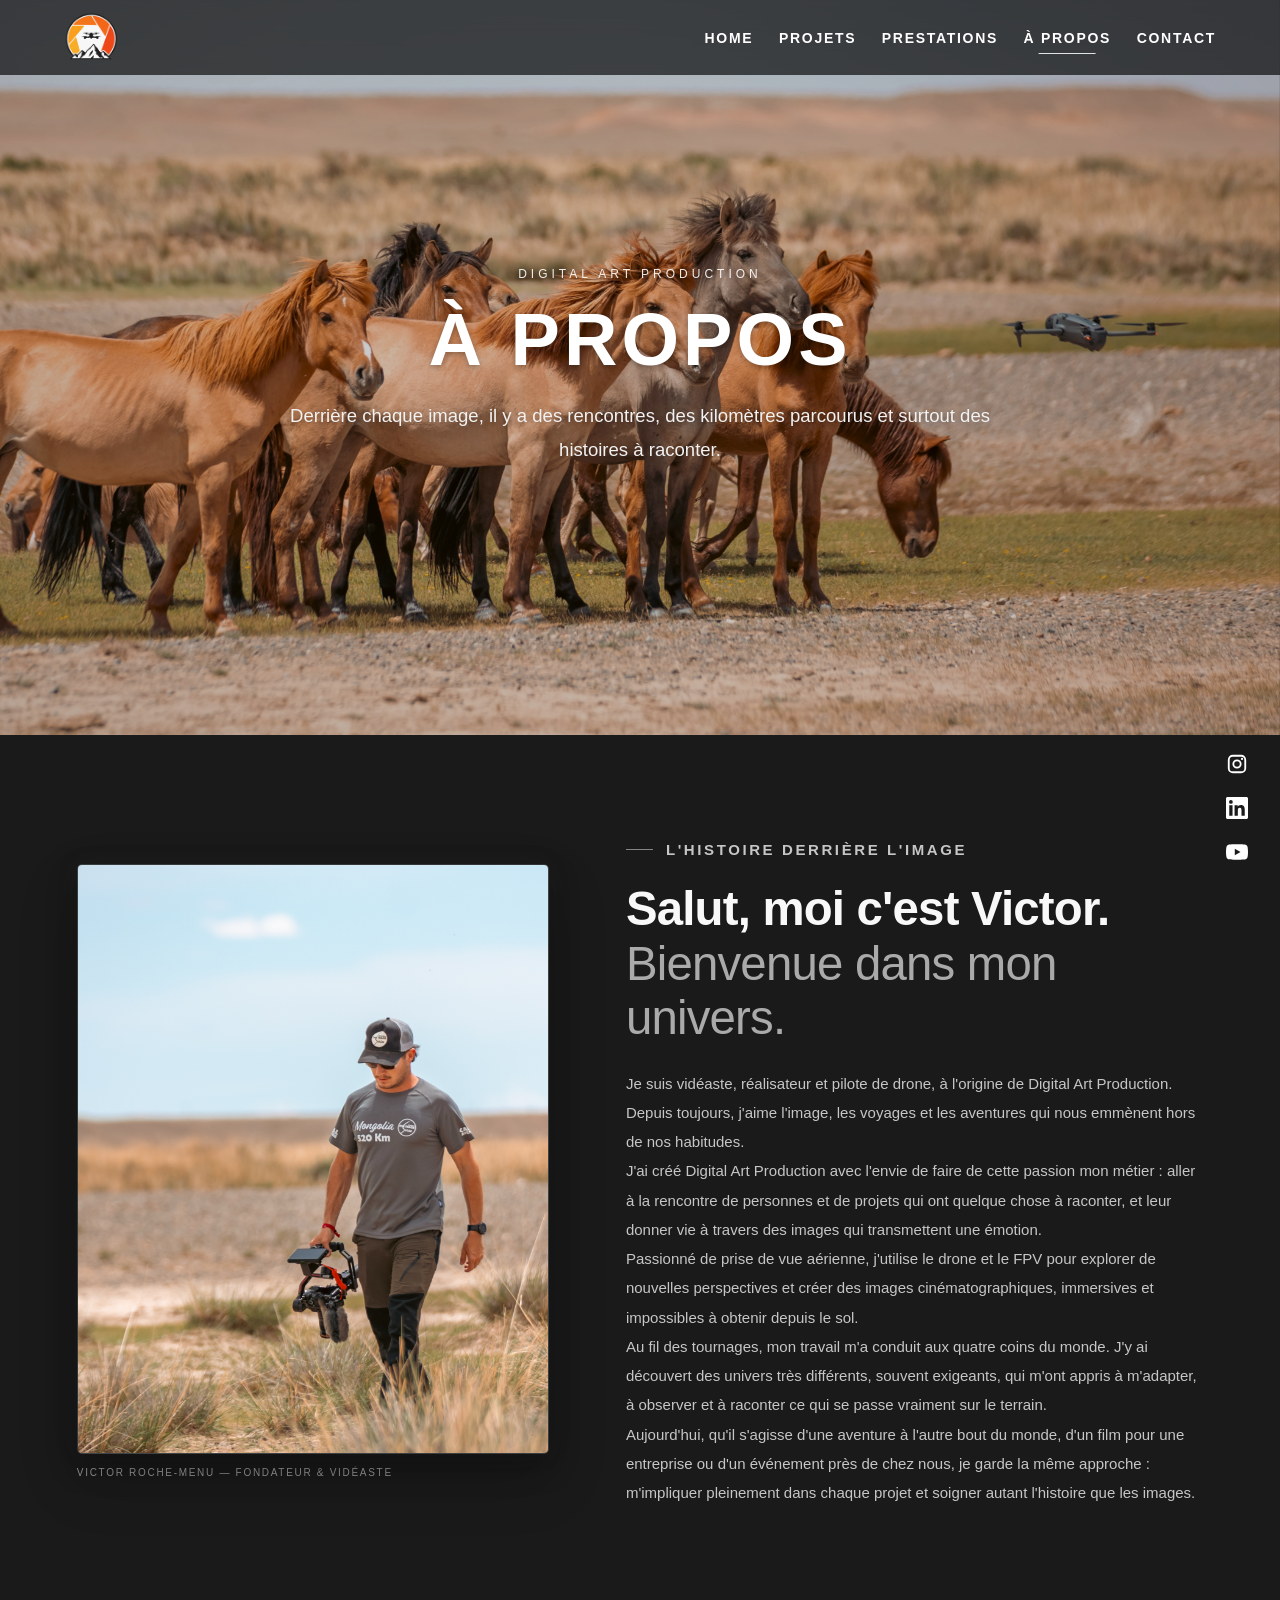
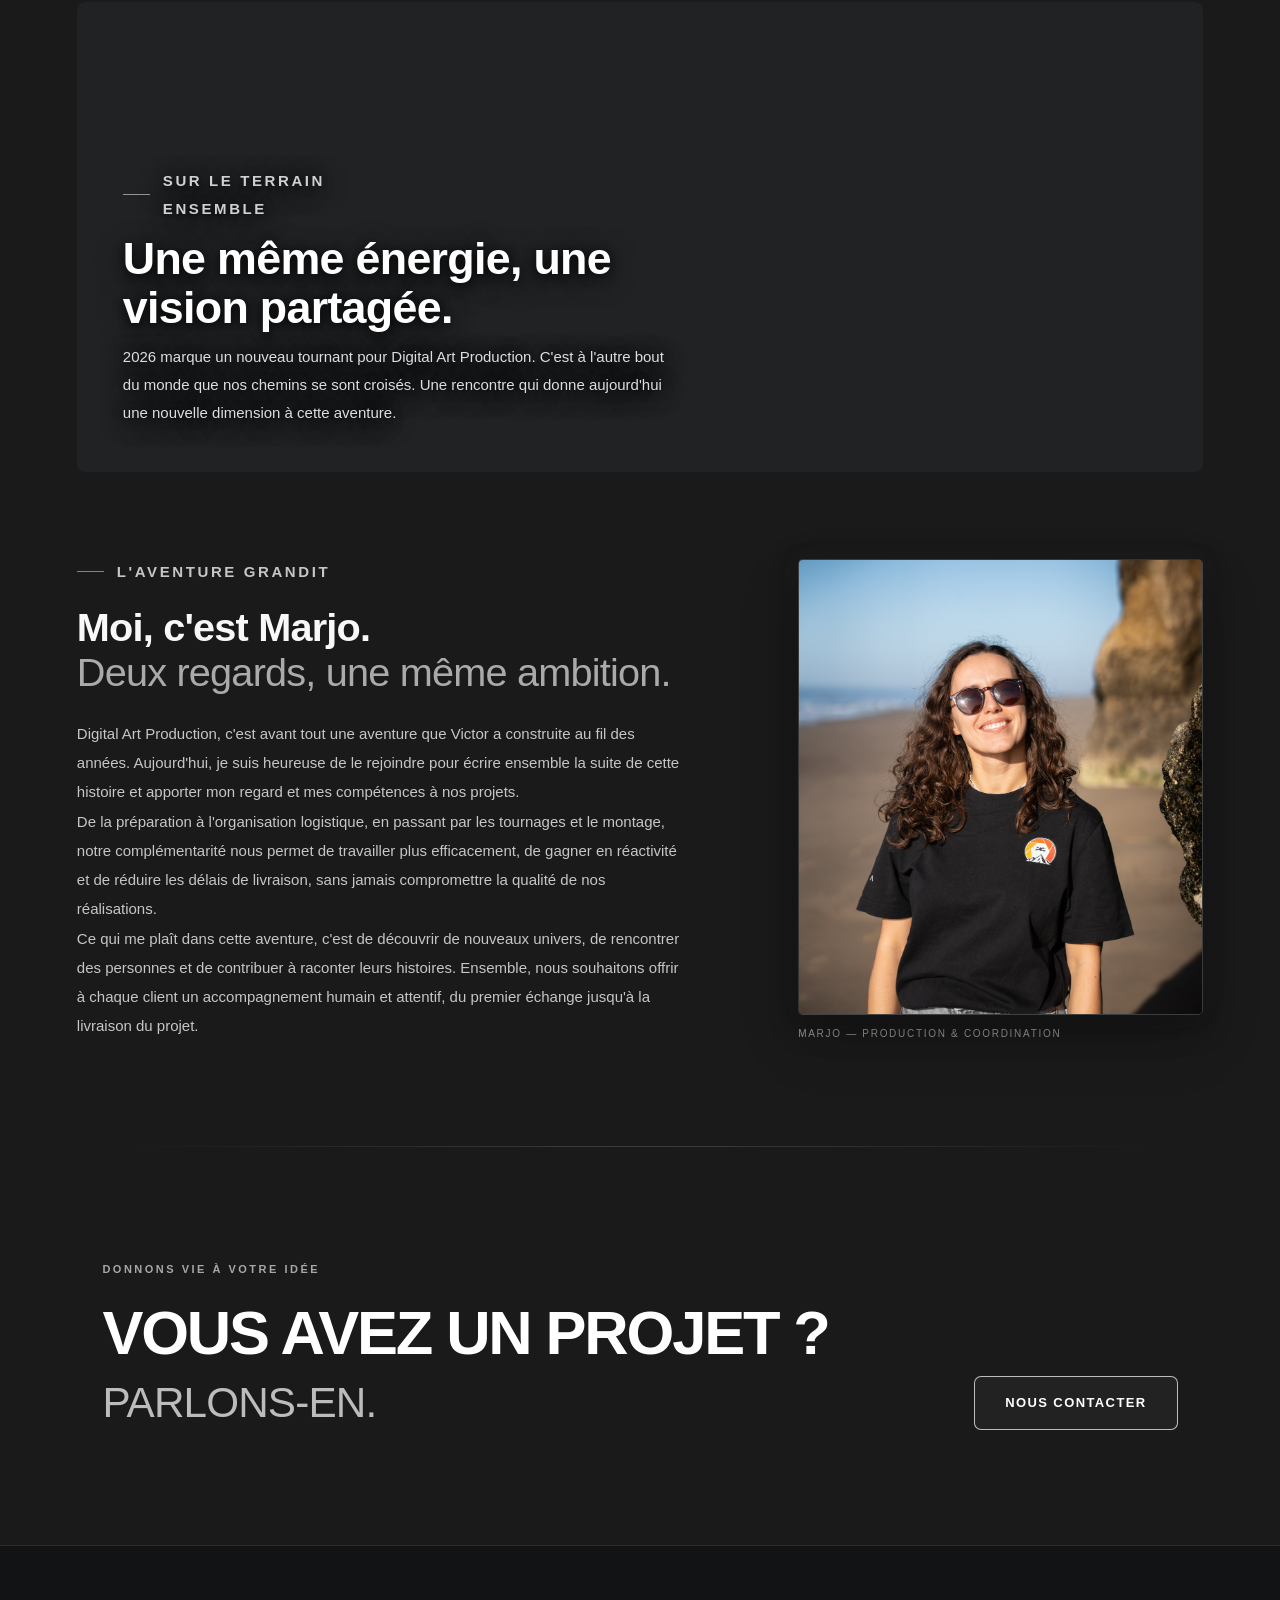
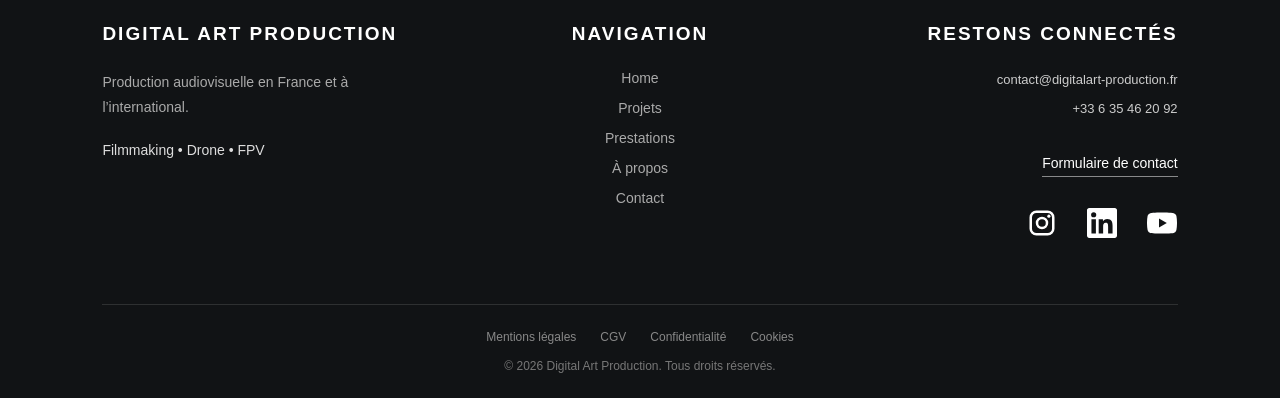
<file: apropos.html>
<!DOCTYPE html>
<html lang="fr">

<head>
    <!-- INFORMATIONS GÉNÉRALES -->
    <meta charset="UTF-8">
    <meta name="viewport" content="width=device-width, initial-scale=1.0">

    <meta
        name="description"
        content="Découvrez l’histoire de Digital Art Production, fondé par Victor Roche-Menu, et le travail de l’équipe Victor et Marjo en production audiovisuelle."
    >

    <title>À propos | Digital Art Production</title>

    <!-- FEUILLE DE STYLE -->
    <link rel="stylesheet" href="style.css">
    <style>
        /* Coordonnées et alignement de la colonne contact du footer */
        .site-footer .footer-contact-column { text-align: right; align-items: flex-end; }
        .site-footer .footer-contact-column .contact-details {
            display: flex;
            flex-direction: column;
            align-items: flex-end;
            gap: 10px;
            margin: 18px 0;
            padding: 0;
            text-align: right;
        }
        .site-footer .footer-contact-column .contact-details a {
            color: #ccc;
            font-size: 13px;
            line-height: 1.5;
            text-align: right;
            text-decoration: none;
            overflow-wrap: anywhere;
        }
        .site-footer .footer-contact-column .contact-details a:hover { color: #fff; }
        .site-footer .footer-contact-column .footer-socials { justify-content: flex-end; }
        .site-footer .footer-contact-column .footer-socials svg {
            width: 22px;
            height: 22px;
            display: block;
        }

        /* Photo sous la navigation, même bandeau semi-transparent que HOME. */
        .about-page .page-main { padding-top: 0; }
        .about-page .navbar {
            background: rgba(0, 0, 0, .65);
            -webkit-backdrop-filter: blur(12px);
            backdrop-filter: blur(12px);
        }

        /* À PROPOS — portraits éditoriaux, styles isolés à cette page */
        /* Bannière À PROPOS : photo fixe, voile anthracite uniforme sans fondu. */
        .about-page .page-hero {
            position: relative;
            display: flex;
            align-items: flex-end;
            justify-content: center;
            min-height: clamp(360px, 60svh, 630px);
            padding: clamp(110px, 14vh, 170px) 6% clamp(40px, 6vh, 76px);
            box-sizing: border-box;
            isolation: isolate;
            background-color: #17191b;
            background-image: url("images/chevaux.jpg");
            background-size: cover;
            background-position: center top;
            background-repeat: no-repeat;
            /* La photo reste figée sur ordinateur. */
            background-attachment: fixed;
            border: 0;
        }
        /* Filtre sombre uniforme sur la photo du haut : aucun dégradé. */
        .about-page .page-hero::after {
            content: "";
            position: absolute;
            top: 0;
            right: 0;
            bottom: -2px;
            left: 0;
            z-index: 0;
            pointer-events: none;
            /* Opacité constante sur toute la bannière. */
            background: rgba(15, 16, 18, .93);
        }
        .about-page .about-hero-intro {
            position: relative;
            width: min(900px, 100%);
            text-align: center;
            z-index: 1;
        }
        .about-page .about-hero-intro .page-eyebrow {
            color: rgba(255,255,255,.9);
            text-shadow: 0 1px 12px rgba(0,0,0,.5);
        }
        .about-page .about-hero-intro h1 {
            margin-bottom: 20px;
            color: #fff;
            font-size: clamp(42px, 6vw, 74px);
            line-height: 1.05;
            letter-spacing: .055em;
            text-shadow: 0 3px 26px rgba(0,0,0,.6);
        }
        .about-page .about-hero-intro .page-lead {
            color: #f2f2f2;
            text-shadow: 0 1px 12px rgba(0,0,0,.65);
        }
        @media (max-width: 820px) {
            .about-page .page-hero {
                min-height: 54svh;
                padding: 108px 7% 44px;
                background-attachment: scroll;
                background-position: center top;
            }
        }
        @media (max-width: 520px) {
            .about-page .page-hero {
                min-height: 51svh;
                padding: 104px 7% 38px;
                background-position: center top;
            }
            .about-page .about-hero-intro h1 { font-size: clamp(37px, 9vw, 52px); letter-spacing: .035em; }
            .about-page .about-hero-intro .page-lead { font-size: 14px; line-height: 1.7; }
        }
        .about-page .about-content { width: min(1190px, 88%); padding: 100px 0 105px; }
        .about-page .about-kicker {
            display: flex; align-items: center; gap: 13px;
            margin: 0 0 18px; color: #a6a6a6; font-size: 11px;
            font-weight: 700; letter-spacing: 2.6px; text-transform: uppercase;
        }
        .about-page .about-kicker::before {
            content: ""; flex: 0 0 27px; height: 1px; background: #858585;
        }
        .about-page .about-founder {
            display: grid; grid-template-columns: minmax(0, 0.90fr) minmax(0, 1.10fr);
            align-items: center; gap: clamp(40px, 6vw, 100px);
        }
        .about-page .about-photo { margin: 0; min-width: 0; }
        /* Portraits : profondeur discrète dans l'esprit des photos de HOME */
        .about-page .about-photo-frame {
            position: relative; overflow: hidden; border-radius: 5px;
            background: linear-gradient(135deg, #343739, #1e2022);
            border: 1px solid rgba(110,110,110,.25);
            box-shadow: 0 12px 30px rgba(0,0,0,.25),
                        0 25px 60px rgba(0,0,0,.18),
                        0 0 25px rgba(90,90,90,.08);
            transition: box-shadow .4s ease, transform .4s ease;
        }
        .about-page .about-photo-frame img {
            display: block; width: 100%; height: 100%; object-fit: cover;
            transition: transform .5s cubic-bezier(.22,1,.36,1);
        }
        @media (hover: hover) and (pointer: fine) {
            .about-page .about-photo-frame:hover {
                transform: translateY(-3px);
                box-shadow: 0 18px 38px rgba(0,0,0,.30),
                            0 30px 70px rgba(0,0,0,.20),
                            0 0 30px rgba(100,100,100,.10);
            }
            .about-page .about-photo-frame:hover img { transform: scale(1.012); }
        }
        /* Titre de chaque portrait : visible uniquement sur mobile */
        .about-page .about-mobile-photo-title { display: none; }

        .about-page .about-founder .about-photo-frame { aspect-ratio: 4 / 5; }
        .about-page .about-photo figcaption {
            margin-top: 13px; color: #9c9c9c; font-size: 10px;
            letter-spacing: 1.7px; text-transform: uppercase;
        }
        .about-page .about-heading { margin: 0 0 23px; font-size: clamp(32px, 3.7vw, 51px); line-height: 1.15; letter-spacing: -.8px; color: #f8f8f8; }
        .about-page .about-heading span { display: block; color: #aaa; font-weight: 400; }
        .about-page .about-story p { font-size: 15px; line-height: 1.95; color: #c6c6c6; }
        .about-page .about-story p + p { margin-top: 16px; }
        .about-page .about-duo-banner {
            position: relative;
            min-height: clamp(300px, 44vw, 470px);
            margin: 95px 0 85px;
            border-radius: 8px;
            overflow: hidden;
            border: 0;
            background: #202224;
            box-shadow: none;
        }
        /* Photo fixe « Sur le terrain ensemble » : aucun zoom au survol. */
        .about-page .about-duo-banner::before {
            content: "";
            position: absolute;
            inset: 0;
            z-index: 0;
            background: url('images/victor-marjo.jpg') center center / cover no-repeat fixed;
        }
        .about-page .about-duo-mobile-image { display: none; }
        .about-page .about-duo-banner::after {
            content: "";
            position: absolute;
            inset: 0;
            background: linear-gradient(90deg, rgba(14,15,16,.72) 0%, rgba(14,15,16,.30) 45%, rgba(14,15,16,.08) 100%);
        }
        .about-page .about-duo-banner-content {
            position: relative;
            z-index: 1;
            display: flex;
            flex-direction: column;
            justify-content: flex-end;
            align-items: flex-start;
            min-height: inherit;
            padding: clamp(28px, 4vw, 46px);
        }
        .about-page .about-duo-banner .about-kicker {
            margin-bottom: 12px;
            color: rgba(255,255,255,.80);
        }
        .about-page .about-duo-banner .about-kicker::before {
            background: rgba(255,255,255,.52);
        }
        .about-page .about-duo-banner h2 {
            max-width: 520px;
            margin: 0 0 12px;
            color: #fff;
            font-size: clamp(28px, 3.5vw, 46px);
            line-height: 1.08;
            letter-spacing: -.7px;
        }
        .about-page .about-duo-banner p {
            max-width: 560px;
            margin: 0;
            color: rgba(255,255,255,.86);
            font-size: 15px;
            line-height: 1.85;
        }
        .about-page .about-team {
            display: grid; grid-template-columns: minmax(0,1.15fr) minmax(0,.85fr);
            gap: clamp(38px, 6vw, 95px); align-items: center;
        }
        .about-page .about-team .about-photo { max-width: 405px; width: 100%; justify-self: end; }
        .about-page .about-team .about-photo-frame { aspect-ratio: 4 / 4.5; }
        .about-page .about-team .about-heading { font-size: clamp(30px,3.1vw,43px); }
        /* Même appel à projet que sur la page HOME ; styles locaux pour garder le fichier autonome. */
        .about-page .home-contact-cta { position: relative; padding: clamp(75px, 9vw, 125px) 8%; background: transparent; }
        .about-page .home-contact-cta-inner { width: min(1200px,100%); margin: 0 auto; display: grid; grid-template-columns: minmax(0,1fr) auto; align-items: end; gap: clamp(30px,6vw,100px); }
        .about-page .home-contact-cta-text { min-width: 0; }
        .about-page .home-contact-cta-kicker { margin: 0 0 22px; font-size: 11px; font-weight: 600; line-height: 1.5; letter-spacing: 2.5px; color: #a7a7a7; text-align: left; }
        .about-page .home-contact-cta #about-contact-title { margin: 0 0 9px; font-size: clamp(36px,4.8vw,68px); font-weight: 700; line-height: 1.12; letter-spacing: -.035em; color: #fff; text-align: left; }
        .about-page .home-contact-cta-subtitle { margin: 0; font-size: clamp(28px,3.3vw,46px); font-weight: 400; line-height: 1.25; letter-spacing: -.02em; color: #bcbcbc; text-align: left; }
        .about-page .home-contact-cta-button { display: inline-flex; align-items: center; justify-content: center; align-self: end; min-height: 54px; padding: 17px 30px; border: 1px solid rgba(255,255,255,.7); border-radius: 7px; background: rgba(255,255,255,.035); color: #fff; text-decoration: none; white-space: nowrap; font-family: Arial,sans-serif; font-size: 13px; font-weight: 700; letter-spacing: 1.4px; transition: background .3s ease,color .3s ease,transform .3s ease,border-color .3s ease; }
        .about-page .home-contact-cta-button:hover, .about-page .home-contact-cta-button:focus-visible { background: #fff; color: #1a1a1a; border-color: #fff; transform: translateY(-3px); }
        .about-page .home-contact-cta-button:focus-visible { outline: 2px solid #fff; outline-offset: 4px; }
        @media (max-width: 800px) {
            .about-page .home-contact-cta { padding: 75px 7% 85px; }
            .about-page .home-contact-cta-inner { grid-template-columns: 1fr; gap: 34px; justify-items: start; }
            .about-page .home-contact-cta #about-contact-title { font-size: clamp(31px,7vw,50px); }
            .about-page .home-contact-cta-subtitle { font-size: clamp(26px,6vw,38px); }
        }
        @media (prefers-reduced-motion: reduce) { .about-page .home-contact-cta-button { transition: none; } }
        @media (max-width: 820px) {
            .about-page .about-content { width: min(670px, 88%); padding: 70px 0 80px; }
            .about-page .about-founder, .about-page .about-team { grid-template-columns: 1fr; gap: 35px; }
            .about-page .about-founder .about-photo { max-width: 530px; }
            .about-page .about-team .about-photo { max-width: 460px; justify-self: start; }
            .about-page .about-team .about-photo { order: -1; }
            /* Titres sur les portraits, sans masquer les visages : bandeau bas dégradé. */
            .about-page .about-founder .about-photo-frame,
            .about-page .about-team .about-photo-frame { position: relative; }
            .about-page .about-mobile-photo-title {
                display: flex;
                position: absolute;
                z-index: 2;
                left: 0; right: 0; bottom: 0;
                flex-direction: column;
                align-items: flex-start;
                gap: 5px;
                padding: 68px 22px 23px;
                background: linear-gradient(to bottom, transparent 0%, rgba(0,0,0,.38) 36%, rgba(0,0,0,.84) 100%);
                color: #fff;
                pointer-events: none;
            }
            .about-page .about-mobile-photo-title strong {
                font-size: clamp(22px, 5vw, 30px);
                line-height: 1.16;
                font-weight: 700;
                letter-spacing: -.3px;
            }
            .about-page .about-mobile-photo-title > span:last-child {
                font-size: clamp(13px, 3.2vw, 17px);
                color: rgba(255,255,255,.85);
            }
            .about-page .about-mobile-photo-kicker {
                color: rgba(255,255,255,.76);
                font-size: 10px;
                text-transform: uppercase;
                letter-spacing: 1.9px;
                font-weight: 700;
            }
            /* Les titres restent dans le HTML pour l'accessibilité, mais ne sont plus répétés visuellement. */
            .about-page .about-founder .about-story > .about-heading,
            .about-page .about-team .about-story > .about-heading {
                position: absolute;
                width: 1px; height: 1px;
                padding: 0; margin: -1px;
                overflow: hidden;
                clip-path: inset(50%);
                white-space: nowrap;
                border: 0;
            }
            .about-page .about-founder .about-story > .about-kicker,
            .about-page .about-team .about-story > .about-kicker { display: none; }

            /* Carte compacte sur mobile : photo entière et texte intégré en dessous. */
            .about-page .about-duo-banner {
                min-height: 0;
                margin: 48px 0 48px;
                background: #202224;
                border-radius: 12px;
                border: 1px solid rgba(255,255,255,.09);
                overflow: hidden;
            }
            .about-page .about-duo-banner::before,
            .about-page .about-duo-banner::after { display: none; }
            .about-page .about-duo-mobile-image {
                display: block;
                width: 100%;
                height: auto;
                object-fit: contain;
            }
            .about-page .about-duo-banner-content {
                min-height: 0;
                padding: 22px;
                background: linear-gradient(160deg, #272a2c, #1c1e20);
            }
            .about-page .about-duo-banner .about-kicker { margin-bottom: 9px; font-size: 10px; letter-spacing: 1.7px; }
            .about-page .about-duo-banner h2 { font-size: clamp(23px, 4.7vw, 29px); line-height: 1.17; margin-bottom: 10px; }
            .about-page .about-duo-banner p { font-size: 13px; line-height: 1.65; }
        }
        @media (max-width: 520px) {
            .about-page .about-duo-banner {
                min-height: 0;
                margin: 36px 0 42px;
                border-radius: 10px;
            }
            .about-page .about-duo-banner-content { padding: 19px 18px 20px; }
            .about-page .about-duo-banner h2 { font-size: 23px; }
            .about-page .about-duo-banner p { font-size: 13px; line-height: 1.65; }
            .about-page .about-content { width: 88%; padding-top: 55px; }
            .about-page .about-founder .about-photo-frame { aspect-ratio: 4 / 4.5; }
            .about-page .about-team .about-photo-frame { aspect-ratio: 4 / 4; }
            .about-page .about-story p { font-size: 14px; }
            .about-page .about-mobile-photo-title { padding: 56px 17px 18px; }
        }
        @media (prefers-reduced-motion: reduce) {
            .about-page .about-photo-frame,
            .about-page .about-photo-frame img { transition: none; }
            .about-page .about-photo-frame:hover { transform: none; }
            .about-page .about-photo-frame:hover img { transform: none; }
        }

        /* FOND PARTAGÉ À PROPOS : même photo fixe sur toute la page. */
        body.about-page::before {
            background: url("images/chevaux.jpg") center top / cover no-repeat;
        }
        .about-page .page-main {
            background: transparent;
            padding-top: 0;
        }
        /* Bandeau du haut : laisse transparaître légèrement le fond unique. */
        .about-page .page-hero {
            background: transparent;
            background-image: none;
            background-attachment: initial;
        }
        .about-page .page-hero::after {
            inset: 0;
            background: rgba(15, 16, 18, .80);
        }
        /* Partie présentation : opaque jusqu'aux bords de la fenêtre. */
        .about-page .about-content {
            position: relative;
            isolation: isolate;
        }
        .about-page .about-content::before {
            content: "";
            position: absolute;
            inset: 0 auto 0 50%;
            transform: translateX(-50%);
            width: 100vw;
            z-index: -1;
            background: #1a1a1a;
            pointer-events: none;
        }
        /* Fenêtre sur la même image : aucun voile coloré devant la photo. */
        .about-page .about-duo-banner::before {
            background: url("images/victor-marjo.jpg") center 10% / cover no-repeat fixed;
        }
        .about-page .about-duo-banner::after { display: none; }
        .about-page .about-duo-banner-content {
            text-shadow: 0 2px 11px rgba(0,0,0,.82), 0 5px 27px rgba(0,0,0,.6);
        }
        /* CTA final : fond opaque comme les biographies. */
        .about-page .home-contact-cta { background: #1a1a1a; }
        @media (max-width: 820px) {
            /* Même composition sur mobile : titre au-dessus du fond fixe partagé. */
            .about-page .page-hero { background: transparent; }
            .about-page .page-hero::after { background: rgba(15, 16, 18, .80); }

            /* Carte « Sur le terrain ensemble » : texte à nouveau superposé
               à la photo, sans panneau gris séparé, comme sur ordinateur. */
            .about-page .about-duo-banner {
                display: grid;
                min-height: 0;
                background: #202224;
                border: 0;
            }
            .about-page .about-duo-banner::before,
            .about-page .about-duo-banner::after { display: none; }
            .about-page .about-duo-mobile-image {
                display: block;
                width: 100%;
                height: auto;
                grid-area: 1 / 1;
                object-fit: contain;
            }
            .about-page .about-duo-banner-content {
                grid-area: 1 / 1;
                align-self: stretch;
                justify-content: flex-end;
                padding: 22px;
                min-height: 0;
                background: linear-gradient(to bottom,
                    transparent 0%,
                    rgba(0,0,0,.06) 34%,
                    rgba(0,0,0,.74) 100%);
                text-shadow: 0 2px 10px rgba(0,0,0,.88),
                             0 3px 20px rgba(0,0,0,.65);
            }
            .about-page .about-duo-banner .about-kicker { color: #f1f1f1; }
            .about-page .about-duo-banner p { color: #fff; }
        }
        @media (max-width: 520px) {
            .about-page .about-duo-banner-content { padding: 17px 16px; }
            .about-page .about-duo-banner h2 { font-size: clamp(20px, 5.5vw, 25px); }
            .about-page .about-duo-banner p { font-size: 12px; line-height: 1.45; }
        }
    </style>
    <style>

        /* HAUTEUR UNIFORME DES BANNIÈRES INTERNES — HOME EXCLUE
           Une même hauteur mesurée depuis le haut de la fenêtre,
           quelles que soient les photos et les particularités de chaque page. */
        .page-main { padding-top: 0 !important; }
        .page-main > .page-hero {
            height: 490px !important;
            min-height: 490px !important;
            max-height: 490px !important;
            box-sizing: border-box !important;
        }
        @media (max-width: 900px) {
            .page-main > .page-hero {
                height: 420px !important;
                min-height: 420px !important;
                max-height: 420px !important;
            }
        }
        @media (max-width: 650px) {
            .page-main > .page-hero {
                height: 360px !important;
                min-height: 360px !important;
                max-height: 360px !important;
            }
        }
    </style>
<style id="mobile-centered-page-headers">

/* Ajustement exclusif mobile : bandeaux de pages uniformes et centrés */
@media (max-width:650px) {
  body .page-main > header.page-hero {
    box-sizing: border-box !important;
    display: flex !important;
    flex-direction: column !important;
    align-items: center !important;
    justify-content: center !important;
    text-align: center !important;
    height: 360px !important;
    min-height: 360px !important;
    max-height: 360px !important;
    padding: 75px 6% 0 !important;
  }
  body .page-main > header.page-hero .page-eyebrow {
    margin-top: 0 !important;
    margin-bottom: 10px !important;
  }
  body .page-main > header.page-hero h1 {
    font-size: clamp(29px,7.8vw,38px) !important;
    line-height: 1.12 !important;
    letter-spacing: .035em !important;
    margin: 0 0 12px !important;
  }
  body .page-main > header.page-hero .page-lead {
    font-size: 12px !important;
    line-height: 1.55 !important;
    max-width: 560px !important;
    margin: 0 auto !important;
  }
  body.about-page .page-main > header.page-hero .about-hero-intro {
    display: flex !important;
    flex-direction: column !important;
    align-items: center !important;
    justify-content: center !important;
    width: 100% !important;
    margin: 0 auto !important;
  }
  body.cgv-page header.cgv-hero {
    box-sizing: border-box !important;
    display: flex !important;
    flex-direction: column !important;
    justify-content: center !important;
    align-items: center !important;
    text-align: center !important;
    height: 360px !important;
    min-height: 360px !important;
    max-height: 360px !important;
    padding: 75px 6% 0 !important;
  }
  body.cgv-page header.cgv-hero h1 {
    font-size: clamp(29px,7.8vw,38px) !important;
    margin: 0 0 12px !important;
    line-height: 1.12 !important;
  }
  body.cgv-page header.cgv-hero .cgv-subtitle {
    font-size: 12px !important;
    line-height: 1.55 !important;
  }
  .mobile-header-br { display: block !important; }
}
@media (min-width:651px) {
  .mobile-header-br { display: none !important; }
}
</style>
<style id="desktop-uniform-hero-2026">
/* En-têtes harmonisés PC + tablette + mobile. HOME exclue. */
body .page-main > header.page-hero,
body.cgv-page .page-main > header.cgv-hero {
  position: relative !important;
  isolation: isolate !important;
  box-sizing: border-box !important;
  display: flex !important;
  flex-flow: column nowrap !important;
  align-items: center !important;
  justify-content: center !important;
  text-align: center !important;
  overflow: hidden !important;
  height: 735px !important;
  min-height: 735px !important;
  max-height: 735px !important;
  padding: 0 6% !important;
  gap: 0 !important;
}
/* Voile noir uniforme de 20 % + vignettage discret sur les bords. */
body .page-main > header.page-hero::before,
body.cgv-page .page-main > header.cgv-hero::before {
  content: "" !important;
  display: block !important;
  position: absolute !important;
  inset: 0 !important;
  width: 100% !important;
  height: 100% !important;
  z-index: 0 !important;
  pointer-events: none !important;
  background: radial-gradient(ellipse at center,
              rgba(0,0,0,0) 42%, rgba(0,0,0,.11) 100%),
              rgba(0,0,0,.20) !important;
  opacity: 1 !important;
}
/* Empêcher un ancien voile de se superposer au nouveau. */
body .page-main > header.page-hero::after,
body.cgv-page .page-main > header.cgv-hero::after {
  content: none !important;
  display: none !important;
}
/* En-tête À PROPOS : conserver le groupe des textes centré. */
body.about-page .page-main > header.page-hero .about-hero-intro {
  display: flex !important;
  flex-flow: column nowrap !important;
  justify-content: center !important;
  align-items: center !important;
  text-align: center !important;
  width: 100% !important;
  margin: 0 !important;
  padding: 0 !important;
}
body .page-main > header.page-hero > *,
body.cgv-page .page-main > header.cgv-hero > * {
  position: relative !important;
  z-index: 1 !important;
  flex: 0 0 auto !important;
}
body .page-main > header.page-hero h1,
body .page-main > header.page-hero .page-eyebrow,
body .page-main > header.page-hero .page-lead,
body.cgv-page .page-main > header.cgv-hero h1,
body.cgv-page .page-main > header.cgv-hero .cgv-overline,
body.cgv-page .page-main > header.cgv-hero .cgv-subtitle,
body.cgv-page .page-main > header.cgv-hero .cgv-version {
  text-shadow: 0 2px 6px rgba(0,0,0,.32) !important;
}
@media (min-width: 651px) and (max-width: 900px) {
  body .page-main > header.page-hero,
  body.cgv-page .page-main > header.cgv-hero {
    height: 420px !important;
    min-height: 420px !important;
    max-height: 420px !important;
    padding: 0 6% !important;
  }
}
@media (max-width: 650px) {
  body .page-main > header.page-hero,
  body.cgv-page .page-main > header.cgv-hero {
    height: 360px !important;
    min-height: 360px !important;
    max-height: 360px !important;
    padding: 0 6% !important;
  }
}
</style>
<style id="hero-match-projets-two-layouts-2026">
/* Alignement des bandeaux sur PROJETS : 2 modes seulement (<=800 / >=801). */
@media (min-width: 801px) {
  body .page-main > header.page-hero {
    height: 735px !important;
    min-height: 735px !important;
    max-height: 735px !important;
    padding: 0 6% !important;
    display: flex !important;
    flex-direction: column !important;
    align-items: center !important;
    justify-content: center !important;
    text-align: center !important;
  }
  body .page-main > header.page-hero .page-lead { margin: 0 auto !important; }
}
@media (max-width: 800px) {
  body .page-main > header.page-hero {
    position: relative !important;
    height: 540px !important;
    min-height: 540px !important;
    max-height: 540px !important;
    padding: 0 6% !important;
    display: flex !important;
    flex-direction: column !important;
    align-items: center !important;
    justify-content: center !important;
    text-align: center !important;
  }

  body.about-page .page-main > header.page-hero .about-hero-intro { position: static !important; }

  body .page-main > header.page-hero h1 {
    position: absolute !important;
    top: calc(50% + 38px) !important;
    left: 0 !important;
    width: 100% !important;
    margin: 0 !important;
    transform: translateY(-50%) !important;
    text-align: center !important;
    z-index: 2 !important;
  }
  body .page-main > header.page-hero .page-eyebrow {
    position: absolute !important;
    bottom: calc(50% - 38px + 34px) !important;
    left: 0 !important;
    width: 100% !important;
    margin: 0 !important;
    text-align: center !important;
    z-index: 2 !important;
  }
  body .page-main > header.page-hero .page-lead {
    position: absolute !important;
    top: calc(50% + 38px + 34px) !important;
    left: 50% !important;
    width: min(290px, 84%) !important;
    max-width: 290px !important;
    margin: 0 !important;
    transform: translateX(-50%) !important;
    white-space: normal !important;
    text-align: center !important;
    z-index: 2 !important;
  }

}
</style>
<style id="about-mobile-editorial-layout-2026">
/* Mise en page des biographies sur mobile uniquement. Aucun texte supprimé. */
@media (max-width: 800px) {
  .about-page .about-content {
    width: min(630px, 90%);
    padding: 38px 0 54px;
  }
  .about-page .about-founder,
  .about-page .about-team {
    display: grid;
    grid-template-columns: minmax(0, 1fr);
    gap: 17px;
    align-items: start;
  }
  .about-page .about-founder .about-photo,
  .about-page .about-team .about-photo {
    width: 100%;
    max-width: 100%;
    margin: 0;
  }
  .about-page .about-team .about-photo { order: -1; }
  .about-page .about-founder .about-photo-frame,
  .about-page .about-team .about-photo-frame {
    width: 100%;
    height: clamp(190px, 49vw, 300px);
    aspect-ratio: auto;
    border-radius: 9px;
    box-shadow: 0 9px 25px rgba(0,0,0,.22);
  }
  .about-page .about-photo-frame picture {
    display: block;
    height: 100%;
    width: 100%;
  }
  .about-page .about-photo-frame picture img {
    display: block;
    width: 100%;
    height: 100%;
    object-fit: cover;
    object-position: center 35%;
  }
  .about-page .about-photo figcaption {
    margin-top: 7px;
    font-size: 9px;
    letter-spacing: 1.1px;
  }
  .about-page .about-mobile-photo-title {
    padding: 45px 17px 15px;
  }
  .about-page .about-mobile-photo-title strong {
    font-size: clamp(20px, 4.9vw, 27px);
  }
  .about-page .about-mobile-photo-title > span:last-child {
    font-size: clamp(12px, 3vw, 15px);
  }
  .about-page .about-story {
    padding: 0 3px;
    max-width: 66ch;
  }
  .about-page .about-story p {
    font-size: 14px;
    line-height: 1.76;
    color: #d0d0d0;
    text-align: left;
    overflow-wrap: break-word;
  }
  .about-page .about-story p + p { margin-top: 13px; }
  .about-page .about-duo-banner {
    margin: 35px 0 38px;
    border-radius: 9px;
  }
  .about-page .about-team { margin-top: 0; }
}
@media (max-width: 420px) {
  .about-page .about-founder .about-photo-frame,
  .about-page .about-team .about-photo-frame { height: 205px; }
  .about-page .about-story p { font-size: 13.5px; line-height: 1.72; }
}
</style>
<style id="about-mobile-story-carousel-2026">
/* Smartphone uniquement : les images mobiles conservent leur ratio natif et aucun texte n'est coupé. */
.about-page .about-carousel-controls { display: none; }
.about-page .about-reading-carousel { display: contents; }
@media (max-width: 800px) {
  .about-page .about-content { width: 100%; padding: 42px 0 55px; overflow: hidden; }
  .about-page .about-founder, .about-page .about-team { display: flex; flex-direction: column; gap: 0; }
  .about-page .about-founder .about-photo, .about-page .about-team .about-photo {
    order: 0; width: min(560px, 88%); max-width: none; margin: 0 auto;
  }
  .about-page .about-founder .about-photo-frame, .about-page .about-team .about-photo-frame {
    height: auto !important; aspect-ratio: auto !important; overflow: visible;
    background: transparent; border: 0; box-shadow: none; transform: none;
  }
  .about-page .about-photo-frame picture, .about-page .about-photo-frame picture img {
    display: block; width: 100%; height: auto !important; aspect-ratio: auto !important;
  }
  .about-page .about-photo-frame picture img { object-fit: contain; border-radius: 10px; transform: none !important; }
  .about-page .about-mobile-photo-title {
    position: static; padding: 16px 0 7px; background: none;
    gap: 4px; color: #fff;
  }
  .about-page .about-mobile-photo-title strong { font-size: clamp(24px,6.2vw,32px); }
  .about-page .about-mobile-photo-title > span:last-child { color: #b9bbbd; font-size: 14px; }
  .about-page .about-photo figcaption { margin: 1px 0 0; text-align: left; }
  .about-page .about-founder .about-story, .about-page .about-team .about-story {
    order: 1; padding: 20px 0 0; width: 100%; max-width: none;
  }
  .about-page .about-reading-carousel {
    display: flex; flex-direction: row; gap: 12px;
    overflow-x: auto; overflow-y: hidden; scroll-snap-type: x mandatory;
    scroll-padding-inline: 6%; padding: 3px 6% 12px;
    scrollbar-width: none; -webkit-overflow-scrolling: touch; overscroll-behavior-inline: contain;
  }
  .about-page .about-reading-carousel::-webkit-scrollbar { display:none; }
  .about-page .about-reading-carousel .about-slide {
    box-sizing: border-box; flex: 0 0 88%; scroll-snap-align: center;
    display: flex; align-items: center; padding: 25px 23px;
    min-height: 250px; border: 1px solid rgba(255,255,255,.14);
    border-radius: 12px; background: linear-gradient(145deg,#292c2e,#1b1d1f);
    box-shadow: 0 8px 20px rgba(0,0,0,.11);
  }
  .about-page .about-reading-carousel .about-slide p {
    margin: 0 !important; font-size: 14px; line-height: 1.78;
    color: #dedede; text-align: left;
  }
  .about-page .about-carousel-controls {
    display:flex; align-items:center; justify-content:space-between; gap: 8px;
    width:88%; margin: 10px auto 0;
  }
  .about-page .about-carousel-hint { font: 700 9px/1.5 Arial,sans-serif; letter-spacing: 1.1px; color:#aeb1b3; }
  .about-page .about-carousel-actions { display:flex; align-items:center; gap:12px; }
  .about-page .about-carousel-actions button {
    width: 37px; height: 37px; border: 1px solid #777; border-radius: 50%;
    background: #292b2d; color: white; font-size: 19px; cursor:pointer;
  }
  .about-page .about-carousel-actions button:disabled { opacity:.30; cursor:default; }
  .about-page .about-carousel-actions button:focus-visible { outline:2px solid white; outline-offset:3px; }
  .about-page .about-carousel-count { min-width: 42px; text-align:center; font: 600 11px Arial,sans-serif; color:#d0d2d4; }
  .about-page .about-duo-banner { width: 88%; margin: 42px auto; }
  .about-page .about-team { margin: 0; }
}
@media (prefers-reduced-motion: reduce) { .about-page .about-reading-carousel { scroll-behavior:auto; } }
</style>
<style id="about-mobile-polish-2026">
/* Mobile : titres AVANT portraits, sans toucher au rendu ordinateur. */
@media (max-width: 800px) {
  .about-page .about-founder .about-photo-frame,
  .about-page .about-team .about-photo-frame {
    display: flex;
    flex-direction: column-reverse;
    align-items: stretch;
    gap: 15px;
  }
  .about-page .about-mobile-photo-title {
    position: static;
    display: flex;
    align-items: flex-start;
    padding: 0;
    margin: 0;
    background: none;
    text-align: left;
    pointer-events: auto;
  }
  .about-page .about-mobile-photo-title .about-mobile-photo-kicker {
    color: #aeb0b2;
    text-transform: uppercase;
    font-size: 10px;
    letter-spacing: 1.8px;
    font-weight: 700;
    margin-bottom: 5px;
  }
  .about-page .about-mobile-photo-title strong { color: #fff; line-height: 1.15; }
  .about-page .about-mobile-photo-title > span:last-child { line-height: 1.4; }
  .about-page .about-photo figcaption { margin-top: 9px; }

  /* Encadré « Sur le terrain ensemble » : récit et photo séparés, sans texte sur l'image. */
  .about-page .about-duo-banner {
    display: flex;
    flex-direction: column;
    width: min(560px, 88%);
    min-height: 0;
    margin: 46px auto 48px;
    padding: 0;
    overflow: hidden;
    border: 1px solid rgba(255,255,255,.13);
    border-radius: 13px;
    background: #222426;
    box-shadow: 0 14px 34px rgba(0,0,0,.20);
  }
  .about-page .about-duo-banner::before,
  .about-page .about-duo-banner::after { display: none; }
  .about-page .about-duo-banner-content {
    order: 0;
    display: flex;
    flex-direction: column;
    align-items: flex-start;
    justify-content: flex-start;
    grid-area: auto;
    min-height: 0;
    padding: 26px 25px 25px;
    background: transparent;
    text-shadow: none;
  }
  .about-page .about-duo-banner .about-kicker {
    margin: 0 0 12px;
    color: #aeb0b2;
    font-size: 10px;
    letter-spacing: 1.7px;
  }
  .about-page .about-duo-banner .about-kicker::before { background: #888; }
  .about-page .about-duo-banner h2 {
    margin: 0 0 12px;
    max-width: 100%;
    font-size: clamp(25px, 6.1vw, 35px);
    line-height: 1.18;
    letter-spacing: -.5px;
    color: #fff;
    text-shadow: none;
  }
  .about-page .about-duo-banner p:not(.about-kicker) {
    margin: 0;
    max-width: 100%;
    font-size: 14px;
    line-height: 1.75;
    color: #cfd0d2;
    text-shadow: none;
  }
  .about-page .about-duo-mobile-image {
    order: 1;
    display: block;
    grid-area: auto;
    width: 100%;
    height: auto;
    object-fit: contain;
    border-top: 1px solid rgba(255,255,255,.08);
  }
}
@media (max-width: 420px) {
  .about-page .about-duo-banner-content { padding: 23px 20px 22px; }
  .about-page .about-duo-banner p:not(.about-kicker) { font-size: 13.5px; line-height: 1.72; }
}
</style>
<style id="about-mobile-portrait-as-first-slide-2026">
/* Le portrait devient la première carte des carrousels sur mobile seulement. */
.about-page .about-slide-portrait { display: none; }
@media (max-width: 800px) {
  .about-page .about-founder > .about-photo,
  .about-page .about-team > .about-photo { display: none !important; }
  .about-page .about-founder .about-story,
  .about-page .about-team .about-story { order: 0; padding-top: 0; }
  .about-page .about-reading-carousel .about-slide-portrait {
    display: flex; flex-direction: column; justify-content: center;
    align-items: center; gap: 13px; padding: 20px 17px 17px;
    min-height: 0;
  }
  .about-page .about-slide-portrait-heading {
    width: 100%; display: flex; flex-direction: column; align-items: flex-start;
    gap: 5px; text-align: left;
  }
  .about-page .about-slide-portrait-heading > span {
    font: 700 10px/1.5 Arial,sans-serif; letter-spacing: 1.6px; color: #aeb0b2;
  }
  .about-page .about-slide-portrait-heading strong {
    font-size: clamp(21px, 5.7vw, 29px); line-height: 1.15; color: #fff;
  }
  .about-page .about-slide-portrait-heading small {
    font-size: 13px; line-height: 1.5; color: #bec0c2;
  }
  .about-page .about-slide-portrait picture {
    display: flex; justify-content: center; align-items: center;
    width: 100%; height: auto;
  }
  .about-page .about-slide-portrait picture img {
    display: block; width: auto; max-width: 100%; height: auto;
    max-height: 295px; object-fit: contain; border-radius: 8px;
  }
  .about-page .about-slide-portrait-caption {
    width: 100%; font-size: 9px; line-height: 1.5;
    letter-spacing: 1.1px; color: #aeb0b2; text-align: left;
  }
  .about-page .about-founder .about-story > .about-kicker,
  .about-page .about-team .about-story > .about-kicker,
  .about-page .about-founder .about-story > .about-heading,
  .about-page .about-team .about-story > .about-heading { display: none !important; }
  .about-page .about-founder .about-story, .about-page .about-team .about-story { width: 100%; }
}
</style>
<style id="about-mobile-titles-outside-carousel-2026">
/* Titres visibles hors du carrousel ; premier panneau photo uniquement.
   Les cartes de texte retrouvent le style d'origine. Aucun impact desktop. */
@media (max-width: 800px) {
  .about-page .about-founder .about-story > .about-kicker,
  .about-page .about-team .about-story > .about-kicker {
    display: flex !important;
    width: 88%;
    margin: 0 auto 13px;
  }
  .about-page .about-founder .about-story > .about-heading,
  .about-page .about-team .about-story > .about-heading {
    display: block !important;
    width: 88%;
    margin: 0 auto 24px;
    font-size: clamp(26px, 6.7vw, 36px);
    line-height: 1.18;
  }
  .about-page .about-reading-carousel .about-slide-portrait {
    justify-content: center;
    padding: 15px;
    gap: 11px;
  }
  .about-page .about-slide-portrait picture img {
    width: auto;
    max-width: 100%;
    max-height: 295px;
    height: auto;
    object-fit: contain;
  }
}
</style>
<style id="about-mobile-final-portrait-cards-2026">
/* Mobile : titres de présentation hors du carrousel et portraits recadrés au format des cartes. */
@media (max-width: 800px) {
  .about-page .about-founder .about-story > .about-heading,
  .about-page .about-team .about-story > .about-heading {
    display: block !important;
    width: 88%;
    margin: 0 auto 22px;
  }
  .about-page .about-reading-carousel .about-slide.about-slide-portrait {
    position: relative;
    display: block;
    flex: 0 0 88%;
    height: 300px;
    min-height: 300px;
    padding: 0;
    overflow: hidden;
    isolation: isolate;
    border-radius: 12px;
    background: #222426;
  }
  .about-page .about-reading-carousel .about-slide-portrait picture {
    position: absolute;
    inset: 0;
    display: block;
    width: 100%;
    height: 100%;
  }
  .about-page .about-reading-carousel .about-slide-portrait picture img {
    display: block;
    width: 100%;
    max-width: none;
    height: 100%;
    max-height: none;
    object-fit: cover;
    object-position: center center;
    border-radius: 0;
  }
  .about-page .about-reading-carousel .about-slide-portrait-caption {
    position: absolute;
    z-index: 1;
    left: 0;
    right: 0;
    bottom: 0;
    width: 100%;
    padding: 42px 18px 16px;
    background: linear-gradient(to bottom, transparent, rgba(0,0,0,.75));
    color: #fff;
    text-align: left;
  }
}
</style>
<style id="about-mobile-visible-intros-fix">
/* Annule le masquage historique des titres, uniquement sur mobile. */
@media (max-width: 800px) {
  .about-page .about-founder .about-story > h2.about-heading,
  .about-page .about-team .about-story > h2.about-heading {
    display: block !important;
    position: static !important;
    width: 88% !important;
    height: auto !important;
    margin: 0 auto 22px !important;
    padding: 0 !important;
    overflow: visible !important;
    clip: auto !important;
    clip-path: none !important;
    white-space: normal !important;
    visibility: visible !important;
    opacity: 1 !important;
    border: 0 !important;
    text-align: left;
  }
}
</style>
<style id="about-mobile-uniform-carousel-cards-2026">
/* Cartes de même taille dans les deux carrousels, portraits compris.
   Le format PC reste inchangé. */
@media (max-width: 800px) {
  .about-page .about-reading-carousel {
    align-items: stretch;
  }
  .about-page .about-reading-carousel > .about-slide,
  .about-page .about-reading-carousel > .about-slide.about-slide-portrait {
    box-sizing: border-box;
    flex: 0 0 88%;
    width: 88%;
    height: 450px;
    min-height: 450px;
    max-height: 450px;
    border-radius: 12px;
  }
  /* Les textes longs restent intégralement lisibles, par défilement vertical de la carte. */
  .about-page .about-reading-carousel > .about-slide:not(.about-slide-portrait) {
    overflow-x: hidden;
    overflow-y: auto;
    align-items: center;
    scrollbar-width: thin;
    -webkit-overflow-scrolling: touch;
  }
  .about-page .about-reading-carousel > .about-slide.about-slide-portrait {
    padding: 0;
    overflow: hidden;
  }
  .about-page .about-reading-carousel > .about-slide-portrait picture,
  .about-page .about-reading-carousel > .about-slide-portrait picture img {
    width: 100%;
    height: 100%;
  }
  .about-page .about-reading-carousel > .about-slide-portrait picture img {
    object-fit: cover;
    object-position: center;
  }
}
</style>
<style id="about-victor-slides-3-5-2026">
/* Images réservées aux cartes mobiles : aucun changement de mise en page sur PC. */
.about-page .about-victor-side-photo { display: none; }
@media (max-width: 800px) {
  /* Cartes 3 et 5 : image latérale dans la carte de 450px, sans déformation. */
  .about-page .about-reading-carousel > .about-slide.about-victor-side-card {
    display: flex;
    flex-direction: row;
    align-items: stretch;
    justify-content: flex-start;
    gap: 0;
    padding: 0;
    overflow: hidden;
  }
  .about-page .about-reading-carousel > .about-slide.about-victor-side-card .about-victor-side-photo {
    display: block;
    width: 43%;
    height: 100%;
    flex: 0 0 43%;
    object-fit: cover;
    object-position: center;
  }
  .about-page .about-reading-carousel > .about-slide.about-victor-side-card .about-victor-side-copy {
    flex: 1 1 0;
    min-width: 0;
    display: flex;
    align-items: center;
    padding: 17px 13px;
    overflow-x: hidden;
    overflow-y: auto;
  }
  .about-page .about-reading-carousel > .about-slide.about-victor-side-card .about-victor-side-copy p {
    font-size: 12.5px;
    line-height: 1.65;
  }
  .about-page .about-reading-carousel > .about-slide.about-victor-photo-right {
    flex-direction: row;
  }
  .about-page .about-reading-carousel > .about-slide.about-victor-photo-right .about-victor-side-photo {
    order: 2;
  }
  .about-page .about-reading-carousel > .about-slide.about-victor-photo-right .about-victor-side-copy {
    order: 1;
  }
}
</style>
<style id="about-mobile-carousel-typography-2026">
/* Typographie plus lisible : seulement sur mobile, sur les deux carrousels. */
@media (max-width: 800px) {
  /* Cartes de texte sans photo : présence renforcée sans changer le format. */
  .about-page .about-reading-carousel > .about-slide:not(.about-slide-portrait):not(.about-victor-side-card) p {
    font-size: 16.5px;
    line-height: 1.75;
  }
  /* Cartes 3 et 5 de Victor : texte un peu plus grand à côté de la photo. */
  .about-page .about-reading-carousel > .about-slide.about-victor-side-card .about-victor-side-copy p {
    font-size: 17.5px;
    line-height: 1.65;
  }
}
</style>
<style id="about-mobile-final-carousel-adjustments-2026">
/* Ajustements uniquement pour la version mobile ; bureau intact. */
.about-page .about-marjo-side-photo { display: none; }
@media (max-width: 800px) {
  /* Chevaux : cadrage haut droit de la bannière et du fond fixe. */
  body.about-page::before { background-position: right top !important; }
  .about-page .page-main > header.page-hero { background-position: right top !important; }

  /* Victor : uniquement les cartes contenant du texte sans photo. */
  .about-page .about-founder .about-reading-carousel > .about-slide:not(.about-slide-portrait):not(.about-victor-side-card) p {
    font-size: 18px;
    line-height: 1.6;
  }

  /* Marjo, carte 4 : texte à gauche, photo à droite, mêmes dimensions que les autres cartes. */
  .about-page .about-team .about-reading-carousel > .about-slide.about-marjo-side-card {
    display: flex;
    flex-direction: row;
    align-items: stretch;
    justify-content: flex-start;
    padding: 0;
    gap: 0;
    overflow: hidden;
  }
  .about-page .about-team .about-marjo-side-copy {
    flex: 1 1 0;
    min-width: 0;
    display: flex;
    align-items: center;
    padding: 16px 12px;
    overflow-y: auto;
    overflow-x: hidden;
    -webkit-overflow-scrolling: touch;
  }
  .about-page .about-team .about-marjo-side-copy p {
    font-size: 17.5px !important;
    line-height: 1.6 !important;
  }
  .about-page .about-team .about-marjo-side-photo {
    display: block;
    flex: 0 0 40%;
    width: 40%;
    height: 100%;
    object-fit: cover;
    object-position: center;
  }
}
</style>
<style id="about-mobile-crop-and-centered-reading-2026">
/* Retouches mobile uniquement : fond, police et centrage des cartes sans image. */
@media (max-width: 800px) {
  /* Déplacement de 15% de largeur/hauteur d'écran depuis l'ancrage haut droit. */
  body.about-page::before,
  .about-page .page-main > header.page-hero {
    background-position: calc(100% + 25vw) calc(0px - 20vh) !important;
  }
  /* Les cartes sans photo sont centrées dans la hauteur utile du carrousel. */
  .about-page .about-founder .about-reading-carousel > .about-slide:not(.about-slide-portrait):not(.about-victor-side-card),
  .about-page .about-team .about-reading-carousel > .about-slide:not(.about-slide-portrait):not(.about-marjo-side-card) {
    justify-content: center;
    align-items: center;
  }
  .about-page .about-team .about-reading-carousel > .about-slide:not(.about-slide-portrait):not(.about-marjo-side-card) p {
    font-size: 18px !important;
    line-height: 1.6 !important;
  }
}
</style>
<style id="about-duo-mobile-zoom-135">
/* Sur le terrain ensemble : zoom photo 35 % sur mobile seulement. */
.about-page .about-duo-image-frame { display: contents; }
@media (max-width: 800px) {
  .about-page .about-duo-image-frame {
    display: block;
    order: 1;
    width: 100%;
    overflow: hidden;
    line-height: 0;
    border-top: 1px solid rgba(255,255,255,.08);
  }
  .about-page .about-duo-image-frame .about-duo-mobile-image {
    display: block;
    width: 100%;
    height: auto;
    transform: scale(1.35);
    transform-origin: center center;
    border-top: 0;
  }
}
</style>
<style id="about-mobile-carousel-text-center-2026">
/* Alignement horizontal de tous les textes dans les carrousels, sans effet sur PC. */
@media (max-width: 800px) {
  .about-page .about-reading-carousel .about-slide p,
  .about-page .about-reading-carousel .about-victor-side-copy p,
  .about-page .about-reading-carousel .about-marjo-side-copy p {
    text-align: center !important;
  }
  .about-page .about-reading-carousel .about-victor-side-copy,
  .about-page .about-reading-carousel .about-marjo-side-copy {
    justify-content: center;
  }
}
</style>
<style id="about-mobile-selected-slide-alignment-2026">
/* Alignement du texte des cartes avec image ; autres cartes inchangées. */
@media (max-width: 800px) {
  /* Victor, carte 3 : image à gauche, texte aligné à gauche. */
  .about-page .about-founder .about-victor-side-card:not(.about-victor-photo-right) .about-victor-side-copy p {
    text-align: left !important;
  }
  /* Victor, carte 5 : image à droite, texte aligné à droite. */
  .about-page .about-founder .about-victor-photo-right .about-victor-side-copy p {
    text-align: right !important;
  }
  /* Marjo, carte 3 : image à droite, texte aligné à droite. */
  .about-page .about-team .about-marjo-side-card .about-marjo-side-copy p {
    text-align: right !important;
  }
}
</style>
<style id="about-mobile-background-transparency-2026">
/* Sur mobile : photo chevaux ancrée en haut, fond gris laissant apparaître 10 % de l'image. */
@media (max-width: 800px) {
  body.about-page::before,
  .about-page .page-main > header.page-hero {
    background-position: calc(100% + 25vw) top !important;
  }
  .about-page .about-content::before {
    background: rgba(26, 26, 26, 0.90) !important;
  }
}
</style>
<style id="about-mobile-stable-background-and-side-text-2026">
/* Mobile : hauteur fixe de référence évitant les recadrages au défilement
   lors de l'apparition/disparition des barres du navigateur. */
@media (max-width: 800px) {
  body.about-page::before {
    top: 0 !important;
    right: 0 !important;
    bottom: auto !important;
    left: 0 !important;
    height: 100vh !important;
    height: 100lvh !important;
    min-height: 100lvh !important;
    background-size: cover !important;
    background-position: calc(100% + 25vw) top !important;
  }
  /* Cartes Victor 3 et 5 : 17,5 px / 2. */
  .about-page .about-founder .about-reading-carousel > .about-slide.about-victor-side-card .about-victor-side-copy p {
    font-size: 12px !important;
  }
  /* Carte Marjo 3 : 17,5 px / 2. */
  .about-page .about-team .about-reading-carousel > .about-slide.about-marjo-side-card .about-marjo-side-copy p {
    font-size: 12px !important;
  }
}
</style>
<style id="about-mobile-carousel-sizing-2026">
/* Mobile uniquement : cartes légèrement élargies et raccourcies. */
@media (max-width: 800px) {
  .about-page .about-reading-carousel {
    padding-left: 4%;
    padding-right: 4%;
    scroll-padding-inline: 4%;
  }
  .about-page .about-reading-carousel > .about-slide,
  .about-page .about-reading-carousel > .about-slide.about-slide-portrait {
    flex: 0 0 92%;
    width: 92%;
    height: 425px;
    min-height: 425px;
    max-height: 425px;
  }
  .about-page .about-carousel-controls { width: 92%; }
  /* Trois cartes avec photo : Victor 3 et 5, Marjo 3. */
  .about-page .about-founder .about-reading-carousel > .about-slide.about-victor-side-card .about-victor-side-copy p,
  .about-page .about-team .about-reading-carousel > .about-slide.about-marjo-side-card .about-marjo-side-copy p {
    font-size: 14px !important;
  }
}
</style>
<style id="about-contact-title-single-line-mobile">
/* Garder le titre du bloc contact sur une ligne, uniquement sur mobile. */
@media (max-width: 800px) {
  .about-page .home-contact-cta #about-contact-title {
    white-space: nowrap;
    font-size: clamp(17px, 5.4vw, 31px);
    letter-spacing: -0.035em;
  }
}
</style>
</head>

<body class="about-page">

    <!-- =========================================
         1. MENU DE NAVIGATION
    ========================================= -->

    <nav class="navbar" aria-label="Navigation principale">

        <!-- LOGO COULEUR -->
        <a
            href="index.html"
            class="nav-logo"
            aria-label="Accueil Digital Art Production"
        >
            <img
                src="images/logo-couleur.png"
                alt="Digital Art Production"
            >
        </a>

        <!-- MENU HAMBURGER -->
        <button
            class="menu-toggle"
            type="button"
            aria-label="Ouvrir le menu"
            aria-expanded="false"
            aria-controls="nav-links"
        >
            <span></span>
            <span></span>
            <span></span>
        </button>

        <!-- LIENS DE NAVIGATION -->
        <div class="nav-links" id="nav-links">

            <a href="index.html">HOME</a>

            <a href="projets.html">PROJETS</a>

            <a href="prestations.html">PRESTATIONS</a>

            <a href="apropos.html" aria-current="page">
                À PROPOS
            </a>

            <a href="contact.html">CONTACT</a>

        </div>

    </nav>


    <!-- =========================================
         2. CONTENU PRINCIPAL
    ========================================= -->

    <main class="page-main">
        <header class="page-hero">
            <div class="about-hero-intro">
                <p class="page-eyebrow">DIGITAL ART PRODUCTION</p>
                <h1>À PROPOS</h1>
                <p class="page-lead">Derrière chaque image, il y a des rencontres, des kilomètres parcourus et surtout des histoires à raconter.</p>
            </div>
        </header>

        <div class="page-content about-content">
            <!-- VICTOR : PORTRAIT ET PARCOURS. Texte modifiable à tout moment. -->
            <section class="about-founder" aria-labelledby="about-victor-title">
                <figure class="about-photo">
                    <div class="about-photo-frame">
                        <picture>
                            <source media="(max-width: 800px)" srcset="images/photo-bio-mobile.jpg">
                            <img src="images/photo-bio.jpg" alt="Victor Roche-Menu, fondateur de Digital Art Production" loading="lazy" width="800" height="1000">
                        </picture>
                        <div class="about-mobile-photo-title" aria-hidden="true">
                            <span class="about-mobile-photo-kicker">Le fondateur</span>
                            <strong>Salut, moi c'est Victor.</strong>
                            <span>Bienvenue dans mon univers.</span>
                        </div>
                    </div>
                    <figcaption>Victor Roche-Menu — Fondateur &amp; vidéaste</figcaption>
                </figure>

                <div class="about-story">
                    <p class="about-kicker">L'histoire derrière l'image</p>
                    <h2 class="about-heading" id="about-victor-title">Salut, moi c'est Victor.<span>Bienvenue dans mon univers.</span></h2>
                    <div class="about-reading-carousel" aria-label="Parcours de Victor">
                        <div class="about-slide about-slide-portrait" aria-label="Portrait de Victor">
                            <picture><img src="images/photo-bio.jpg" alt="Victor Roche-Menu, fondateur de Digital Art Production" loading="lazy"></picture>
                            <div class="about-slide-portrait-caption">VICTOR ROCHE-MENU · FONDATEUR &amp; VIDÉASTE</div>
                        </div>
                        
                        <div class="about-slide"><p>Je suis vidéaste, réalisateur et pilote de drone, à l'origine de Digital Art Production. Depuis toujours, j'aime l'image, les voyages et les aventures qui nous emmènent hors de nos habitudes.</p></div>
                        <div class="about-slide about-victor-side-card" aria-label="Créer Digital Art Production">
                            <img class="about-victor-side-photo" src="images/victor2.jpg" alt="Victor en tournage" loading="lazy">
                            <div class="about-victor-side-copy"><p>J'ai créé Digital Art Production avec l'envie de faire de cette passion mon métier : aller à la rencontre de personnes et de projets qui ont quelque chose à raconter, et leur donner vie à travers des images qui transmettent une émotion.</p></div>
                        </div>
                        <div class="about-slide"><p>Passionné de prise de vue aérienne, j'utilise le drone et le FPV pour explorer de nouvelles perspectives et créer des images cinématographiques, immersives et impossibles à obtenir depuis le sol.</p></div>
                        <div class="about-slide about-victor-side-card about-victor-photo-right" aria-label="Tournages autour du monde">
                            <img class="about-victor-side-photo" src="images/victor3.jpg" alt="Victor sur le terrain, photographie complémentaire" loading="lazy">
                            <div class="about-victor-side-copy"><p>Au fil des tournages, mon travail m'a conduit aux quatre coins du monde. J'y ai découvert des univers très différents, souvent exigeants, qui m'ont appris à m'adapter, à observer et à raconter ce qui se passe vraiment sur le terrain.</p></div>
                        </div>
                        <div class="about-slide"><p>Aujourd'hui, qu'il s'agisse d'une aventure à l'autre bout du monde, d'un film pour une entreprise ou d'un événement près de chez nous, je garde la même approche : m'impliquer pleinement dans chaque projet et soigner autant l'histoire que les images.</p></div>
                    </div>
                    <div class="about-carousel-controls" aria-label="Navigation du récit">
                      <span class="about-carousel-hint">GLISSEZ POUR DÉCOUVRIR</span>
                      <div class="about-carousel-actions"><button class="about-carousel-prev" type="button" aria-label="Texte précédent">←</button><span class="about-carousel-count" aria-live="polite">01 / 06</span><button class="about-carousel-next" type="button" aria-label="Texte suivant">→</button></div>
                    </div></div>
            </section>

            <section class="about-duo-banner" aria-label="Victor et Marjo sur le terrain">
                <div class="about-duo-image-frame"><img class="about-duo-mobile-image" src="images/victor-marjo.jpg" alt="Victor et Marjo ensemble" loading="lazy"></div>
                <div class="about-duo-banner-content">
                    <p class="about-kicker">Sur le terrain ensemble</p>
                    <h2>Une même énergie, une vision partagée.</h2>
                    <p>2026 marque un nouveau tournant pour Digital Art Production. C'est à l'autre bout du monde que nos chemins se sont croisés. Une rencontre qui donne aujourd'hui une nouvelle dimension à cette aventure.</p>
                </div>
            </section>

            <!-- MARJO : UNE PLACE À PART ENTIÈRE DANS L'ÉQUIPE -->
            <section class="about-team" aria-labelledby="about-marjo-title">
                <div class="about-story">
                    <p class="about-kicker">L'aventure grandit</p>
                    <h2 class="about-heading" id="about-marjo-title">Moi, c'est Marjo.<span>Deux regards, une même ambition.</span></h2>
                    <div class="about-reading-carousel" aria-label="Parcours de Marjo">
                        <div class="about-slide about-slide-portrait" aria-label="Portrait de Marjo">
                            <picture><img src="images/marjo.jpg" alt="Marjo, membre de l'équipe Digital Art Production" loading="lazy"></picture>
                            <div class="about-slide-portrait-caption">MARJO · PRODUCTION &amp; COORDINATION</div>
                        </div>
                        
                        <div class="about-slide"><p>Digital Art Production, c'est avant tout une aventure que Victor a construite au fil des années. Aujourd'hui, je suis heureuse de le rejoindre pour écrire ensemble la suite de cette histoire et apporter mon regard et mes compétences à nos projets.</p></div>
                        <div class="about-slide about-marjo-side-card" aria-label="Le rôle de Marjo">
                            <div class="about-marjo-side-copy"><p>De la préparation à l'organisation logistique, en passant par les tournages et le montage, notre complémentarité nous permet de travailler plus efficacement, de gagner en réactivité et de réduire les délais de livraison, sans jamais compromettre la qualité de nos réalisations.</p></div>
                            <img class="about-marjo-side-photo" src="images/marjo2.jpg" alt="Marjo sur le terrain" loading="lazy">
                        </div>
                        <div class="about-slide"><p>Ce qui me plaît dans cette aventure, c'est de découvrir de nouveaux univers, de rencontrer des personnes et de contribuer à raconter leurs histoires. Ensemble, nous souhaitons offrir à chaque client un accompagnement humain et attentif, du premier échange jusqu'à la livraison du projet.</p></div>
                    </div>
                    <div class="about-carousel-controls" aria-label="Navigation du récit">
                      <span class="about-carousel-hint">GLISSEZ POUR DÉCOUVRIR</span>
                      <div class="about-carousel-actions"><button class="about-carousel-prev" type="button" aria-label="Texte précédent">←</button><span class="about-carousel-count" aria-live="polite">01 / 03</span><button class="about-carousel-next" type="button" aria-label="Texte suivant">→</button></div>
                    </div></div>

                <figure class="about-photo">
                    <div class="about-photo-frame">
                        <picture>
                            <source media="(max-width: 800px)" srcset="images/marjo-mobile.jpg">
                            <img src="images/marjo.jpg" alt="Marjo, membre de l'équipe Digital Art Production" loading="lazy" width="800" height="900">
                        </picture>
                        <div class="about-mobile-photo-title" aria-hidden="true">
                            <span class="about-mobile-photo-kicker">L'aventure grandit</span>
                            <strong>Moi, c'est Marjo.</strong>
                            <span>Deux regards, une même ambition.</span>
                        </div>
                    </div>
                    <figcaption>Marjo — Production &amp; coordination</figcaption>
                </figure>
            </section>

        </div>

        <!-- Appel à projet identique à la section de la page HOME -->
        <section class="home-contact-cta" aria-labelledby="about-contact-title">
            <div class="home-contact-cta-inner">
                <div class="home-contact-cta-text">
                    <p class="home-contact-cta-kicker">DONNONS VIE À VOTRE IDÉE</p>
                    <h2 id="about-contact-title">VOUS AVEZ UN PROJET ?</h2>
                    <p class="home-contact-cta-subtitle">PARLONS-EN.</p>
                </div>
                <a class="home-contact-cta-button" href="contact.html">NOUS CONTACTER</a>
            </div>
        </section>
    </main>


    <!-- =========================================
         3. FOOTER
    ========================================= -->

    <footer class="site-footer">
        <div class="footer-container">
            <div class="footer-column footer-brand">
                <h3>DIGITAL ART PRODUCTION</h3>
                <p>Production audiovisuelle en France et à l’international.</p>
                <p class="footer-specialties">Filmmaking • Drone • FPV</p>
            </div>

            <div class="footer-column">
                <h4>NAVIGATION</h4>
                <nav class="footer-links" aria-label="Navigation de pied de page">
                    <a href="index.html">Home</a>
                    <a href="projets.html">Projets</a>
                    <a href="prestations.html">Prestations</a>
                    <a href="apropos.html">À propos</a>
                    <a href="contact.html">Contact</a>
                </nav>
            </div>

            <div class="footer-column footer-contact-column">
                <h4>RESTONS CONNECTÉS</h4>
                <div class="contact-details">
                    <a href="mailto:contact@digitalart-production.fr">contact@digitalart-production.fr</a>
                    <a href="tel:+33635462092">+33 6 35 46 20 92</a>
                </div>
                <a class="footer-contact" href="contact.html">Formulaire de contact</a>

                <div class="footer-socials">
                    <!-- Instagram -->
                    <a href="https://www.instagram.com/victor_rochemenu/" target="_blank" rel="noopener noreferrer" aria-label="Instagram" title="Instagram">
                        <svg viewBox="0 0 24 24" fill="currentColor" aria-hidden="true">
                            <path d="M7.5 2h9A5.5 5.5 0 0 1 22 7.5v9a5.5 5.5 0 0 1-5.5 5.5h-9A5.5 5.5 0 0 1 2 16.5v-9A5.5 5.5 0 0 1 7.5 2zm0 2A3.5 3.5 0 0 0 4 7.5v9A3.5 3.5 0 0 0 7.5 20h9a3.5 3.5 0 0 0 3.5-3.5v-9A3.5 3.5 0 0 0 16.5 4h-9z"/>
                            <path d="M12 7a5 5 0 1 1 0 10 5 5 0 0 1 0-10zm0 2a3 3 0 1 0 0 6 3 3 0 0 0 0-6z"/>
                            <circle cx="17.5" cy="6.5" r="1.25"/>
                        </svg>
                    </a>
                    <!-- LinkedIn : tracé unique correct, même dimensions que les autres logos -->
                    <a href="https://www.linkedin.com/in/victor-roche-menu-60917814a/" target="_blank" rel="noopener noreferrer" aria-label="LinkedIn" title="LinkedIn">
                        <svg viewBox="0 0 24 24" fill="currentColor" aria-hidden="true">
                            <path d="M20.447 20.452h-3.554v-5.569c0-1.328-.027-3.037-1.852-3.037-1.853 0-2.136 1.445-2.136 2.939v5.667H9.35V9h3.414v1.561h.049c.476-.9 1.637-1.85 3.37-1.85 3.601 0 4.267 2.37 4.267 5.455v6.286zM5.337 7.433a2.062 2.062 0 1 1 0-4.124 2.062 2.062 0 0 1 0 4.124zm1.782 13.019H3.555V9H7.12v11.452zM22.225 0H1.771C.792 0 0 .774 0 1.729v20.542C0 23.227.792 24 1.771 24h20.451C23.2 24 24 23.227 24 22.271V1.729C24 .774 23.2 0 22.222 0h.003z"/>
                        </svg>
                    </a>
                    <!-- YouTube -->
                    <a href="https://www.youtube.com/@DigitalArt_Prod" target="_blank" rel="noopener noreferrer" aria-label="YouTube Digital Art Production" title="YouTube">
                        <svg viewBox="0 0 24 24" fill="currentColor" aria-hidden="true">
                            <path d="M23.5 6.2a3 3 0 0 0-2.1-2.1C19.55 3.6 12 3.6 12 3.6s-7.55 0-9.4.5A3 3 0 0 0 .5 6.2 31.1 31.1 0 0 0 0 12a31.1 31.1 0 0 0 .5 5.8 3 3 0 0 0 2.1 2.1c1.85.5 9.4.5 9.4.5s7.55 0 9.4-.5a3 3 0 0 0 2.1-2.1A31.1 31.1 0 0 0 24 12a31.1 31.1 0 0 0-.5-5.8zM9.6 15.6V8.4l6.25 3.6-6.25 3.6z"/>
                        </svg>
                    </a>
                </div>
            </div>
        </div>

        <div class="footer-bottom">
            <p>© 2026 Digital Art Production. Tous droits réservés.</p>
            <div class="footer-legal">
                <a href="mentions-legales.html">Mentions légales</a>
                <a href="cgv.html">CGV</a>
                <a href="confidentialite.html">Confidentialité</a>
                <a href="cookies.html">Cookies</a>
            </div>
        </div>
    </footer>


    <!-- =========================================
         4. JAVASCRIPT
    ========================================= -->

<script id="about-mobile-story-carousel-script">
(() => {
  document.querySelectorAll('.about-page .about-story').forEach(story => {
    const track = story.querySelector('.about-reading-carousel');
    const controls = story.querySelector('.about-carousel-controls');
    if (!track || !controls) return;
    const slides = [...track.querySelectorAll('.about-slide')];
    const prev = controls.querySelector('.about-carousel-prev');
    const next = controls.querySelector('.about-carousel-next');
    const count = controls.querySelector('.about-carousel-count');
    const current = () => {
      const center = track.scrollLeft + track.clientWidth / 2;
      let best = 0, dist = Infinity;
      slides.forEach((slide, index) => {
        const difference = Math.abs(slide.offsetLeft - track.offsetLeft + slide.offsetWidth / 2 - center);
        if (difference < dist) { dist = difference; best = index; }
      });
      return best;
    };
    const update = () => {
      const index = current();
      count.textContent = String(index + 1).padStart(2,'0') + ' / ' + String(slides.length).padStart(2,'0');
      prev.disabled = index === 0;
      next.disabled = index === slides.length - 1;
    };
    const go = step => {
      const index = Math.max(0, Math.min(slides.length-1, current() + step));
      const slide = slides[index];
      const left = slide.offsetLeft - track.offsetLeft - (track.clientWidth - slide.clientWidth)/2;
      track.scrollTo({left, behavior: window.matchMedia('(prefers-reduced-motion: reduce)').matches ? 'instant' : 'smooth'});
    };
    prev.addEventListener('click', () => go(-1));
    next.addEventListener('click', () => go(1));
    track.addEventListener('scroll', update, {passive:true});
    window.addEventListener('resize', update);
    update();
  });
})();
</script>

    <script src="script.js"></script>

</body>
</html>
</file>
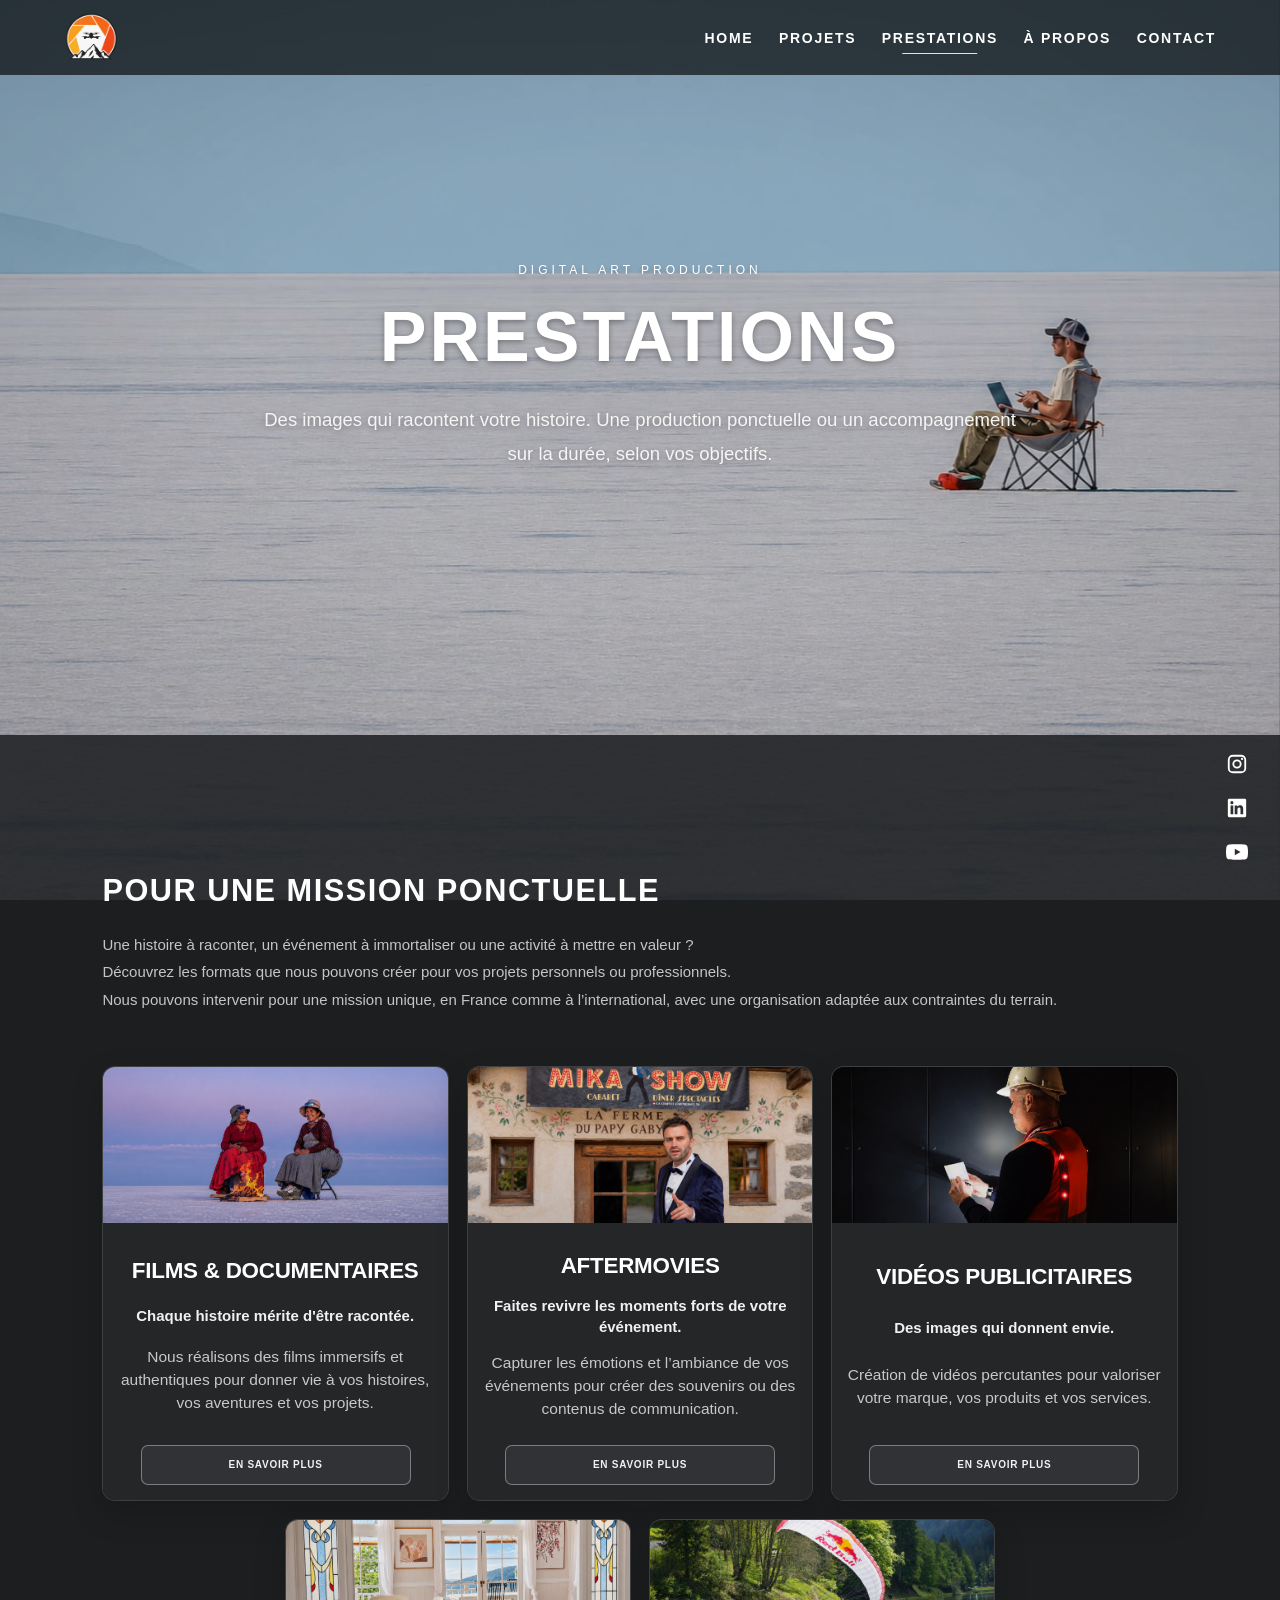
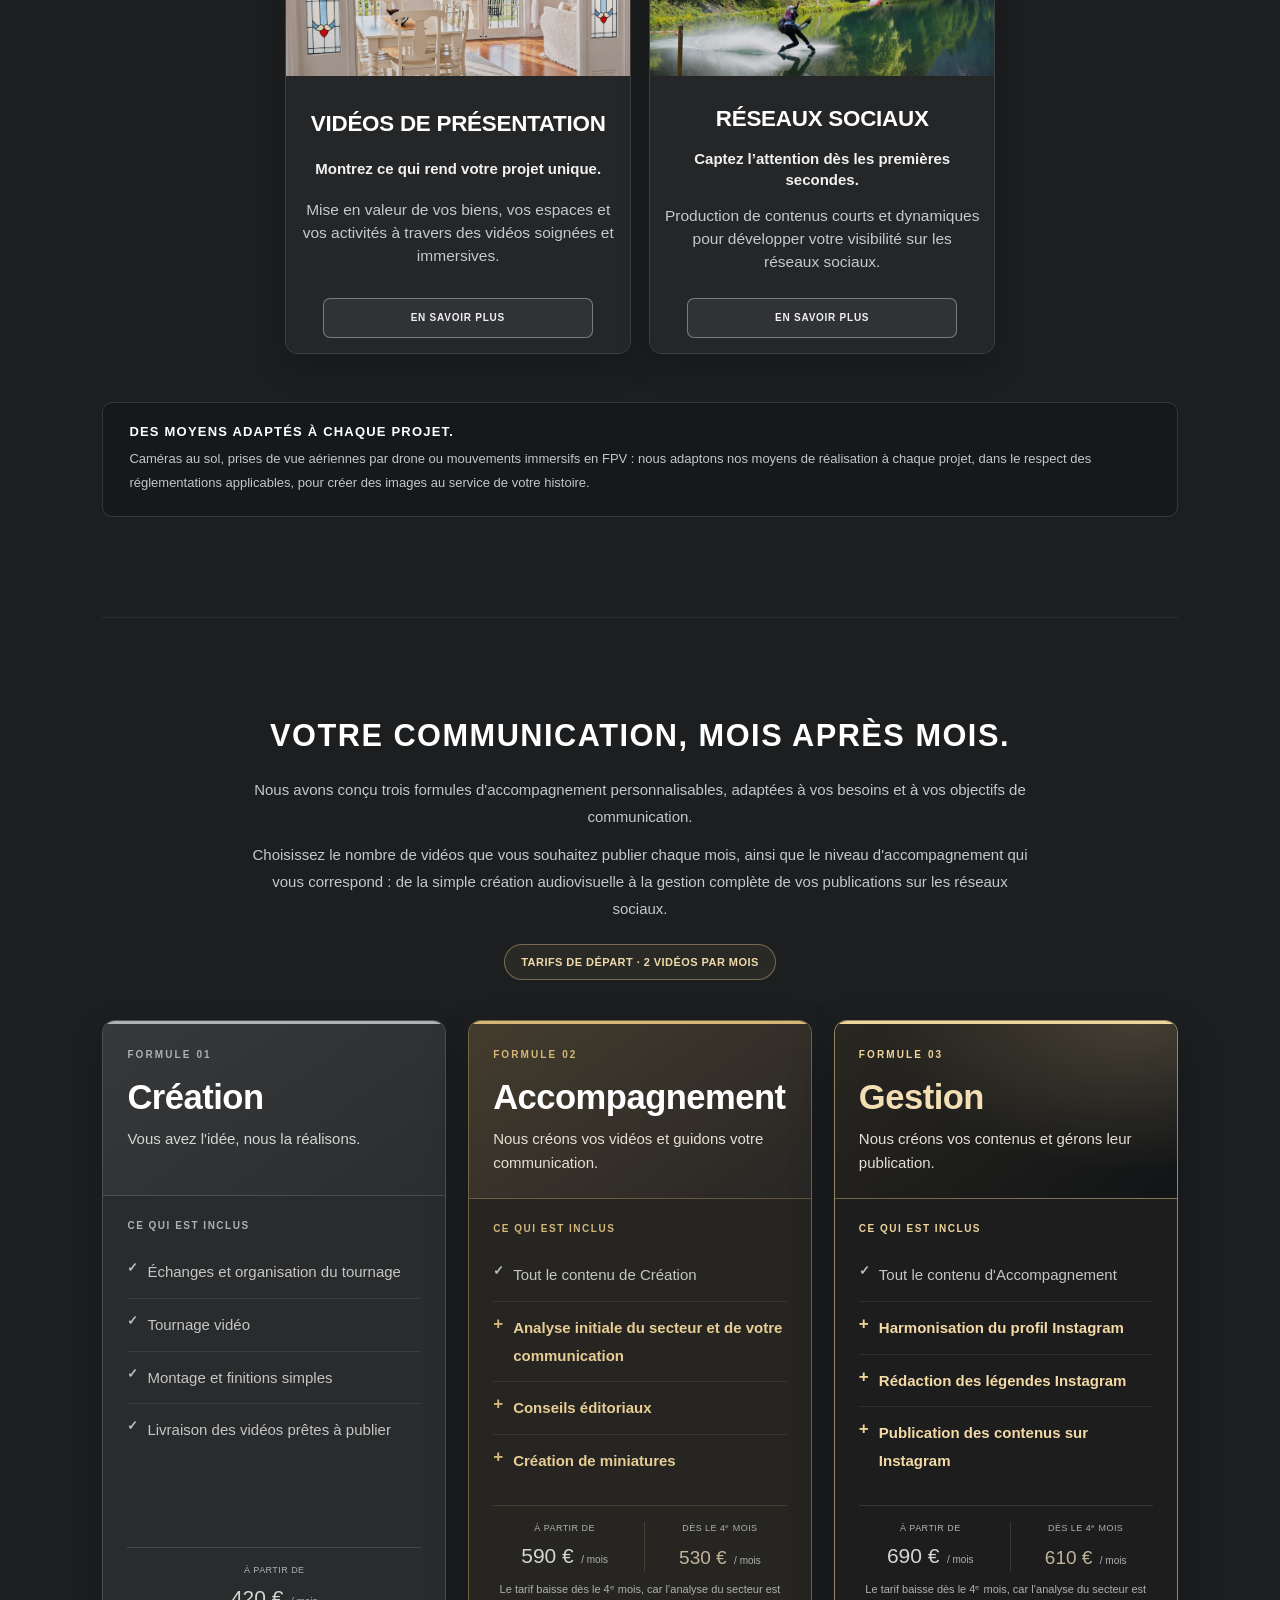
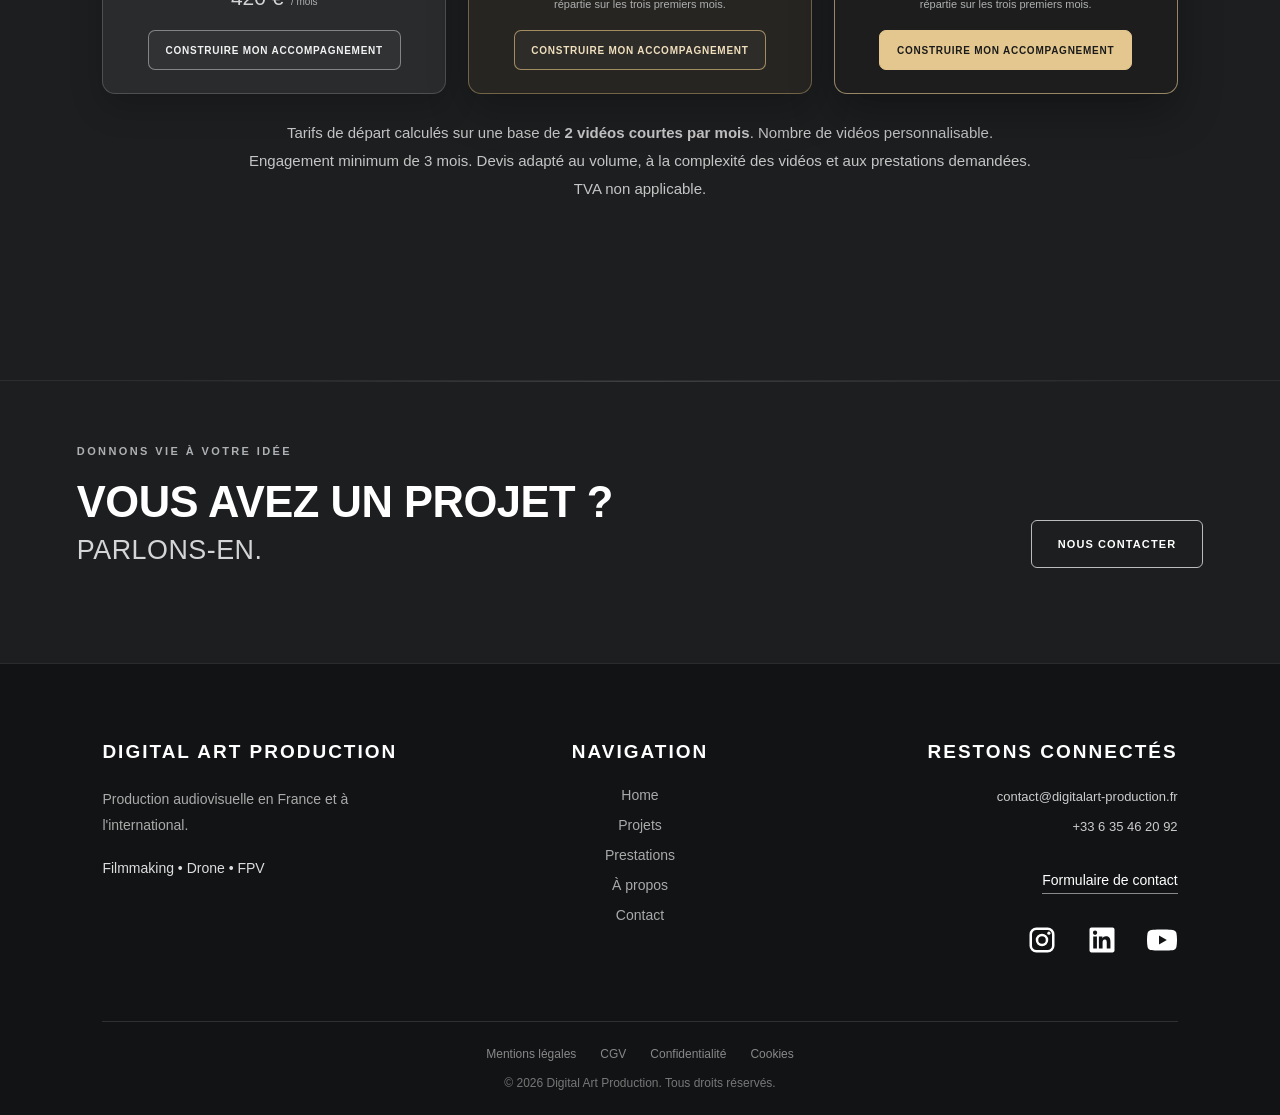
<file: prestations.html>
<!DOCTYPE html>

<html lang="fr">

<head>
  <link rel="icon" type="image/png" href="/images/favicon.png">

<meta charset="utf-8"/>

<meta content="width=device-width, initial-scale=1.0" name="viewport"/>

<meta content="Prestations audiovisuelles : films et documentaires, aftermovies, vidéos publicitaires, présentations, formats courts et accompagnements mensuels." name="description"/>

<title>Prestations | Digital Art Production</title>

<link href="style.css" rel="stylesheet"/>

<style>

/* Styles limités à la page Prestations */

/* Un seul fond fixe sur toute la page, y compris sur téléphone : la photo

   est portée par un calque position:fixed (plus fiable sur iOS que

   background-attachment:fixed). */

body.prestations-page::before {

    background: url("images/salar.jpg") center 55% / cover no-repeat;

}

.prestations-main {

    background: transparent;

    padding-top: 0; /* La photo remonte derrière la navigation fixe. */

}

/* Bannière PRESTATIONS : le même fond fixe, avec un filtre discret. */

.prestations-main .prestations-hero {

    position: relative;

    isolation: isolate;

    overflow: hidden;

    border: 0; /* Retire le liseré inférieur présent dans le style commun. */

    padding-top: clamp(150px, calc(10vw + 75px), 205px);

    padding-bottom: 85px;

    background: transparent;

}

/* Filtre uniforme sur toute la bannière, sans fondu en bas. */

.prestations-main .prestations-hero::before {

    content: "";

    position: absolute;

    inset: 0;

    z-index: -1;

    pointer-events: none;

    background: rgba(8, 10, 12, .30);

}

.prestations-main .prestations-hero h1,

.prestations-main .prestations-hero .page-eyebrow {

    color: #fff;

    text-shadow: 0 2px 12px rgba(0,0,0,.9), 0 5px 28px rgba(0,0,0,.68);

}

.prestations-main .prestations-hero .page-lead {

    color: #f5f5f5;

    max-width: 760px;

    text-shadow: 0 2px 8px rgba(0,0,0,.95), 0 4px 20px rgba(0,0,0,.72);

}

/* Voile anthracite presque opaque : la photo reste perceptible derrière

   toutes les sections, sans nuire à la lecture. Également sur mobile. */

.prestations-content {

    max-width: 1220px;

    margin: 0 auto;

    position: relative;

    isolation: isolate;

}

.prestations-content::before {

    content: "";

    position: absolute;

    inset: 0 auto 0 50%;

    transform: translateX(-50%);

    width: 100vw;

    background: rgba(29, 31, 33, .91);

    z-index: -1;

    pointer-events: none;

}

.prestations-section { padding: 82px 0; border-bottom: 1px solid rgba(255,255,255,.11); }

.prestations-kicker { display: block; margin-bottom: 20px; color: #acafb2; font-size: 11px; font-weight: 700; letter-spacing: 2.2px; }

.prestations-intro { max-width: 780px; margin-bottom: 52px; }

.prestations-intro h2,.prestations-bespoke h2,.prestations-cta h2 { margin: 0 0 20px; color: #fff; font-size: clamp(27px,3.3vw,46px); line-height: 1.16; letter-spacing: -.6px; }

.prestations-intro > p,.prestations-bespoke > p,.prestations-cta p { color: #b8babd; font-size: 15px; line-height: 1.85; }

/* CARTES ÉDITORIALES — photo en tête, détails affichés uniquement au clic */

.prestations-grid {

    display: flex;

    flex-wrap: wrap;

    justify-content: center;

    gap: 18px;

    align-items: stretch;

}

.prestations-grid > .prestation-card {

    flex: 0 1 calc((100% - 36px) / 3);

}

.prestation-card {

    position: relative;

    min-width: 0;

    height: 435px;

    overflow: hidden;

    isolation: isolate;

    background: #222426;

    border: 1px solid rgba(255,255,255,.12);

    border-radius: 13px;

    box-shadow: 0 13px 32px rgba(0,0,0,.19);

    transition: transform .48s cubic-bezier(.2,.7,.2,1), box-shadow .48s ease, border-color .48s ease;

}

.prestation-card-inner { position: relative; width:100%; height:100%; }

.prestation-face {

    position: absolute;

    inset: 0;

    min-height: 0;

    overflow: hidden;

    display: flex;

    flex-direction: column;

}

/* Recto : image photographique sur 41% de la carte, descriptif en dessous */

.prestation-face-front { z-index: 1; background: #242628; }

.prestation-card-image {

    position: relative;

    flex: 0 0 36%;

    min-height: 0;

    overflow: hidden;

    background: #292c2e;

}

.prestation-card-image::before {

    content: '';

    position: absolute;

    inset: 0;

    background: url('images/documentaire.jpg') center / cover no-repeat;

    transform: scale(1);

    transition: transform .9s cubic-bezier(.2,.7,.2,1);

}

/* Visuels des cinq prestations */

.prestations-grid > .prestation-card:nth-child(2) .prestation-card-image::before { background-image: url('images/aftermovie.jpg'); }

.prestations-grid > .prestation-card:nth-child(3) .prestation-card-image::before { background-image: url('images/publicitaire.jpg'); }

.prestations-grid > .prestation-card:nth-child(4) .prestation-card-image::before { background-image: url('images/presentation.jpg'); }

.prestations-grid > .prestation-card:nth-child(5) .prestation-card-image::before { background-image: url('images/vertical.jpg'); }

.prestation-card-image::after {

    content: '';

    position: absolute;

    inset: 0;

    background: linear-gradient(180deg,rgba(0,0,0,.04),rgba(0,0,0,.16));

}

.prestation-front-copy {

    flex: 1;

    min-height: 0;

    padding: 15px 14px 14px;

    display: flex;

    flex-direction: column;

    align-items: flex-start;

}

.prestation-index {

    color: #aeb0b2;

    font-size: 9px;

    letter-spacing: 1px;

    font-weight: 700;

    margin: 0 0 6px;

    line-height: 1.5;

}

.prestation-face h3 {

    margin: 0 0 8px;

    font-size: clamp(18px,1.6vw,22px);

    font-weight: 650;

    line-height: 1.18;

    letter-spacing: -.35px;

    color: #fff;

}

.prestation-front-copy .prestation-hook {

    color: #f2f2f2;

    margin: 0 0 6px;

    font-size: 13.5px;

    line-height: 1.4;

    font-weight: 600;

}

.prestation-front-copy > p:not(.prestation-hook) {

    color: #b9bdc0;

    margin: 0;

    font-size: 12.5px;

    line-height: 1.5;

}

/* Bouton rectangulaire épuré, sans flèche ni ouverture au survol. */

.prestation-flip-button {

    display: inline-flex;

    align-items: center;

    justify-content: center;

    align-self: flex-start;

    width: auto;

    max-width: 100%;

    margin-top: auto;

    padding: 10px 14px;

    border: 1px solid rgba(255,255,255,.36);

    border-radius: 7px;

    background: rgba(255,255,255,.035);

    color: #f0f0f0;

    font: inherit;

    font-size: 10px;

    font-weight: 650;

    letter-spacing: .75px;

    line-height: 1.3;

    cursor: pointer;

    text-align: center;

    text-transform: uppercase;

    transition: background .25s ease, border-color .25s ease, color .25s ease;

}

.prestation-flip-button:hover {

    background: rgba(255,255,255,.12);

    border-color: rgba(255,255,255,.75);

    color: #fff;

}

.prestation-flip-button:focus-visible { outline: 2px solid #fff; outline-offset: 4px; }

/* Verso : une composition calme, sans encadrés superposés */

.prestation-face-back {

    z-index: 2;

    padding: 16px 14px 15px;

    background: #1d1f21;

    /* Le panneau gris arrive depuis le bas et recouvre progressivement la photo. */

    transform: translateY(101%);

    visibility: hidden;

    pointer-events: none;

    will-change: transform;

    transition: transform .68s cubic-bezier(.22, 1, .36, 1), visibility 0s linear .68s;

}

.prestation-back-top { border-bottom: 1px solid rgba(255,255,255,.15); padding-bottom: 10px; margin-bottom: 5px; }

.prestation-face-back .prestation-index { display:block; margin-bottom: 12px; }

.prestation-face-back h3 { margin:0; max-width:380px; font-size: clamp(18px,1.6vw,22px); }

.prestation-face-back .prestation-list {

    list-style: none;

    margin: 0;

    padding: 0;

    display: flex;

    flex: 1;

    flex-direction: column;

    justify-content: center;

}

.prestation-face-back .prestation-list li {

    display: flex;

    align-items: center;

    min-height: 34px;

    padding: 5px 0;

    border-bottom: 1px solid rgba(255,255,255,.085);

    color: #d7d9da;

    font-size: 12.5px;

    line-height: 1.4;

}

.prestation-face-back .prestation-list li:last-child { border-bottom: 0; }

/* Les descriptions plus longues restent accessibles même dans les cartes étroites. */

.prestation-face-back { overflow-y: auto; scrollbar-width: thin; scrollbar-color: #555 #1d1f21; }

.prestation-face-back .prestation-list { flex: 0 0 auto; justify-content: flex-start; }

.prestation-face-back .prestation-flip-button { margin-top: 11px; flex-shrink: 0; }

.prestation-card.is-flipped .prestation-face-back {

    transform: translateY(0);

    visibility: visible;

    pointer-events: auto;

    transition: transform .68s cubic-bezier(.22, 1, .36, 1), visibility 0s;

}

@media (hover: hover) and (pointer: fine) {

    .prestation-card:hover {

        transform: translateY(-4px);

        border-color: rgba(255,255,255,.24);

        box-shadow: 0 23px 47px rgba(0,0,0,.29);

    }

    /* Le survol ne modifie jamais la face visible. */

    .prestation-card:hover .prestation-card-image::before { transform: scale(1.04); }

}

/* Cartes assez larges pour garder des titres et listes lisibles. */

@media (max-width: 870px) {

    .prestations-grid > .prestation-card { flex-basis: calc((100% - 18px) / 2); }

}

@media (max-width: 580px) {

    .prestations-grid { gap: 18px; }

    .prestations-grid > .prestation-card { flex-basis: 100%; }

    .prestation-card { height: 420px; max-width: 440px; width: 100%; margin-inline: auto; }

    .prestation-card-image { flex-basis: 37%; }

    .prestation-front-copy { padding: 16px 19px 15px; }

    .prestation-face-back { padding: 17px 19px 15px; }

    .prestation-face h3, .prestation-face-back h3 { font-size: 23px; }

    .prestation-front-copy .prestation-hook { font-size: 14px; }

    .prestation-front-copy > p:not(.prestation-hook) { font-size: 13px; }

    .prestation-face-back .prestation-list li { font-size: 13px; padding: 6px 0; }

}

/* Cartes services : contenu centré, titres en majuscules, sans rubrique numérotée */

.prestation-face h3 { text-transform: uppercase; }

.prestation-front-copy {

    align-items: center;

    text-align: center;

}

.prestation-front-copy h3,

.prestation-front-copy p {

    width: 100%;

    text-align: center;

}

.prestation-back-top {

    width: 100%;

    text-align: center;

}

.prestation-face-back h3 {

    max-width: none;

    text-align: center;

}

.prestation-face-back .prestation-list {

    width: 100%;

    text-align: center;

}

.prestation-face-back .prestation-list li {

    justify-content: center;

    text-align: center;

}

/* Bouton centré et élargi, sur les deux faces et toutes les tailles d'écran */

.prestation-face .prestation-flip-button {

    width: 86%;

    max-width: 270px;

    min-height: 40px;

    align-self: center;

    margin-left: auto;

    margin-right: auto;

    padding: 10px 12px;

}

@media (prefers-reduced-motion: reduce) {

    .prestation-card, .prestation-face-back, .prestation-card-image::before,

    .prestation-flip-button { transition: none !important; }

    .prestation-face-back { will-change: auto; }

}

.prestations-section:has(.prestations-grid) { padding-bottom: 66px; }

.prestations-monthly { padding-top: 72px; }

.prestations-technique {border:1px solid rgba(255,255,255,.12);border-radius:10px; padding:21px 26px; margin-top:48px; background:rgba(23,25,27,.82);}

.prestations-technique strong {display:block; font-size:13px; letter-spacing:1.2px; color:#fff; margin-bottom:8px;}

.prestations-technique p {color:#b9bbbd; font-size:13px; line-height:1.8; margin:0;}

.prestation-tags { margin-top:auto; color:#989b9e; font-size:10px; font-weight:700; letter-spacing:1.1px; }

.prestations-plans {display:grid;grid-template-columns:repeat(3,minmax(0,1fr));gap:22px;}

/* Forfaits : contraste croissant du graphite au noir et à l'or. */
.prestations-plans {
  display: grid;
  grid-template-columns: repeat(3, minmax(0, 1fr));
  gap: 22px;
  align-items: stretch;
}
.prestations-plan {
  --plan-accent: #aeb0b2;
  --plan-border: rgba(255,255,255,.17);
  position: relative;
  display: flex;
  flex-direction: column;
  min-width: 0;
  min-height: 625px;
  overflow: hidden;
  padding: 0;
  border: 1px solid var(--plan-border);
  border-radius: 13px;
  background: #292b2d;
  box-shadow: 0 13px 33px rgba(0,0,0,.2);
  transition: transform .3s ease, border-color .3s ease, box-shadow .3s ease;
}
/* Trois étages de finition : Essentiel discret, Développement gold, Premium affirmé. */
.prestations-plan:nth-child(2) {
  --plan-accent: #d4b779;
  --plan-border: rgba(212,183,121,.43);
  background: #262522;
  box-shadow: 0 17px 39px rgba(0,0,0,.25);
}
.prestations-plan:nth-child(3) {
  --plan-accent: #f0d59b;
  --plan-border: rgba(240,213,155,.58);
  background: #1d1d1d;
  box-shadow: 0 20px 44px rgba(0,0,0,.3);
}
.prestations-plan::before {
  content: "";
  position: absolute;
  top: 0; right: 0; left: 0;
  height: 3px;
  background: var(--plan-accent);
  z-index: 1;
}
.prestations-plan-head {
  position: relative;
  min-height: 222px;
  padding: 32px 27px 27px;
  background: linear-gradient(145deg,#36383a,#2b2d2f);
  border-bottom: 1px solid rgba(255,255,255,.12);
}
.prestations-plan:nth-child(2) .prestations-plan-head {
  background: linear-gradient(145deg,#443c2e 0%,#302c27 72%,#282725 100%);
  border-bottom-color: rgba(212,183,121,.28);
}
.prestations-plan:nth-child(3) .prestations-plan-head {
  background: radial-gradient(ellipse at 90% 0%,rgba(240,213,155,.19),transparent 60%),linear-gradient(140deg,#2a2721,#121416);
  border-bottom-color: rgba(240,213,155,.37);
}
.prestations-plan .plan-label {
  display: inline-block;
  color: var(--plan-accent);
  font-size: 10px;
  line-height: 1.4;
  font-weight: 750;
  letter-spacing: 2.1px;
}
.prestations-plan h3 {
  margin: 23px 0 11px;
  color: #fff;
  font-size: clamp(27px,2.4vw,33px);
  line-height: 1.13;
  letter-spacing: -.5px;
  font-weight: 700;
}
.prestations-plan:nth-child(3) h3 { color: #f4deb4; }
.prestations-plan .plan-summary {
  margin: 0;
  color: #d5d6d6;
  font-size: 13.5px;
  line-height: 1.65;
}
.prestations-plan:nth-child(2) .plan-summary,
.prestations-plan:nth-child(3) .plan-summary { color: #e5e0d5; }
.prestations-plan-body {
  display: flex;
  flex: 1;
  flex-direction: column;
  padding: 28px 27px 27px;
}
.prestations-plan ul {
  margin: 0 0 25px;
  padding: 0;
  list-style: none;
  color: #d3d4d4;
  font-size: 13px;
  line-height: 1.55;
}
.prestations-plan li {
  position: relative;
  padding: 0 0 0 20px;
  margin: 0 0 15px;
}
.prestations-plan li::before {
  content: "✓";
  position: absolute;
  left: 0;
  top: 0;
  width: 16px;
  height: auto;
  border-radius: 0;
  background: none;
  color: #bcbfc1;
  font-size: 13px;
  font-weight: 700;
  line-height: 1.55;
}
/* Prestations supplémentaires propres aux formules supérieures. */
.prestations-plan li.plan-extra {
  color: var(--plan-accent);
  font-weight: 600;
}
.prestations-plan li.plan-extra::before {
  content: "+";
  color: var(--plan-accent);
  font-size: 17px;
  line-height: 1.15;
  font-weight: 600;
}
.prestations-plan:nth-child(2) li.plan-extra { color: #e8ce95; }
.prestations-plan:nth-child(3) li.plan-extra { color: #f4daa6; }
.prestations-plan .plan-detail {
  margin: auto 0 21px;
  padding-top: 15px;
  border-top: 1px solid rgba(255,255,255,.12);
  color: #aaaeb0;
  font-size: 12px;
  line-height: 1.65;
}
.prestations-plan:nth-child(2) .plan-detail,
.prestations-plan:nth-child(3) .plan-detail {
  border-top-color: rgba(212,183,121,.22);
  color: #c2b9aa;
}
/* Boutons identiques en dimensions et silhouette aux cinq cartes du haut. */
.prestations-plan .prestations-link {
  box-sizing: border-box;
  display: inline-flex;
  justify-content: center;
  align-items: center;
  align-self: center;
  width: 86%;
  max-width: 270px;
  min-height: 40px;
  padding: 10px 12px;
  border: 1px solid rgba(255,255,255,.4);
  border-radius: 7px;
  background: rgba(255,255,255,.035);
  color: #f2f2f2;
  text-align: center;
  text-decoration: none;
  text-transform: uppercase;
  font-size: 10px;
  font-weight: 650;
  letter-spacing: .75px;
  line-height: 1.3;
  transition: background .25s ease, border-color .25s ease, color .25s ease;
}
.prestations-plan:nth-child(2) .prestations-link {
  border-color: rgba(212,183,121,.7);
  color: #f0dfbd;
}
.prestations-plan:nth-child(3) .prestations-link {
  border-color: #e4c78e;
  background: #e4c78e;
  color: #1b1b1b;
}
.prestations-plan .prestations-link:hover {
  border-color: #fff;
  background: #fff;
  color: #202020;
}
.prestations-plan:nth-child(2) .prestations-link:hover,
.prestations-plan:nth-child(3) .prestations-link:hover {
  border-color: #f6e4ba;
  background: #f6e4ba;
  color: #181818;
}
.prestations-plan .prestations-link:focus-visible { outline: 2px solid #fff; outline-offset: 4px; }
@media (hover:hover) and (pointer:fine) {
  .prestations-plan:hover {
    transform: translateY(-5px);
    border-color: var(--plan-accent);
    box-shadow: 0 24px 52px rgba(0,0,0,.34);
  }
}
@media (max-width: 900px) {
  .prestations-plan { min-height: auto; }
  .prestations-plan-head { min-height: 0; }
}
@media (max-width: 650px) {
  .prestations-plan-head { padding: 30px 24px 27px; }
  .prestations-plan-body { padding: 27px 24px 26px; }
}
@media (prefers-reduced-motion: reduce) {
  .prestations-plan, .prestations-plan .prestations-link { transition: none; }
}

.prestations-text-link {
  color: #fff;
  text-decoration: none;
  font-size: 11px;
  letter-spacing: .7px;
  font-weight: 700;
  border-bottom: 1px solid rgba(255,255,255,.45);
  padding-bottom: 8px;
  align-self: flex-start;
}
.prestations-text-link:hover { border-color: #fff; }
@media (hover:hover) and (pointer:fine) {
  .prestations-plan:hover {
    transform: translateY(-4px);
    border-color: var(--plan-accent);
    box-shadow: 0 18px 40px rgba(0,0,0,.23);
  }
}
@media (prefers-reduced-motion:reduce) {
  .prestations-plan, .prestations-plan .prestations-link { transition: none; }
}

.prestations-custom-note { margin: 22px 0 0; padding-left: 17px; border-left: 2px solid #d4b779; color: #d1d0cc; font-size: 14px; line-height: 1.7; }
.prestations-custom-note strong { color: #eddbb8; font-weight: 700; }
.prestations-fineprint {font-size:12px;color:#a0a2a5;line-height:1.7;margin-top:32px;}

.prestations-bespoke {max-width:840px;}

.prestations-bespoke > p {margin-bottom:36px;}

.prestations-cta {display:flex;justify-content:space-between;align-items:center;gap:40px;padding:104px 0;}

.prestations-cta h2 {font-size:clamp(28px,3vw,40px);}

.prestations-cta p {max-width:560px;}

.prestations-button {border:1px solid rgba(255,255,255,.65);border-radius:6px;padding:16px 21px;color:#fff;text-decoration:none;white-space:nowrap;font-size:11px;font-weight:700;letter-spacing:1px;transition:background .2s ease,color .2s ease;}

.prestations-button:hover {background:#fff;color:#222;}

@media(max-width:900px){.prestations-plans{grid-template-columns:1fr;}.prestations-cta{align-items:flex-start;flex-direction:column;gap:20px;}}

@media(max-width:650px){.prestations-section{padding:58px 0;}.prestations-section:has(.prestations-grid){padding-bottom:52px;}.prestations-monthly{padding-top:56px;}.prestations-intro{margin-bottom:36px;}.prestations-technique{padding:22px;margin-top:34px;}.prestations-plans{gap:18px;}.prestations-main .prestations-hero{padding-top:145px;padding-bottom:55px;}.prestations-cta{padding:76px 0;}}

/* DÉFILEMENT SOLIDAIRE : une unique bande grise avec son texte attaché.

   Au clic, on déplace UNIQUEMENT cette bande, sans animer son contenu. */

.prestation-face-front { position:absolute; inset:0; overflow:hidden; background:#242628; }

.prestation-card-image { position:absolute; top:0; left:0; right:0; height:36%; }

.prestation-front-copy {

    position:absolute; z-index:2; left:0; right:0;

    top:36%; bottom:auto;

    height:calc(var(--summary-slide, 278.4px) + var(--card-height, 435px));

    padding:0; display:block; overflow:visible;

    background:#242628;

    transform:translate3d(0,0,0);

    transition:transform .85s cubic-bezier(.45,0,.2,1);

    will-change:transform;

}

/* Présentation plus généreuse : meilleure occupation du panneau gris.

   Les éléments sont statiques et continuent de se déplacer AVEC le panneau. */

.prestation-summary-content h3 {

    font-size: clamp(21px, 1.75vw, 24px);

    line-height: 1.2;

    margin: 0;

    font-weight: 700;

    letter-spacing: -.25px;

}

.prestation-summary-content .prestation-hook {

    margin: 0;

    color: #f1f1f1;

    font-size: 15px;

    line-height: 1.4;

    font-weight: 600;

}

.prestation-summary-content > p:not(.prestation-hook) {

    margin: 0;

    color: #c6c9cb;

    font-size: 15.5px;

    line-height: 1.48;

}

/* Aucun transform, transition ou fondu sur les textes : ils sont fixes

   relativement à la bande grise qui se déplace. */

.prestation-scroll-track {

    position:relative; top:0; left:0; width:100%;

    display:flex; flex-direction:column;

    transform:none !important;

    transition:none !important;

}

.prestation-summary-content,

.prestation-details-content {

    box-sizing:border-box;

    position:relative; left:auto; right:auto; top:auto; bottom:auto;

    width:100%; flex-shrink:0;

    display:flex; flex-direction:column; align-items:center;

    text-align:center;

    opacity:1 !important; visibility:visible !important;

    transform:none !important; transition:none !important;

}

.prestation-summary-content {

    height:var(--summary-slide,278.4px);

    padding:15px 14px 66px;

    justify-content:space-evenly;

}

.prestation-summary-content h3 {margin-top:0;}

.prestation-details-content {

    height:var(--card-height,435px);

    padding:25px 14px 72px;

    justify-content:center;

    overflow-y:auto;

    pointer-events:none;

    scrollbar-width:thin; scrollbar-color:#555 #242628;

}

.prestation-details-content .prestation-list {

    display:flex; flex-direction:column; width:100%; flex:1;

    justify-content:center; margin:0; padding:0; list-style:none;

}

.prestation-details-content .prestation-list li {

    flex-shrink:0; justify-content:center; text-align:center;

    padding:10px 0; border-bottom:1px solid rgba(255,255,255,.085);

    color:#d7d9da; font-size:13.5px; line-height:1.4;

}

.prestation-details-content .prestation-list li:last-child {border-bottom:0;}

/* La bande part de sous la photo et remonte exactement d'une hauteur de carte.

   Le résumé sort par le haut ; les détails arrivent par le bas. */

.prestation-card.is-flipped .prestation-front-copy {

    transform:translate3d(0,calc(-1 * var(--card-height,435px)),0);

}

.prestation-card.is-flipped .prestation-details-content {pointer-events:auto;}

/* Bouton validé : fixe par-dessus la bande, sans participer au mouvement. */

.prestation-card .prestation-toggle {

    position:absolute; z-index:5; bottom:15px; left:50%;

    transform:translateX(-50%); margin:0;

    width:86%; max-width:270px; min-height:40px; background:#303235;

}

.prestation-card .prestation-toggle:hover {background:#424548;}

@media (max-width:580px) {

    .prestation-card-image {height:37%;}

    .prestation-front-copy {top:37%;}

    .prestation-summary-content {padding:16px 19px 65px;}

    .prestation-details-content {padding:23px 19px 70px;}

}

@media (max-width:580px) {

    .prestation-summary-content h3 {font-size:22px;}

    .prestation-summary-content .prestation-hook {font-size:15px;}

    .prestation-summary-content > p:not(.prestation-hook) {font-size:15px;}

}

@media (prefers-reduced-motion:reduce) {

    .prestation-front-copy {transition:none !important;}

}

/* RYTHME DE LA PAGE HOME : sections généreusement espacées,

   fins séparateurs discrets, sans petits numéros ni CTA final. */

.prestations-content > .prestations-section {

  border-bottom: 1px solid rgba(255,255,255,.065);

}

.prestations-content > .prestations-section:first-child {

  padding-top: 53px;

  padding-bottom: 109px;

}

.prestations-content > .prestations-monthly {

  padding-top: 123px;

  padding-bottom: 123px;

}

.prestations-content > .prestations-bespoke {

  padding-top: 124px;

  padding-bottom: 129px;

}

.prestations-content > .prestations-section:last-child {

  border-bottom: 0;

}

@media (max-width: 650px) {

  .prestations-content > .prestations-section:first-child {

    padding-top: 38px;

    padding-bottom: 75px;

  }

  .prestations-content > .prestations-monthly {

    padding-top: 80px;

    padding-bottom: 83px;

  }

  .prestations-content > .prestations-bespoke {

    padding-top: 84px;

    padding-bottom: 90px;

  }

}


/* FORFAITS : CARROUSEL TACTILE SUR MOBILE UNIQUEMENT */
.prestations-plans-pagination { display: none; }
@media (max-width: 650px) {
  .prestations-plans {
    display: flex;
    flex-wrap: nowrap;
    gap: 12px;
    width: 100%;
    overflow-x: auto;
    overflow-y: hidden;
    scroll-snap-type: x mandatory;
    scroll-padding-inline: 0;
    overscroll-behavior-x: contain;
    -webkit-overflow-scrolling: touch;
    scrollbar-width: none;
    touch-action: pan-x pan-y;
  }
  .prestations-plans::-webkit-scrollbar { display: none; }
  /* Espace de fin : la carte Premium peut s'aligner complètement au swipe. */
  .prestations-plans::after {
    content: "";
    flex: 0 0 calc(12% - 12px);
    min-width: 0;
  }
  .prestations-plans > .prestations-plan {
    flex: 0 0 88%;
    width: 88%;
    max-width: 88%;
    min-height: 625px;
    scroll-snap-align: start;
    scroll-snap-stop: always;
    transform: none;
  }
  .prestations-plans-pagination {
    display: flex;
    align-items: center;
    justify-content: center;
    gap: 10px;
    margin-top: 22px;
  }
  .prestations-plans-pagination .plan-dot {
    width: 9px;
    height: 9px;
    min-width: 9px;
    padding: 0;
    border: 0;
    border-radius: 50%;
    background: rgba(255,255,255,.35);
    cursor: pointer;
    transition: background .2s ease, width .2s ease;
  }
  .prestations-plans-pagination .plan-dot[aria-current="true"] {
    width: 25px;
    background: #d4b779;
    border-radius: 10px;
  }
  .prestations-plans-counter {
    color: #d4b779;
    font-size: 12px;
    font-weight: 700;
    letter-spacing: .8px;
    margin-left: 10px;
    font-variant-numeric: tabular-nums;
  }
  .prestations-plans-pagination button:focus-visible {
    outline: 2px solid white;
    outline-offset: 4px;
  }
  .prestations-plans-pagination .plan-arrow {
    display: inline-flex;
    justify-content: center;
    align-items: center;
    width: 42px;
    height: 42px;
    padding: 0;
    border: 1px solid rgba(212,183,121,.65);
    border-radius: 8px;
    background: #252525;
    color: #d4b779;
    cursor: pointer;
    transition: background .2s ease, border-color .2s ease;
  }
  .prestations-plans-pagination .plan-arrow svg { width: 20px; height: 20px; }
  .prestations-plans-pagination .plan-arrow:active { background: #40372a; }
  .prestations-plans-pagination .plan-arrow:disabled {
    opacity: .35;
    cursor: default;
  }
  .prestations-plans-pagination .plan-arrow:focus-visible {
    outline: 2px solid white;
    outline-offset: 4px;
  }
}


/* Phrases distinctes sur ordinateur, texte fluide sur mobile. */
@media (min-width: 651px) {
  .prestations-intro > p .desktop-sentence,
  .prestations-bespoke > p .desktop-sentence {
    display: block;
  }
}

/* Carrousel des 5 prestations ponctuelles — mobile uniquement. */
.prestations-services-pagination { display: none; }
@media (max-width: 650px) {
  .prestations-grid {
    display: flex;
    flex-wrap: nowrap;
    justify-content: flex-start;
    align-items: stretch;
    width: 100%;
    gap: 12px;
    overflow-x: auto;
    overflow-y: hidden;
    scroll-snap-type: x mandatory;
    overscroll-behavior-x: contain;
    -webkit-overflow-scrolling: touch;
    scrollbar-width: none;
  }
  .prestations-grid::-webkit-scrollbar { display: none; }
  .prestations-grid::after {
    content: "";
    flex: 0 0 calc(12% - 12px);
  }
  .prestations-grid > .prestation-card {
    flex: 0 0 88%;
    width: 88%;
    max-width: 88%;
    margin: 0;
    height: 420px;
    scroll-snap-align: start;
    scroll-snap-stop: always;
    transform: none;
  }
  .prestations-services-pagination {
    display: flex;
    align-items: center;
    justify-content: center;
    flex-wrap: wrap;
    gap: 10px;
    margin: 22px 0 0;
  }
  .prestations-services-pagination .service-dot {
    width: 9px;
    height: 9px;
    min-width: 9px;
    padding: 0;
    border: 0;
    border-radius: 50%;
    background: rgba(255,255,255,.35);
    cursor: pointer;
  }
  .prestations-services-pagination .service-dot[aria-current="true"] {
    width: 25px;
    border-radius: 10px;
    background: #bfc3c7;
  }
  .prestations-services-pagination .service-arrow {
    width: 42px;
    height: 42px;
    display: inline-flex;
    align-items: center;
    justify-content: center;
    border: 1px solid rgba(185,190,195,.65);
    border-radius: 8px;
    background: #252525;
    color: #c9cdd1;
    cursor: pointer;
  }
  .prestations-services-pagination .service-arrow svg { width: 20px; height: 20px; }
  .prestations-services-pagination .service-arrow:disabled {
    opacity: .35;
    cursor: default;
  }
  .prestations-services-pagination button:focus-visible {
    outline: 2px solid #fff;
    outline-offset: 3px;
  }
  .prestations-services-counter {
    color: #c9cdd1;
    font-size: 12px;
    font-weight: 700;
    letter-spacing: .8px;
    margin-left: 4px;
    font-variant-numeric: tabular-nums;
  }
}


/* CTA de fin de page : mêmes classes et structure que sur la Home.
   Styles de repli localisés pour conserver la disposition même si
   certaines règles Home ne sont pas chargées sur Prestations. */
.prestations-main .prestations-contact-cta {
  position: relative;
  background: rgba(29, 31, 33, .95);
  color: #fff;
  padding: 85px max(6%, calc((100% - 1220px) / 2)) 95px;
}
.prestations-main .prestations-contact-cta .home-contact-cta-inner {
  max-width: 1220px;
  margin: 0 auto;
  display: flex;
  align-items: center;
  justify-content: space-between;
  gap: 42px;
}
.prestations-main .prestations-contact-cta .home-contact-cta-kicker {
  margin: 0 0 18px;
  color: #aeb1b3;
  font-size: 11px;
  font-weight: 700;
  letter-spacing: 2.4px;
}
.prestations-main .prestations-contact-cta h2 {
  margin: 0 0 7px;
  color: #fff;
  font-size: clamp(28px, 3.4vw, 46px);
  font-weight: 700;
  line-height: 1.15;
  letter-spacing: -.5px;
}
.prestations-main .prestations-contact-cta .home-contact-cta-subtitle {
  margin: 0;
  color: #d4d5d6;
  font-size: clamp(19px, 2.1vw, 27px);
  font-weight: 500;
  letter-spacing: .5px;
}
.prestations-main .prestations-contact-cta .home-contact-cta-button {
  display: inline-flex;
  align-items: center;
  justify-content: center;
  flex: 0 0 auto;
  min-height: 48px;
  padding: 14px 26px;
  border: 1px solid rgba(255,255,255,.7);
  border-radius: 6px;
  background: transparent;
  color: white;
  text-decoration: none;
  font-size: 11px;
  font-weight: 700;
  letter-spacing: 1.1px;
  transition: background .25s ease, color .25s ease;
}
.prestations-main .prestations-contact-cta .home-contact-cta-button:hover {
  background: #fff;
  color: #202224;
}
.prestations-main .prestations-contact-cta .home-contact-cta-button:focus-visible {
  outline: 2px solid white;
  outline-offset: 4px;
}
@media (max-width: 650px) {
  .prestations-main .prestations-contact-cta { padding: 68px 6% 75px; }
  .prestations-main .prestations-contact-cta .home-contact-cta-inner {
    flex-direction: column;
    align-items: flex-start;
    gap: 28px;
  }
}


/* Espacements harmonisés de part et d'autre des séparateurs. */
@media (min-width: 651px) {
  .prestations-content > .prestations-section:first-child {
    padding-bottom: 100px;
  }
  .prestations-content > .prestations-monthly {
    padding-top: 100px;
    padding-bottom: 62px;
  }
  .prestations-main .prestations-contact-cta {
    padding-top: 62px;
  }
}
@media (max-width: 650px) {
  .prestations-content > .prestations-section:first-child {
    padding-bottom: 78px;
  }
  .prestations-content > .prestations-monthly {
    padding-top: 78px;
    padding-bottom: 42px;
  }
  .prestations-main .prestations-contact-cta {
    padding-top: 42px;
  }
}
/* Un seul séparateur entre les forfaits et le bloc contact. */
.prestations-content > .prestations-monthly:last-child {
  border-bottom: 0;
}
.prestations-main > .prestations-contact-cta {
  border-top: 1px solid rgba(255,255,255,.065);
}
.prestations-fineprint {
  margin-bottom: 0;
}


/* Taille d’origine des titres restaurée. */
.prestations-custom-note-nextline { display: block; }
/* Sur PC : davantage de largeur pour terminer naturellement les phrases.
   Les retours à la ligne entre phrases complètes sont conservés. */
@media (min-width: 901px) {
  .prestations-main .prestations-intro {
    max-width: 1120px;
  }
  .prestations-main .prestations-intro > p {
    max-width: 1120px;
  }
}



/* FORFAITS MENSUELS — tarifs discrets au-dessus du bouton. */
.prestations-monthly .prestations-intro {
  max-width: 960px;
  margin: 0 auto 40px;
  text-align: center;
}
.prestations-monthly .prestations-intro h2 { font-weight: 800; }
.prestations-monthly .prestations-intro > p:not(.prestations-monthly-base) {
  max-width: 790px;
  margin: 0 auto 11px;
  color: #c5c7c8;
  line-height: 1.8;
}
.prestations-monthly .prestations-monthly-base {
  display: table;
  width: auto;
  margin: 22px auto 0;
  padding: 9px 16px;
  border: 1px solid rgba(212,183,121,.48);
  border-radius: 24px;
  background: rgba(212,183,121,.07);
  color: #f0dbaa;
  font-size: 11px;
  font-weight: 750;
  letter-spacing: .45px;
  line-height: 1.5;
}
.prestations-monthly .prestations-plan { min-height: 650px; }
.prestations-monthly .prestations-plan-head {
  min-height: 175px;
  display: flex;
  flex-direction: column;
  padding: 27px 24px 23px;
}
.prestations-monthly .prestations-plan h3 {
  margin: 16px 0 10px;
  font-weight: 850;
}
.prestations-monthly .plan-summary {
  line-height: 1.6;
  min-height: 42px;
}
.prestations-monthly .plan-price-grid {
  display: grid;
  grid-template-columns: minmax(0,1fr) minmax(0,1fr);
  align-items: start;
  gap: 8px;
  margin-top: auto;
  padding: 16px 0 0;
  border-top: 1px solid rgba(255,255,255,.12);
}
.prestations-monthly .prestations-plan:nth-child(n+2) .plan-price-grid {
  border-top-color: rgba(212,183,121,.16);
}
.prestations-monthly .plan-price-primary,
.prestations-monthly .plan-price-secondary { min-width: 0; text-align: center; }
.prestations-monthly .plan-price-secondary {
  border-left: 1px solid rgba(212,183,121,.18);
  padding-left: 8px;
}
.prestations-monthly .plan-price-label {
  display: block;
  min-height: 16px;
  color: #aeb0b1;
  font-size: 9px;
  line-height: 1.45;
  letter-spacing: .45px;
  font-weight: 400;
}
.prestations-monthly .plan-price-amount {
  display: inline-block;
  color: #d3d4d4;
  font-size: 21px;
  line-height: 1.35;
  letter-spacing: 0;
  font-weight: 400;
  white-space: nowrap;
  margin: 4px 0 1px;
}
.prestations-monthly .plan-price-secondary .plan-price-amount {
  color: #c0b49b;
  font-size: 19px;
  letter-spacing: 0;
  margin-top: 7px;
}
.prestations-monthly .plan-price-period {
  display: inline-block;
  color: #aeb0b1;
  font-size: 10px;
  line-height: 1.5;
  margin-left: 3px;
}
.prestations-monthly .plan-price-line { white-space: nowrap; }
.prestations-monthly .plan-price-months { display: block; font-size: 10px; color: #aeb0b1; line-height: 1.4; }
.prestations-monthly .plan-price-single {
  display: flex;
  justify-content: center;
  padding-left: 0;
}
.prestations-monthly .plan-price-single .plan-price-primary { width: 100%; }
.prestations-monthly .prestations-plan-body { padding: 24px 24px 23px; }
.prestations-monthly .plan-included-title {
  display: block;
  margin: 0 0 15px;
  font-size: 10px;
  letter-spacing: 1.5px;
  color: var(--plan-accent);
  font-weight: 750;
}
.prestations-monthly .prestations-plan ul { margin-bottom: 18px; }
.prestations-monthly .prestations-plan li {
  border-bottom: 1px solid rgba(255,255,255,.08);
  margin: 0;
  padding: 12px 0 12px 20px;
}
.prestations-monthly .prestations-plan li:last-child { border-bottom: none; }
.prestations-monthly .prestations-plan li::before { top: 12px; }
.prestations-monthly .prestations-link { margin-top: 17px; }
.prestations-monthly .prestations-fineprint {
  max-width: 790px;
  margin: 25px auto 0;
  text-align: center;
}
@media (max-width: 650px) {
  /* Cartes actives centrées ; aperçu de chaque carte voisine. */
  .prestations-monthly .prestations-plans,
  .prestations-grid {
    gap: 12px;
    padding-inline: 9%;
    scroll-padding-inline: 9%;
    scroll-snap-type: x mandatory;
  }
  .prestations-monthly .prestations-plans::after,
  .prestations-grid::after { display: none; }
  .prestations-monthly .prestations-plans > .prestations-plan,
  .prestations-grid > .prestation-card {
    flex: 0 0 82%;
    width: 82%;
    max-width: 82%;
    scroll-snap-align: center;
  }
  .prestations-monthly .prestations-plan { min-height: 640px; }
  .prestations-monthly .prestations-plan-head {
    padding: 26px 22px 22px;
    min-height: 170px;
  }
  .prestations-monthly .prestations-plan h3 { font-size: 29px; }
  .prestations-monthly .plan-summary { font-size: 13px; min-height: 44px; }
  .prestations-monthly .plan-price-grid { padding-left: 0; }
  .prestations-monthly .plan-price-amount { font-size: 20px; }
  .prestations-monthly .plan-price-secondary .plan-price-amount { font-size: 18px; }
  .prestations-monthly .prestations-plan-body { padding: 24px 22px 23px; }
  .prestations-monthly .prestations-intro { padding: 0 3px; }
  .prestations-monthly .prestations-fineprint { padding: 0 6px; }
}


/* Explication discrète de la baisse tarifaire après les trois premiers mois. */
.prestations-monthly .plan-price-explanation {
  margin: 10px 0 0;
  color: #aeb0b1;
  font-size: 11px;
  font-weight: 400;
  line-height: 1.45;
  text-align: center;
}

/* PRESTATIONS — mobile : cadrage de salar.jpg déplacé de 25 points vers la gauche (100% à 75%). */
@media (max-width: 800px) {
  body.prestations-page::before {
    background-position: 75% top !important;
  }
}

/* Titres et sous-titres des trois packs mensuels : lisibilite accrue. */
.prestations-monthly .prestations-plan h3 { font-size: clamp(30px, 2.7vw, 36px); }
.prestations-monthly .plan-summary { font-size: 15px; }
@media (max-width: 650px) {
  .prestations-monthly .prestations-plan h3 { font-size: 32px; }
  .prestations-monthly .plan-summary { font-size: 15px; }
}
</style>

<style>

        /* HAUTEUR UNIFORME DES BANNIÈRES INTERNES — HOME EXCLUE

           Une même hauteur mesurée depuis le haut de la fenêtre,

           quelles que soient les photos et les particularités de chaque page. */

        .page-main { padding-top: 0 !important; }

        .page-main > .page-hero {

            height: 490px !important;

            min-height: 490px !important;

            max-height: 490px !important;

            box-sizing: border-box !important;

        }

        @media (max-width: 900px) {

            .page-main > .page-hero {

                height: 420px !important;

                min-height: 420px !important;

                max-height: 420px !important;

            }

        }

        @media (max-width: 650px) {

            .page-main > .page-hero {

                height: 360px !important;

                min-height: 360px !important;

                max-height: 360px !important;

            }

        }

    </style>

<style id="mobile-centered-page-headers">

/* Ajustement exclusif mobile : bandeaux de pages uniformes et centrés */
@media (max-width:650px) {
  body .page-main > header.page-hero {
    box-sizing: border-box !important;
    display: flex !important;
    flex-direction: column !important;
    align-items: center !important;
    justify-content: center !important;
    text-align: center !important;
    height: 360px !important;
    min-height: 360px !important;
    max-height: 360px !important;
    padding: 75px 6% 0 !important;
  }
  body .page-main > header.page-hero .page-eyebrow {
    margin-top: 0 !important;
    margin-bottom: 10px !important;
  }
  body .page-main > header.page-hero h1 {
    font-size: clamp(29px,7.8vw,38px) !important;
    line-height: 1.12 !important;
    letter-spacing: .035em !important;
    margin: 0 0 12px !important;
  }
  body .page-main > header.page-hero .page-lead {
    font-size: 12px !important;
    line-height: 1.55 !important;
    max-width: 560px !important;
    margin: 0 auto !important;
  }
  body.about-page .page-main > header.page-hero .about-hero-intro {
    display: flex !important;
    flex-direction: column !important;
    align-items: center !important;
    justify-content: center !important;
    width: 100% !important;
    margin: 0 auto !important;
  }
  body.cgv-page header.cgv-hero {
    box-sizing: border-box !important;
    display: flex !important;
    flex-direction: column !important;
    justify-content: center !important;
    align-items: center !important;
    text-align: center !important;
    height: 360px !important;
    min-height: 360px !important;
    max-height: 360px !important;
    padding: 75px 6% 0 !important;
  }
  body.cgv-page header.cgv-hero h1 {
    font-size: clamp(29px,7.8vw,38px) !important;
    margin: 0 0 12px !important;
    line-height: 1.12 !important;
  }
  body.cgv-page header.cgv-hero .cgv-subtitle {
    font-size: 12px !important;
    line-height: 1.55 !important;
  }
  .prestations-lead-desktop { display: none !important; }
  body.prestations-page .prestations-hero .page-lead { font-size: clamp(10.5px, 2.8vw, 12px) !important; max-width: 96vw !important; }
  body.prestations-page .prestations-hero .page-lead .prestations-lead-sequel { white-space: nowrap; }
  .mobile-header-br { display: block !important; }
}
@media (min-width:651px) {
  .mobile-header-br { display: none !important; }
}
</style>
<style id="desktop-uniform-hero-2026">
/* En-têtes harmonisés PC + tablette + mobile. HOME exclue. */
body .page-main > header.page-hero,
body.cgv-page .page-main > header.cgv-hero {
  position: relative !important;
  isolation: isolate !important;
  box-sizing: border-box !important;
  display: flex !important;
  flex-flow: column nowrap !important;
  align-items: center !important;
  justify-content: center !important;
  text-align: center !important;
  overflow: hidden !important;
  height: 735px !important;
  min-height: 735px !important;
  max-height: 735px !important;
  padding: 0 6% !important;
  gap: 0 !important;
}
/* Voile noir uniforme de 20 % + vignettage discret sur les bords. */
body .page-main > header.page-hero::before,
body.cgv-page .page-main > header.cgv-hero::before {
  content: "" !important;
  display: block !important;
  position: absolute !important;
  inset: 0 !important;
  width: 100% !important;
  height: 100% !important;
  z-index: 0 !important;
  pointer-events: none !important;
  background: radial-gradient(ellipse at center,
              rgba(0,0,0,0) 42%, rgba(0,0,0,.11) 100%),
              rgba(0,0,0,.20) !important;
  opacity: 1 !important;
}
/* Empêcher un ancien voile de se superposer au nouveau. */
body .page-main > header.page-hero::after,
body.cgv-page .page-main > header.cgv-hero::after {
  content: none !important;
  display: none !important;
}
/* En-tête À PROPOS : conserver le groupe des textes centré. */
body.about-page .page-main > header.page-hero .about-hero-intro {
  display: flex !important;
  flex-flow: column nowrap !important;
  justify-content: center !important;
  align-items: center !important;
  text-align: center !important;
  width: 100% !important;
  margin: 0 !important;
  padding: 0 !important;
}
body .page-main > header.page-hero > *,
body.cgv-page .page-main > header.cgv-hero > * {
  position: relative !important;
  z-index: 1 !important;
  flex: 0 0 auto !important;
}
body .page-main > header.page-hero h1,
body .page-main > header.page-hero .page-eyebrow,
body .page-main > header.page-hero .page-lead,
body.cgv-page .page-main > header.cgv-hero h1,
body.cgv-page .page-main > header.cgv-hero .cgv-overline,
body.cgv-page .page-main > header.cgv-hero .cgv-subtitle,
body.cgv-page .page-main > header.cgv-hero .cgv-version {
  text-shadow: 0 2px 6px rgba(0,0,0,.32) !important;
}
@media (min-width: 651px) and (max-width: 900px) {
  body .page-main > header.page-hero,
  body.cgv-page .page-main > header.cgv-hero {
    height: 420px !important;
    min-height: 420px !important;
    max-height: 420px !important;
    padding: 0 6% !important;
  }
}
@media (max-width: 650px) {
  body .page-main > header.page-hero,
  body.cgv-page .page-main > header.cgv-hero {
    height: 360px !important;
    min-height: 360px !important;
    max-height: 360px !important;
    padding: 0 6% !important;
  }
}
</style>
<style id="hero-text-centering-fix">
/* Correction centrage vertical du bloc titre : neutralise margin:auto de .page-lead,
   qui absorbait l'espace libre dans le conteneur flex et remontait les titres. */
body .page-main > header.page-hero .page-lead {
  margin: 0 auto !important;
}
</style>
<style id="hero-match-projets-two-layouts-2026">
/* Alignement des bandeaux sur PROJETS : 2 modes seulement (<=800 / >=801). */
@media (min-width: 801px) {
  body .page-main > header.page-hero {
    height: 735px !important;
    min-height: 735px !important;
    max-height: 735px !important;
    padding: 0 6% !important;
    display: flex !important;
    flex-direction: column !important;
    align-items: center !important;
    justify-content: center !important;
    text-align: center !important;
  }
  body .page-main > header.page-hero .page-lead { margin: 0 auto !important; }
}
@media (max-width: 800px) {
  body .page-main > header.page-hero {
    position: relative !important;
    height: 540px !important;
    min-height: 540px !important;
    max-height: 540px !important;
    padding: 0 6% !important;
    display: flex !important;
    flex-direction: column !important;
    align-items: center !important;
    justify-content: center !important;
    text-align: center !important;
  }

  body .page-main > header.page-hero h1 {
    position: absolute !important;
    top: calc(50% + 38px) !important;
    left: 0 !important;
    width: 100% !important;
    margin: 0 !important;
    transform: translateY(-50%) !important;
    text-align: center !important;
    z-index: 2 !important;
  }
  body .page-main > header.page-hero .page-eyebrow {
    position: absolute !important;
    bottom: calc(50% - 38px + 34px) !important;
    left: 0 !important;
    width: 100% !important;
    margin: 0 !important;
    text-align: center !important;
    z-index: 2 !important;
  }
  body .page-main > header.page-hero .page-lead {
    position: absolute !important;
    top: calc(50% + 38px + 34px) !important;
    left: 50% !important;
    width: min(290px, 84%) !important;
    max-width: 290px !important;
    margin: 0 !important;
    transform: translateX(-50%) !important;
    white-space: normal !important;
    text-align: center !important;
    z-index: 2 !important;
  }

}
</style>
</head>

<body class="prestations-page">

<nav class="navbar" aria-label="Navigation principale">
        <!-- Logo couleur -->
        <a
            href="index.html"
            class="nav-logo"
            aria-label="Accueil Digital Art Production"
        >
            <img
                src="images/logo-couleur.png"
                alt="Digital Art Production"
            >
        </a>
        <!-- Menu hamburger pour mobile -->
        <button
            class="menu-toggle"
            type="button"
            aria-label="Ouvrir le menu"
            aria-expanded="false"
            aria-controls="nav-links"
        >
            <span></span>
            <span></span>
            <span></span>
        </button>
        <!-- Liens du menu -->
        <div class="nav-links" id="nav-links">
            <a href="index.html">
                HOME
            </a>
            <a href="projets.html">
                PROJETS
            </a>
            <a aria-current="page" href="prestations.html">
                PRESTATIONS
            </a>
            <a href="apropos.html">
                À PROPOS
            </a>
            <a href="contact.html">
                CONTACT
            </a>
        </div>
    </nav>

<main class="page-main prestations-main">

<header class="page-hero prestations-hero">

<p class="page-eyebrow">DIGITAL ART PRODUCTION</p>

<h1>PRESTATIONS</h1>

<p class="page-lead"><span class="prestations-lead-desktop">Des images qui racontent votre histoire. </span>Une production ponctuelle ou un accompagnement<span class="mobile-header-br"></span><span class="prestations-lead-sequel"> sur la durée, selon vos objectifs.</span></p>

</header>

<div class="page-content prestations-content">

<section aria-labelledby="services-title" class="prestations-section">

<div class="prestations-intro">

<h2 id="services-title">POUR UNE MISSION PONCTUELLE</h2>

<p><span class="desktop-sentence">Une histoire à raconter, un événement à immortaliser ou une activité à mettre en valeur ?</span> <span class="desktop-sentence">Découvrez les formats que nous pouvons créer pour vos projets personnels ou professionnels.</span> <span class="desktop-sentence">Nous pouvons intervenir pour une mission unique, en France comme à l’international, avec une organisation adaptée aux contraintes du terrain.</span></p>

</div>

<div class="prestations-grid">

<article aria-label="Films & documentaires" class="prestation-card" data-prestation-card="">

<div class="prestation-card-inner">

<div class="prestation-face prestation-face-front"><div aria-hidden="true" class="prestation-card-image"></div>

<div class="prestation-front-copy"><div class="prestation-scroll-track"><div class="prestation-summary-content">

<h3>Films & documentaires</h3>

<p class="prestation-hook">Chaque histoire mérite d'être racontée.</p>

<p>Nous réalisons des films immersifs et authentiques pour donner vie à vos histoires, vos aventures et vos projets.</p>

</div><div aria-hidden="true" class="prestation-details-content"><ul class="prestation-list">

<li>Films documentaires et courts-métrages</li>

<li>Reportages et portraits</li>

<li>Films sportifs et suivi d’athlètes</li>

<li>Expéditions et aventures personnelles</li>

<li>Projets associatifs et récits humains</li>

</ul>

</div></div></div>

<button class="prestation-flip-button prestation-toggle" data-flip-card type="button">EN SAVOIR PLUS</button>

</div>

</div>

</article>

<article aria-label="Aftermovies" class="prestation-card" data-prestation-card="">

<div class="prestation-card-inner">

<div class="prestation-face prestation-face-front"><div aria-hidden="true" class="prestation-card-image"></div>

<div class="prestation-front-copy"><div class="prestation-scroll-track"><div class="prestation-summary-content">

<h3>Aftermovies</h3>

<p class="prestation-hook">Faites revivre les moments forts de votre événement.</p>

<p>Capturer les émotions et l’ambiance de vos événements pour créer des souvenirs ou des contenus de communication.</p>

</div><div aria-hidden="true" class="prestation-details-content"><ul class="prestation-list">

<li>Compétitions et événements sportifs</li>

<li>Festivals, concerts et spectacles</li>

<li>Mariages et événements privés</li>

<li>Séminaires et événements d’entreprise</li>

<li>Aftermovies et films récapitulatifs</li>

</ul>

</div></div></div>

<button class="prestation-flip-button prestation-toggle" data-flip-card type="button">EN SAVOIR PLUS</button>

</div>

</div>

</article>

<article aria-label="Vidéos publicitaires" class="prestation-card" data-prestation-card="">

<div class="prestation-card-inner">

<div class="prestation-face prestation-face-front"><div aria-hidden="true" class="prestation-card-image"></div>

<div class="prestation-front-copy"><div class="prestation-scroll-track"><div class="prestation-summary-content">

<h3>Vidéos publicitaires</h3>

<p class="prestation-hook">Des images qui donnent envie.</p>

<p>Création de vidéos percutantes pour valoriser votre marque, vos produits et vos services.</p>

</div><div aria-hidden="true" class="prestation-details-content"><ul class="prestation-list">

<li>Campagnes de marque</li>

<li>Vidéos promotionnelles</li>

<li>Présentations et lancements de produits</li>

<li>Contenus pour sites web</li>

<li>Vidéos commerciales</li>

</ul>

</div></div></div>

<button class="prestation-flip-button prestation-toggle" data-flip-card type="button">EN SAVOIR PLUS</button>

</div>

</div>

</article>

<article aria-label="Vidéos de présentation" class="prestation-card" data-prestation-card="">

<div class="prestation-card-inner">

<div class="prestation-face prestation-face-front"><div aria-hidden="true" class="prestation-card-image"></div>

<div class="prestation-front-copy"><div class="prestation-scroll-track"><div class="prestation-summary-content">

<h3>Vidéos de présentation</h3>

<p class="prestation-hook">Montrez ce qui rend votre projet unique.</p>

<p>Mise en valeur de vos biens, vos espaces et vos activités à travers des vidéos soignées et immersives.</p>

</div><div aria-hidden="true" class="prestation-details-content"><ul class="prestation-list">

<li>Biens immobiliers</li>

<li>Hôtels et hébergements locatifs</li>

<li>Restaurants, commerces et établissements</li>

<li>Entreprises, métiers et savoir-faire</li>

<li>Sites touristiques</li>

</ul>

</div></div></div>

<button class="prestation-flip-button prestation-toggle" data-flip-card type="button">EN SAVOIR PLUS</button>

</div>

</div>

</article>

<article aria-label="Réseaux sociaux" class="prestation-card" data-prestation-card="">

<div class="prestation-card-inner">

<div class="prestation-face prestation-face-front"><div aria-hidden="true" class="prestation-card-image"></div>

<div class="prestation-front-copy"><div class="prestation-scroll-track"><div class="prestation-summary-content">

<h3>RÉSEAUX SOCIAUX</h3>

<p class="prestation-hook">Captez l’attention dès les premières secondes.</p>

<p>Production de contenus courts et dynamiques pour développer votre visibilité sur les réseaux sociaux.</p>

</div><div aria-hidden="true" class="prestation-details-content"><ul class="prestation-list">

<li>Reels Instagram, TikTok et YouTube Shorts</li>

<li>Teasers et vidéos verticales</li>

<li>Présentations de produits ou d’activités</li>

<li>Coulisses, voyages et événements</li>

<li>Création ponctuelle ou forfaits mensuels</li>

</ul>

</div></div></div>

<button class="prestation-flip-button prestation-toggle" data-flip-card type="button">EN SAVOIR PLUS</button>

</div>

</div>

</article>

</div>

<div class="prestations-services-pagination" role="group" aria-label="Navigation entre les prestations">
  <button class="service-arrow service-arrow-prev" type="button" aria-label="Prestation précédente" disabled>
    <svg viewBox="0 0 24 24" fill="none" stroke="currentColor" stroke-width="2" stroke-linecap="round" stroke-linejoin="round" aria-hidden="true"><path d="m15 18-6-6 6-6"/></svg>
  </button>
  <button class="service-dot" type="button" aria-label="Afficher Films et documentaires" aria-current="true"></button>
  <button class="service-dot" type="button" aria-label="Afficher Aftermovies" aria-current="false"></button>
  <button class="service-dot" type="button" aria-label="Afficher Vidéos publicitaires" aria-current="false"></button>
  <button class="service-dot" type="button" aria-label="Afficher Vidéos de présentation" aria-current="false"></button>
  <button class="service-dot" type="button" aria-label="Afficher Réseaux sociaux" aria-current="false"></button>
  <span class="prestations-services-counter" aria-live="polite">1 / 5</span>
  <button class="service-arrow service-arrow-next" type="button" aria-label="Prestation suivante">
    <svg viewBox="0 0 24 24" fill="none" stroke="currentColor" stroke-width="2" stroke-linecap="round" stroke-linejoin="round" aria-hidden="true"><path d="m9 18 6-6-6-6"/></svg>
  </button>
</div>

<div class="prestations-technique">

<strong>DES MOYENS ADAPTÉS À CHAQUE PROJET.</strong>

<p>Caméras au sol, prises de vue aériennes par drone ou mouvements immersifs en FPV : nous adaptons nos moyens de réalisation à chaque projet, dans le respect des réglementations applicables, pour créer des images au service de votre histoire.</p>

</div>

</section>

<section aria-labelledby="monthly-title" class="prestations-section prestations-monthly">

<div class="prestations-intro">
<h2 id="monthly-title">VOTRE COMMUNICATION, MOIS APRÈS MOIS.</h2>
<p>Nous avons conçu trois formules d'accompagnement personnalisables, adaptées à vos besoins et à vos objectifs de communication.</p>
<p>Choisissez le nombre de vidéos que vous souhaitez publier chaque mois, ainsi que le niveau d'accompagnement qui vous correspond : de la simple création audiovisuelle à la gestion complète de vos publications sur les réseaux sociaux.</p>
<p class="prestations-monthly-base">TARIFS DE DÉPART · 2 VIDÉOS PAR MOIS</p>
</div>

<div class="prestations-plans">

<article class="prestations-plan">
  <div class="prestations-plan-head">
    <span class="plan-label">FORMULE 01</span>
    <h3>Création</h3>
    <p class="plan-summary">Vous avez l'idée, nous la réalisons.</p>
  </div>
  <div class="prestations-plan-body">
    <span class="plan-included-title">CE QUI EST INCLUS</span>
    <ul>
      <li>Échanges et organisation du tournage</li>
      <li>Tournage vidéo</li>
      <li>Montage et finitions simples</li>
      <li>Livraison des vidéos prêtes à publier</li>
    </ul>

    <div class="plan-price-grid plan-price-single">
      <div class="plan-price-primary">
        <span class="plan-price-label">À PARTIR DE</span>
        <div class="plan-price-line"><span class="plan-price-amount">420 €</span>
        <span class="plan-price-period">/ mois</span></div>
      </div>
    </div>
    <a class="prestations-link" href="contact.html?type=pack-mensuel">CONSTRUIRE MON ACCOMPAGNEMENT</a>
  </div>
</article>

<article class="prestations-plan prestations-plan-featured">
  <div class="prestations-plan-head">
    <span class="plan-label">FORMULE 02</span>
    <h3>Accompagnement</h3>
    <p class="plan-summary">Nous créons vos vidéos et guidons votre communication.</p>
  </div>
  <div class="prestations-plan-body">
    <span class="plan-included-title">CE QUI EST INCLUS</span>
    <ul>
      <li>Tout le contenu de Création</li>
      <li class="plan-extra">Analyse initiale du secteur et de votre communication</li>
      <li class="plan-extra">Conseils éditoriaux</li>
      <li class="plan-extra">Création de miniatures</li>
    </ul>

    <div class="plan-price-grid">
      <div class="plan-price-primary">
        <span class="plan-price-label">À PARTIR DE</span>
        <div class="plan-price-line"><span class="plan-price-amount">590 €</span>
        <span class="plan-price-period">/ mois</span></div>
      </div>
      <div class="plan-price-secondary">
        <span class="plan-price-label">DÈS LE 4ᵉ MOIS</span>
        <div class="plan-price-line"><span class="plan-price-amount">530 €</span>
        <span class="plan-price-period">/ mois</span></div>
      </div>
    </div>
    <p class="plan-price-explanation">Le tarif baisse dès le 4ᵉ mois, car l’analyse du secteur est répartie sur les trois premiers mois.</p>
    <a class="prestations-link" href="contact.html?type=pack-mensuel">CONSTRUIRE MON ACCOMPAGNEMENT</a>
  </div>
</article>

<article class="prestations-plan">
  <div class="prestations-plan-head">
    <span class="plan-label">FORMULE 03</span>
    <h3>Gestion</h3>
    <p class="plan-summary">Nous créons vos contenus et gérons leur publication.</p>
  </div>
  <div class="prestations-plan-body">
    <span class="plan-included-title">CE QUI EST INCLUS</span>
    <ul>
      <li>Tout le contenu d'Accompagnement</li>
      <li class="plan-extra">Harmonisation du profil Instagram</li>
      <li class="plan-extra">Rédaction des légendes Instagram</li>
      <li class="plan-extra">Publication des contenus sur Instagram</li>
    </ul>

    <div class="plan-price-grid">
      <div class="plan-price-primary">
        <span class="plan-price-label">À PARTIR DE</span>
        <div class="plan-price-line"><span class="plan-price-amount">690 €</span>
        <span class="plan-price-period">/ mois</span></div>
      </div>
      <div class="plan-price-secondary">
        <span class="plan-price-label">DÈS LE 4ᵉ MOIS</span>
        <div class="plan-price-line"><span class="plan-price-amount">610 €</span>
        <span class="plan-price-period">/ mois</span></div>
      </div>
    </div>
    <p class="plan-price-explanation">Le tarif baisse dès le 4ᵉ mois, car l’analyse du secteur est répartie sur les trois premiers mois.</p>
    <a class="prestations-link" href="contact.html?type=pack-mensuel">CONSTRUIRE MON ACCOMPAGNEMENT</a>
  </div>
</article>

</div>

<div class="prestations-plans-pagination" role="group" aria-label="Navigation entre les forfaits">
  <button class="plan-arrow plan-arrow-prev" type="button" aria-label="Forfait précédent" disabled>
    <svg viewBox="0 0 24 24" fill="none" stroke="currentColor" stroke-width="2" stroke-linecap="round" stroke-linejoin="round" aria-hidden="true"><path d="m15 18-6-6 6-6"/></svg>
  </button>
  <button class="plan-dot" type="button" aria-label="Afficher Création" aria-current="true"></button>
  <button class="plan-dot" type="button" aria-label="Afficher Accompagnement" aria-current="false"></button>
  <button class="plan-dot" type="button" aria-label="Afficher Gestion" aria-current="false"></button>
  <span class="prestations-plans-counter" aria-live="polite">1 / 3</span>
  <button class="plan-arrow plan-arrow-next" type="button" aria-label="Forfait suivant">
    <svg viewBox="0 0 24 24" fill="none" stroke="currentColor" stroke-width="2" stroke-linecap="round" stroke-linejoin="round" aria-hidden="true"><path d="m9 18 6-6-6-6"/></svg>
  </button>
</div>

<p class="prestations-fineprint">Tarifs de départ calculés sur une base de <strong>2 vidéos courtes par mois</strong>. Nombre de vidéos personnalisable. Engagement minimum de 3 mois. Devis adapté au volume, à la complexité des vidéos et aux prestations demandées. TVA non applicable.</p>

</section>


</div>

<!-- Appel à contact — disposition reprise de la page Home -->
<section class="home-contact-cta prestations-contact-cta" aria-labelledby="prestations-contact-title">
  <div class="home-contact-cta-inner">
    <div class="home-contact-cta-text">
      <p class="home-contact-cta-kicker">DONNONS VIE À VOTRE IDÉE</p>
      <h2 id="prestations-contact-title">VOUS AVEZ UN PROJET ?</h2>
      <p class="home-contact-cta-subtitle">PARLONS-EN.</p>
    </div>
    <a class="home-contact-cta-button" href="contact.html">NOUS CONTACTER</a>
  </div>
</section>

</main>

<footer class="site-footer">

<div class="footer-container">

<!-- 4.1 GAUCHE — ENTREPRISE -->

<div class="footer-column footer-brand">

<h3>DIGITAL ART PRODUCTION</h3>

<p>Production audiovisuelle en France et à l'international.</p>

<p class="footer-specialties">Filmmaking • Drone • FPV</p>

</div>

<!-- =================================
                 4.2 CENTRE — NAVIGATION
            \================================= -->

<div class="footer-column">

<h4>NAVIGATION</h4>

<nav aria-label="Navigation de pied de page" class="footer-links">

<a href="index.html">Home</a>

<a href="projets.html">Projets</a>

<a href="prestations.html">Prestations</a>

<a href="apropos.html">À propos</a>

<a href="contact.html">Contact</a>

</nav>

</div>

<!-- =================================
                 4.3 DROITE — RÉSEAUX SOCIAUX
            \================================= -->

<div class="footer-column footer-contact-column">

<h4>RESTONS CONNECTÉS</h4>

<div aria-label="Coordonnées" class="contact-details">

<a href="mailto:contact@digitalart-production.fr">contact@digitalart-production.fr</a>

<a href="tel:+33635462092">+33 6 35 46 20 92</a>

</div>

<a class="footer-contact" href="contact.html">
                    Formulaire de contact
                </a>

<!-- LOGOS DES RÉSEAUX -->

<div class="footer-socials">

<!-- INSTAGRAM -->

<a aria-label="Instagram" href="https://www.instagram.com/victor_rochemenu/" rel="noopener noreferrer" target="_blank" title="Instagram">

<svg aria-hidden="true" fill="currentColor" viewbox="0 0 24 24">

<path d="M7.5 2h9A5.5 5.5 0 0 1 22 7.5v9a5.5 5.5 0 0 1-5.5 5.5h-9A5.5 5.5 0 0 1 2 16.5v-9A5.5 5.5 0 0 1 7.5 2zm0 2A3.5 3.5 0 0 0 4 7.5v9A3.5 3.5 0 0 0 7.5 20h9a3.5 3.5 0 0 0 3.5-3.5v-9A3.5 3.5 0 0 0 16.5 4h-9z"></path>

<path d="M12 7a5 5 0 1 1 0 10 5 5 0 0 1 0-10zm0 2a3 3 0 1 0 0 6 3 3 0 0 0 0-6z"></path>

<circle cx="17.5" cy="6.5" r="1.25"></circle>

</svg>

</a>

<!-- LINKEDIN -->

<a aria-label="LinkedIn" href="https://www.linkedin.com/in/victor-roche-menu-60917814a/" rel="noopener noreferrer" target="_blank" title="LinkedIn">

<svg aria-hidden="true" fill="currentColor" viewbox="0 0 24 24">

<path d="M20.45 2H3.55C2.69 2 2 2.68 2 3.52v16.96C2 21.32 2.69 22 3.55 22h16.9c.86 0 1.55-.68 1.55-1.52V3.52C22 2.68 21.31 2 20.45 2zM7.93 18.75H4.98V9.2h2.95v9.55zM6.45 7.9a1.71 1.71 0 1 1 0-3.42 1.71 1.71 0 0 1 0 3.42zm12.3 10.85H15.8V14.1c0-1.11-.02-2.54-1.55-2.54-1.55 0-1.79 1.21-1.79 2.46v4.73H9.51V9.2h2.83v1.3h.04c.39-.75 1.36-1.55 2.8-1.55 2.99 0 3.57 1.97 3.57 4.52v5.28z"></path>

</svg>

</a>

<!-- YOUTUBE -->

<a aria-label="YouTube Digital Art Production" href="https://www.youtube.com/@DigitalArt_Prod" rel="noopener noreferrer" target="_blank" title="YouTube">

<svg aria-hidden="true" fill="currentColor" viewbox="0 0 24 24">

<path d="M23.5 6.2a3 3 0 0 0-2.1-2.1C19.55 3.6 12 3.6 12 3.6s-7.55 0-9.4.5A3 3 0 0 0 .5 6.2 31.1 31.1 0 0 0 0 12a31.1 31.1 0 0 0 .5 5.8 3 3 0 0 0 2.1 2.1c1.85.5 9.4.5 9.4.5s7.55 0 9.4-.5a3 3 0 0 0 2.1-2.1A31.1 31.1 0 0 0 24 12a31.1 31.1 0 0 0-.5-5.8zM9.6 15.6V8.4l6.25 3.6-6.25 3.6z"></path>

</svg>

</a>

</div>

</div>

</div>

<!-- =====================================
             4.4 BAS DU FOOTER — LIENS LÉGAUX
        \===================================== -->

<div class="footer-bottom">

<div class="footer-legal">

<a href="mentions-legales.html">
                    Mentions légales
                </a>

<a href="cgv.html">
                    CGV
                </a>

<a href="confidentialite.html">
                    Confidentialité
                </a>

<a href="cookies.html">
                    Cookies
                </a>

</div>
        <p>© 2026 Digital Art Production. Tous droits réservés.</p>
    </div>

</footer>

<script>

/* La bande grise et son contenu remontent ensemble ; aucun fondu ni glissement interne. */

(function () {

  document.querySelectorAll('[data-prestation-card]').forEach(function (card, index) {

    var summary = card.querySelector('.prestation-summary-content');

    var details = card.querySelector('.prestation-details-content');

    var toggleButton = card.querySelector('.prestation-toggle');

    var detailsId = 'prestation-details-' + (index + 1);

    details.id = detailsId;

    toggleButton.setAttribute('aria-controls', detailsId);

    toggleButton.setAttribute('aria-expanded', 'false');

    // Mesurer les deux segments rigides empilés sur la surface grise. Aucun fondu.

    function measureSlide() {

      var cardHeight = card.getBoundingClientRect().height;

      var ratio = window.matchMedia('(max-width: 580px)').matches ? .63 : .64;

      card.style.setProperty('--card-height', cardHeight + 'px');

      card.style.setProperty('--summary-slide', (cardHeight * ratio) + 'px');

    }

    measureSlide();

    window.addEventListener('resize', measureSlide, { passive: true });

    function setDetailsVisible(show) {

      card.classList.toggle('is-flipped', show);

      toggleButton.textContent = show ? 'RETOUR' : 'EN SAVOIR PLUS';

      toggleButton.setAttribute('aria-expanded', String(show));

      summary.setAttribute('aria-hidden', String(show));

      details.setAttribute('aria-hidden', String(!show));

    }

    summary.setAttribute('aria-hidden', 'false');

    details.setAttribute('aria-hidden', 'true');

    toggleButton.addEventListener('click', function () {

      setDetailsVisible(!card.classList.contains('is-flipped'));

    });

  });

})();

</script>


<script>
/* Navigation des packs sur mobile : swipe natif + repères cliquables. */
(function () {
  var slider = document.querySelector('.prestations-plans');
  var buttons = Array.from(document.querySelectorAll('.prestations-plans-pagination .plan-dot'));
  if (!slider || buttons.length !== 3) return;
  var cards = Array.from(slider.querySelectorAll(':scope > .prestations-plan'));
  var counter = document.querySelector('.prestations-plans-counter');
  var prev = document.querySelector('.plan-arrow-prev');
  var next = document.querySelector('.plan-arrow-next');
  var current = 0;
  function goTo(index) {
    index = Math.max(0, Math.min(cards.length - 1, index));
    slider.scrollTo({
      left: slider.scrollLeft + (cards[index].getBoundingClientRect().left + cards[index].getBoundingClientRect().width / 2) - (slider.getBoundingClientRect().left + slider.getBoundingClientRect().width / 2),
      behavior: window.matchMedia('(prefers-reduced-motion: reduce)').matches ? 'auto' : 'smooth'
    });
    current = index;
    syncControls();
  }
  function syncControls() {
    buttons.forEach(function (button, index) {
      button.setAttribute('aria-current', String(index === current));
    });
    if (counter) counter.textContent = (current + 1) + ' / ' + cards.length;
    if (prev) prev.disabled = current === 0;
    if (next) next.disabled = current === cards.length - 1;
  }
  function updatePagination() {
    var nearest = 0;
    var distance = Infinity;
    cards.forEach(function (card, index) {
      var difference = Math.abs((card.getBoundingClientRect().left + card.getBoundingClientRect().width / 2) - (slider.getBoundingClientRect().left + slider.getBoundingClientRect().width / 2));
      if (difference < distance) { distance = difference; nearest = index; }
    });
    current = nearest;
    syncControls();
  }
  buttons.forEach(function (button, index) {
    button.addEventListener('click', function () { goTo(index); });
  });
  if (prev) prev.addEventListener('click', function () { goTo(current - 1); });
  if (next) next.addEventListener('click', function () { goTo(current + 1); });
  slider.addEventListener('scroll', updatePagination, { passive: true });
  window.addEventListener('resize', updatePagination, { passive: true });
  updatePagination();
})();
</script>

<script>

/* Navigation des 5 cartes de prestations sur mobile. */
(function () {
  var slider = document.querySelector('.prestations-grid');
  var pagination = document.querySelector('.prestations-services-pagination');
  if (!slider || !pagination) return;
  var cards = Array.from(slider.querySelectorAll(':scope > .prestation-card'));
  var dots = Array.from(pagination.querySelectorAll('.service-dot'));
  var previous = pagination.querySelector('.service-arrow-prev');
  var next = pagination.querySelector('.service-arrow-next');
  var counter = pagination.querySelector('.prestations-services-counter');
  var current = 0;
  function updateControls() {
    dots.forEach(function (dot, index) {
      dot.setAttribute('aria-current', String(index === current));
    });
    counter.textContent = (current + 1) + ' / ' + cards.length;
    previous.disabled = current === 0;
    next.disabled = current === cards.length - 1;
  }
  function goTo(index) {
    current = Math.max(0, Math.min(cards.length - 1, index));
    var cardRect = cards[current].getBoundingClientRect();
    var sliderRect = slider.getBoundingClientRect();
    var position = cardRect.left + cardRect.width / 2 - sliderRect.left - sliderRect.width / 2;
    slider.scrollTo({
      left: slider.scrollLeft + position,
      behavior: window.matchMedia('(prefers-reduced-motion: reduce)').matches ? 'auto' : 'smooth'
    });
    updateControls();
  }
  function updateFromScroll() {
    var distance = Infinity;
    cards.forEach(function (card, index) {
      var d = Math.abs((card.getBoundingClientRect().left + card.getBoundingClientRect().width / 2) - (slider.getBoundingClientRect().left + slider.getBoundingClientRect().width / 2));
      if (d < distance) {
        current = index;
        distance = d;
      }
    });
    updateControls();
  }
  dots.forEach(function (dot, index) {
    dot.addEventListener('click', function () { goTo(index); });
  });
  previous.addEventListener('click', function () { goTo(current - 1); });
  next.addEventListener('click', function () { goTo(current + 1); });
  slider.addEventListener('scroll', updateFromScroll, { passive: true });
  window.addEventListener('resize', updateFromScroll, { passive: true });
  updateFromScroll();
})();
</script>
<script src="script.js"></script>

</body>

</html>
</file>
<file: style.css>
/* Digital Art Production — CSS réorganisé à cascade identique. */

/* ========================================= | DIGITAL ART PRODUCTION — STYLE COMPLET | ========================================= */

/* 1. BASE */

* {

    margin: 0;

    padding: 0;

    box-sizing: border-box;

}

html {

    scroll-behavior: smooth;

    scroll-padding-top: 85px;

}

body {

    background: #1a1a1a;

    color: #fff;

    font-family: Arial, sans-serif;

    isolation: isolate;

}

/* 2. PHOTOGRAPHIE FIXE */

body::before {

    content: "";

    position: fixed;

    inset: 0;

    width: 100%;

    height: 100vh;

    height: 100dvh;

    background: url("images/accueil.jpg") center center / cover no-repeat;

    z-index: -1;

    pointer-events: none;

}

/* 3. BANDEAU FIXE — 75 PX SUR TOUS LES ÉCRANS */

.navbar {

    position: fixed;

    top: 0;

    left: 0;

    width: 100%;

    height: 75px;

    min-height: 75px;

    padding: 0 5%;

    display: flex;

    justify-content: space-between;

    align-items: center;

    gap: 20px;

    background: rgba(0, 0, 0, .65);

    -webkit-backdrop-filter: blur(12px);

    backdrop-filter: blur(12px);

    z-index: 1000;

}

/* 4. LOGO COULEUR EN HAUT À GAUCHE */

.nav-logo {

    display: flex;

    align-items: center;

    justify-content: flex-start;

    height: 75px;

    flex: 0 1 auto;

    min-width: 0;

    text-decoration: none;

}

.nav-logo img {

    display: block;

    width: auto;

    height: 55px;

    max-width: 100%;

    object-fit: contain;

    transition: transform .4s cubic-bezier(.22, 1, .36, 1);

}

.nav-logo img:hover {

    transform: scale(1.05);

}

/* 5. MENU HORIZONTAL */

.nav-links {

    display: flex;

    align-items: center;

    gap: clamp(14px, 2vw, 30px);

}

.nav-links a {

    position: relative;

    display: inline-block;

    color: #fff;

    text-decoration: none;

    font-size: 14px;

    font-weight: 600;

    letter-spacing: 1.7px;

    white-space: nowrap;

    transition: transform .4s cubic-bezier(.22, 1, .36, 1), opacity .4s ease;

}

.nav-links a:hover {

    transform: scale(1.04);

    opacity: .88;

}

.nav-links a::after {

    content: "";

    position: absolute;

    left: 50%;

    bottom: -8px;

    width: 0;

    height: 1px;

    background: rgba(255,255,255,.85);

    transform: translateX(-50%);

    transition: width .4s cubic-bezier(.22, 1, .36, 1);

}

.nav-links a:hover::after,

.nav-links a:focus-visible::after {

    width: 65%;

}

/* 6. BOUTON HAMBURGER */

.menu-toggle {

    display: none;

    position: relative;

    width: 44px;

    min-width: 44px;

    height: 44px;

    padding: 0;

    border: 0;

    background: transparent;

    cursor: pointer;

    flex-direction: column;

    justify-content: center;

    align-items: center;

    gap: 6px;

    flex-shrink: 0;

    z-index: 1002;

    transition: transform .4s cubic-bezier(.22, 1, .36, 1);

}

.menu-toggle:hover {

    transform: scale(1.08);

}

.menu-toggle span {

    display: block;

    width: 26px;

    height: 2px;

    background: #fff;

    border-radius: 2px;

    transition: transform .4s ease, opacity .3s ease;

}

/* 7. ACCUEIL */

.hero {

    position: relative;

    z-index: 1;

    width: 100%;

    min-height: 100vh;

    min-height: 100dvh;

    padding: 100px 25px 40px;

    background: transparent;

    display: flex;

    flex-direction: column;

    justify-content: center;

    align-items: center;

    text-align: center;

}

.hero::before {

    content: "";

    position: absolute;

    inset: 0;

    background: rgba(0,0,0,.35);

    pointer-events: none;

}

.hero-logo {

    position: relative;

    z-index: 1;

    width: 100%;

}

.hero-logo img {

    display: block;

    width: 62.5vw;

    max-width: min(900px, 90%);

    height: auto;

    margin: 0 auto;

    transition: transform .4s cubic-bezier(.15, 1, .22, 1);

}

.hero-logo img:hover {

    transform: scale(1.03);

}

.hero p {

    position: relative;

    z-index: 1;

    margin-top: clamp(12px, 1.4vw, 20px);

    font-size: clamp(17px, 2.775vw, 40.5px);

    line-height: 1.35;

    color: #eee;

}

/* 8. SECTIONS */

main {

    position: relative;

    z-index: 2;

    background: rgba(26,26,26,.90);

}

main section {

    min-height: 60vh;

    padding: 120px 10% 80px;

    background: transparent;

    color: #fff;

    text-align: center;

}

main section h2 {

    font-size: 32px;

    letter-spacing: 3px;

    margin-bottom: 20px;

}

main section p {

    color: #aaa;

    line-height: 1.7;

}

/* 9. MOBILE — BASCULEMENT À 800 PX */

@media (max-width: 800px) {

    html {

        scroll-padding-top: 85px;

    }

    /* Le bandeau et le logo couleur NE changent PAS de hauteur. */

    .navbar {

        height: 75px;

        min-height: 75px;

        padding: 0 5%;

        gap: 10px;

    }

    .nav-logo {

        height: 75px;

        flex: 0 1 auto;

        min-width: 0;

    }

    .nav-logo img {

        height: 55px;

        max-width: 100%;

    }

    .menu-toggle {

        display: flex;

        margin-left: auto;

    }

    .menu-toggle.active span:nth-child(1) {

        transform: translateY(8px) rotate(45deg);

    }

    .menu-toggle.active span:nth-child(2) {

        opacity: 0;

    }

    .menu-toggle.active span:nth-child(3) {

        transform: translateY(-8px) rotate(-45deg);

    }

    /* Menu flottant fermé : sans flash au changement de largeur. */

    .nav-links {

        position: absolute;

        top: calc(100% + 12px);

        right: 5%;

        left: auto;

        display: flex;

        flex-direction: column;

        align-items: stretch;

        gap: 0;

        width: 290px;

        max-width: calc(100vw - 30px);

        max-height: min(450px, calc(100dvh - 110px));

        padding: 10px 0;

        overflow-y: auto;

        background: rgba(22,22,22,.90);

        -webkit-backdrop-filter: blur(20px);

        backdrop-filter: blur(20px);

        border: 1px solid rgba(255,255,255,.10);

        border-radius: 14px;

        box-shadow: 0 20px 55px rgba(0,0,0,.35);

        opacity: 0;

        visibility: hidden;

        pointer-events: none;

        transform: translateY(-12px) scale(.97);

        transform-origin: top right;

        transition: none;

    }

    .nav-links.active {

        opacity: 1;

        visibility: visible;

        pointer-events: auto;

        transform: translateY(0) scale(1);

        transition: opacity .4s ease, transform .6s cubic-bezier(.16,1,.3,1), visibility 0s;

    }

    .nav-links a {

        display: block;

        width: 100%;

        padding: 19px 28px;

        font-size: 14px;

        font-weight: 600;

        letter-spacing: 1.6px;

        text-align: left;

        transition: background .35s ease, padding-left .4s cubic-bezier(.22,1,.36,1);

    }

    .nav-links a::after {

        display: none;

    }

    .nav-links a:hover,

    .nav-links a:focus-visible {

        transform: none;

        opacity: 1;

        padding-left: 35px;

        background: rgba(255,255,255,.07);

    }

    main section {

        padding: 120px 7% 70px;

    }

}

/* 10. TRÈS PETITS ÉCRANS */

@media (max-width: 400px) {

    .navbar {

        padding: 0 15px;

    }

    .nav-links {

        right: 15px;

        width: 260px;

    }

}

/* 11. ACCESSIBILITÉ */

@media (prefers-reduced-motion: reduce) {

    html {

        scroll-behavior: auto;

    }

    *, *::before, *::after {

        transition-duration: .01ms !important;

        animation-duration: .01ms !important;

    }

}

/* ========================= | HOME - STRUCTURE | ========================= */

.section-container {

    width: min(1200px, 100%);

    margin: 0 auto;

}

.home-intro,

.video-themes,

.international {

    padding: 120px 8% 100px;

    text-align: center;

}

.home-intro h2,

.video-themes h2,

.international h2 {

    font-size: clamp(28px, 3vw, 42px);

    letter-spacing: 3px;

    margin-bottom: 30px;

}

.intro-text,

.international-text {

    max-width: 900px;

    margin: 0 auto;

    font-size: clamp(16px, 1.3vw, 20px);

    line-height: 1.8;

    color: #d6d6d6;

}

/* ========================= | THÈMES VIDÉO | ========================= */

.themes-grid {

    margin-top: 50px;

    display: grid;

    grid-template-columns: repeat(4, 1fr);

    gap: 25px;

}

.theme-card {

    background: rgba(255, 255, 255, 0.04);

    border: 1px solid rgba(255, 255, 255, 0.08);

    border-radius: 18px;

    padding: 35px 25px;

    text-align: left;

    backdrop-filter: blur(8px);

    -webkit-backdrop-filter: blur(8px);

    transition: transform 0.4s cubic-bezier(0.22, 1, 0.36, 1),

        border-color 0.4s ease,

background 0.4s ease;

}

.theme-card:hover {

    transform: translateY(-6px);

    background: rgba(255, 255, 255, 0.06);

    border-color: rgba(255, 255, 255, 0.16);

}

.theme-card h3 {

    font-size: 18px;

    letter-spacing: 2px;

    margin-bottom: 18px;

    color: #ffffff;

}

.theme-card p {

    color: #c7c7c7;

    line-height: 1.7;

    font-size: 15px;

}

/* ========================= | SECTION INTERNATIONAL | ========================= */

.international {

    padding-bottom: 120px;

}

.map-wrapper {

    position: relative;

    width: min(1000px, 100%);

    margin: 50px auto 0;

}

.world-map {

    display: block;

    width: 100%;

    height: auto;

    opacity: 0.95;

}

/* PINS */

.map-pin {

    position: absolute;

    width: 22px;

    height: 22px;

    background: #d62828;

    border-radius: 50% 50% 50% 0;

    transform: translate(-50%, -50%) rotate(-45deg);

    box-shadow: 0 8px 18px rgba(0, 0, 0, 0.25),

        0 0 0 3px rgba(214, 40, 40, 0.15);

    transition: transform 0.3s ease,

        box-shadow 0.3s ease;

}

.map-pin::before {

    content: "";

    position: absolute;

    top: 5px;

    left: 5px;

    width: 8px;

    height: 8px;

    background: white;

    border-radius: 50%;

}

.map-pin:hover {

    transform: translate(-50%, -50%) rotate(-45deg) scale(1.12);

    box-shadow: 0 10px 22px rgba(0, 0, 0, 0.30),

        0 0 0 5px rgba(214, 40, 40, 0.18);

}

.map-pin {

    animation: pinFloat 2.8s ease-in-out infinite;

}

@keyframes pinFloat {

    0% {

        transform: translate(-50%, -50%) rotate(-45deg);

    }

    50% {

        transform: translate(-50%, -54%) rotate(-45deg);

    }

    100% {

        transform: translate(-50%, -50%) rotate(-45deg);

    }

}

/* POSITIONS DES PINS - À AJUSTER */

.pin-france {

    top: 31%;

    left: 45%;

}

.pin-canada {

    top: 25%;

    left: 13%;

}

.pin-bolivie {

    top: 67.5%;

    left: 25%;

}

.pin-mongolie {

    top: 32%;

    left: 73%;

}

.pin-australie {

    top: 76%;

    left: 82%;

}

.pin-usa {

    top: 35.5%;

    left: 17%;

}

.pin-suisse {

    top: 32%;

    left: 46.4%;

}

/* ========================= | RESPONSIVE | ========================= */

@media (max-width: 1100px) {

    .themes-grid {

        grid-template-columns: repeat(2, 1fr);

    }

}

@media (max-width: 700px) {

    .home-intro,

    .video-themes,

    .international {

        padding: 90px 6% 80px;

    }

    .themes-grid {

        grid-template-columns: 1fr;

    }

    .theme-card {

        text-align: center;

    }

    /* PINS ROUGES - VERSION MOBILE */

    .map-pin {

        width: 16px;

        height: 16px;

        box-shadow: 0 4px 10px rgba(0, 0, 0, 0.25),

        0 0 0 3px rgba(214, 40, 40, 0.15);

    }

    /* POINT BLANC AU CENTRE */

    .map-pin::before {

        top: 4px;

        left: 4px;

        width: 6px;

        height: 6px;

    }

}

/* ========================= | FOOTER — PIED DE PAGE | ========================= */

.site-footer {

    position: relative;

    z-index: 3;

    background: #111315;

    color: #fff;

    border-top: 1px solid rgba(255,255,255,.10);

    padding: 75px 8% 25px;

}

.footer-container {

    max-width: 1200px;

    margin: 0 auto;

    display: grid;

    grid-template-columns: repeat(3, minmax(0, 1fr));

    gap: 40px;

    padding-bottom: 65px;

}

.footer-brand h3,

.footer-column h4 {

    font-size: 19px;

    font-weight: 700;

    letter-spacing: 2px;

    line-height: 1.4;

    margin-bottom: 22px;

}

.footer-column p {

    font-size: 14px;

    color: #aaa;

    line-height: 1.8;

    max-width: 330px;

}

.footer-specialties {

    margin-top: 18px;

    color: #ddd !important;

}

.footer-links {

    display: flex;

    flex-direction: column;

    align-items: flex-start;

    gap: 14px;

}

.site-footer a {

    color: #aaa;

    text-decoration: none;

    font-size: 14px;

    transition: color .3s ease, opacity .3s ease;

}

.site-footer a:hover,

.site-footer a:focus-visible {

    color: #fff;

}

.footer-contact {

    display: inline-block;

    margin-top: 18px;

    padding-bottom: 5px;

    border-bottom: 1px solid rgba(255,255,255,.5);

    color: #fff !important;

}

/* Icônes sociales, sans cercles */

.footer-socials {

    display: flex;

    align-items: center;

    justify-content: flex-end;

    gap: 28px;

    flex-wrap: wrap;

    margin-top: 30px;

}

.footer-socials a {

    display: inline-flex;

    align-items: center;

    justify-content: center;

    width: 32px;

    height: 32px;

    color: #fff;

    transition: transform .35s cubic-bezier(.22,1,.36,1), opacity .35s ease;

}

.footer-socials a:hover {

    transform: scale(1.1);

    opacity: .8;

}

.footer-socials svg {

    display: block;

    width: 30px;

    height: 30px;

}

/* Gauche — entreprise ; centre — navigation ; droite — réseaux */

.footer-column:nth-child(2) {

    text-align: center;

}

.footer-column:nth-child(2) .footer-links {

    align-items: center;

}

.footer-column:nth-child(3) {

    text-align: right;

    justify-self: end;

}

.footer-column:nth-child(3) p {

    margin-left: auto;

}

.footer-bottom {

    max-width: 1200px;

    margin: 0 auto;

    padding-top: 25px;

    border-top: 1px solid rgba(255,255,255,.12);

    display: flex;

    justify-content: space-between;

    align-items: center;

    gap: 20px;

}

.footer-bottom p {

    font-size: 12px;

    color: #777;

}

.footer-legal {

    display: flex;

    flex-wrap: wrap;

    gap: 15px 25px;

}

.footer-legal a {

    font-size: 12px;

    color: #888;

}

@media (max-width: 900px) {

    .footer-container {

        grid-template-columns: repeat(2, minmax(0,1fr));

        gap: 45px;

    }

    .footer-brand {

        grid-column: 1 / -1;

    }

    .footer-column:nth-child(2) {

        text-align: left;

    }

    .footer-column:nth-child(2) .footer-links {

        align-items: flex-start;

    }

    .footer-column:nth-child(3) {

        text-align: left;

        justify-self: start;

    }

    .footer-column:nth-child(3) p {

        margin-left: 0;

    }

    .footer-socials {

        justify-content: flex-start;

    }

}

@media (max-width: 600px) {

    .site-footer {

        padding: 60px 7% 25px;

    }

    .footer-container {

        grid-template-columns: 1fr;

        gap: 45px;

        padding-bottom: 45px;

    }

    .footer-brand {

        grid-column: auto;

    }

    .footer-bottom {

        flex-direction: column;

        align-items: flex-start;

        gap: 20px;

    }

}

/* Animations adaptées aux préférences d’accessibilité */

@media (prefers-reduced-motion: reduce) {

    .map-pin {

        animation: none;

    }

}

/* ===== PAGES INTERNES ===== */

.page-main {

    min-height: 70vh;

    padding-top: 75px;

    background: #1a1a1a;

}

.page-hero {

    padding: clamp(75px,10vw,130px) 8% 65px;

    text-align: center;

    background: linear-gradient(145deg,#23272a,#151719);

    border-bottom: 1px solid rgba(255,255,255,.09);

}

.page-eyebrow {

    color: #d5d5d5;

    text-transform: uppercase;

    font-size: 12px;

    letter-spacing: 4px;

    margin-bottom: 20px;

}

.page-hero h1 {

    font-size: clamp(36px,5.5vw,70px);

    letter-spacing: 3px;

    line-height: 1.15;

    margin-bottom: 25px;

}

.page-lead {

    color: #bbb;

    max-width: 760px;

    margin: auto;

    line-height: 1.85;

    font-size: clamp(16px,1.45vw,19px);

}

.page-content {

    width: min(1120px,84%);

    margin: 0 auto;

    padding: 85px 0 115px;

}

.page-content h2 {

    font-size: clamp(23px,2.4vw,31px);

    letter-spacing: 1.5px;

    margin: 0 0 22px;

}

.page-content h3 {

    font-size: 18px;

    margin: 0 0 13px;

}

.page-content p, .page-content li {

    color: #c5c5c5;

    font-size: 15px;

    line-height: 1.85;

}

.page-content p + p {

    margin-top: 13px;

}

.page-content a {

    color: #fff;

    text-underline-offset: 5px;

}

.page-content ul {

    padding-left: 22px;

    margin: 12px 0 22px;

}

.content-section + .content-section {

    margin-top: 78px;

}

.content-section > p {

    max-width: 800px;

}

.editorial-grid {

    display: grid;

    grid-template-columns: repeat(2,minmax(0,1fr));

    gap: 22px;

    margin-top: 30px;

}

.editorial-card {

    min-width: 0;

    border: 1px solid rgba(255,255,255,.1);

    background: #222527;

    border-radius: 14px;

    padding: 34px;

}

.editorial-card .card-number {

    display: block;

    color: #aaa;

    font-size: 12px;

    letter-spacing: 2px;

    margin-bottom: 22px;

}

.editorial-card p {

    margin: 0;

}

.page-callout {

    border-left: 2px solid #e4e4e4;

    padding: 10px 0 10px 25px;

    margin-top: 34px;

}

.page-callout p {

    margin-bottom: 13px;

}

.page-button {

    display: inline-block;

    border: 1px solid #bbb;

    padding: 13px 20px;

    color: white;

    text-decoration: none;

    font-weight: 600;

    font-size: 13px;

    letter-spacing: 1px;

    transition: background .2s,color .2s;

}

.page-button:hover {

    background: white;

    color: #111;

}

.legal-note {

    background: #292521;

    border: 1px solid #6e5a44;

    padding: 18px 22px;

    border-radius: 10px;

    color: #ffdfb4 !important;

    margin-bottom: 35px;

}

.legal-copy section + section {

    margin-top: 45px;

}

.legal-copy h2 {

    font-size: 23px;

}

.legal-copy strong {

    color: #fff;

}

.legal-copy [data-placeholder] {

    color: #ffcf91;

    font-weight: 700;

}

.contact-panel {

    display: grid;

    grid-template-columns: 1.2fr 1fr;

    gap: 35px;

    align-items: start;

}

.contact-link {

    display: block;

    margin: 16px 0;

    color: #fff;

    overflow-wrap: anywhere;

}

.nav-links a[aria-current="page"]::after {

    width: 65%;

}

.footer-socials span {

    display: inline-flex;

    align-items: center;

    justify-content: center;

    width: 32px;

    height: 32px;

    color: #888;

}

.footer-socials span svg {

    width: 30px;

    height: 30px;

}

/* Les trois titres du footer ont une typographie strictement identique. */

.footer-brand h3,.footer-column h4 {

    font-size: 19px;

    font-weight: 700;

    letter-spacing: 2px;

    line-height: 1.4;

    margin-bottom: 22px;

}

@media (max-width:760px) {

    .editorial-grid,.contact-panel {

        grid-template-columns: 1fr;

    }

    .page-content {

        width: 88%;

        padding: 65px 0 90px;

    }

    .page-hero {

        padding: 70px 6% 55px;

    }

    .page-hero h1 {

        letter-spacing: 1px;

    }

}

@media (max-width:600px) {

    .footer-brand h3,.footer-column h4 {

        font-size: 19px;

    }

}

/* Neutralise les règles des sections de l’accueil sur les pages intérieures. */

.page-main section {

    min-height: 0;

    padding: 0;

    background: transparent;

    text-align: left;

}

.page-main section h2 {

    font-size: clamp(23px,2.4vw,31px);

    letter-spacing: 1.5px;

    margin-bottom: 22px;

}

.page-main section p {

    color: #c5c5c5;

    line-height: 1.85;

}

/* ========================================= | HOME — NOTRE ACTIVITÉ | ========================================= */

.activity-title {

    font-size: clamp(24px, 3.5vw, 44px);

    font-weight: 600;

    line-height: 1.3;

    margin-bottom: 45px;

    color: #fff;

}

.activity-image {

    width: 100%;

    max-width: 1100px;

    margin: 0 auto 50px;

    overflow: hidden;

    border-radius: 12px;

}

.activity-image img {

    display: block;

    width: 100%;

    height: auto;

    aspect-ratio: 16 / 9;

    object-fit: cover;

    object-position: center;

}

.activity-content {

    max-width: 900px;

    margin: 0 auto;

    text-align: center;

}

.activity-content p {

    color: #ccc;

    font-size: clamp(16px, 1.3vw, 19px);

    line-height: 1.8;

    margin-bottom: 25px;

}

.activity-content .activity-highlight {

    color: #fff;

    font-weight: 600;

    margin-top: 30px;

}

/* MOBILE */

@media (max-width: 700px) {

    .activity-title {

        margin-bottom: 30px;

    }

    .activity-image {

        margin-bottom: 35px;

        border-radius: 8px;

    }

    .activity-image img {

        aspect-ratio: 4 / 3;

    }

    .activity-content p {

        font-size: 16px;

        line-height: 1.7;

    }

}

/* NOTRE ACTIVITÉ : TEXTE À GAUCHE, PHOTO À DROITE */

.home-intro .activity-layout {

    display: grid;

    grid-template-columns: minmax(0, 1.65fr) minmax(0, 1fr);

    align-items: center;

    gap: 55px;

}

.home-intro .activity-content {

    text-align: left;

    max-width: none;

    margin: 0;

}

.home-intro .activity-image {

    width: 100%;

    max-width: 420px;

    margin: 0;

    justify-self: end;

    overflow: visible;

}

.home-intro .activity-image img {

    display: block;

    width: 100%;

    aspect-ratio: 1 / 1;

    height: auto;

    object-fit: cover;

    border-radius: 10px;

}

.home-intro .activity-title {

    text-align: center;

}

/* AFFICHAGE SUR TÉLÉPHONE */

@media (max-width: 800px) {

    .home-intro .activity-layout {

        grid-template-columns: 1fr;

        gap: 35px;

    }

    .home-intro .activity-image {

        justify-self: center;

        max-width: 420px;

    }

}

/* =========================================================== | NOTRE ACTIVITÉ — CINEMATIC FADE | Sans modification des dimensions ni du placement de la photo. | =========================================================== */

.home-intro .activity-layout .activity-image .activity-iris {

    position: relative;

    display: block;

    width: 100%;

    max-width: 100%;

    aspect-ratio: 1 / 1;

    overflow: hidden;

    border-radius: 10px;

    background: #111;

    isolation: isolate;

    cursor: pointer;

    line-height: 0;

}

.home-intro .activity-layout .activity-image .activity-iris > img,

.home-intro .activity-layout .activity-image .activity-iris .activity-iris-reveal,

.home-intro .activity-layout .activity-image .activity-iris .activity-iris-reveal > video {

    position: absolute;

    display: block;

    inset: 0;

    width: 100%;

    height: 100%;

    max-width: 100%;

    max-height: 100%;

    margin: 0;

    object-fit: cover;

    object-position: center;

    border-radius: 0;

}

.home-intro .activity-layout .activity-image .activity-iris > img {

    z-index: 0;

    transform: scale(1);

    transition: transform 850ms cubic-bezier(.22, 1, .36, 1);

}

.home-intro .activity-layout .activity-image .activity-iris .activity-iris-reveal {

    z-index: 1;

    opacity: 0;

    visibility: hidden;

    pointer-events: none;

    clip-path: none;

    transition: opacity 520ms ease, visibility 0s linear 520ms;

}

.home-intro .activity-layout .activity-image .activity-iris .activity-iris-reveal > video {

    transform: scale(1.025);

    transition: transform 1000ms cubic-bezier(.22, 1, .36, 1);

}

.home-intro .activity-layout .activity-image .activity-iris.is-playing > img {

    transform: scale(1.025);

}

.home-intro .activity-layout .activity-image .activity-iris.is-playing .activity-iris-reveal {

    opacity: 1;

    visibility: visible;

    transition: opacity 520ms ease, visibility 0s;

}

.home-intro .activity-layout .activity-image .activity-iris.is-playing .activity-iris-reveal > video {

    transform: scale(1);

}

.home-intro .activity-iris:focus-visible {

    outline: 2px solid #fff;

    outline-offset: 4px;

}

@media (prefers-reduced-motion: reduce) {

    .home-intro .activity-layout .activity-image .activity-iris > img,

    .home-intro .activity-layout .activity-image .activity-iris .activity-iris-reveal,

    .home-intro .activity-layout .activity-image .activity-iris .activity-iris-reveal > video {

        transition-duration: .01ms !important;

    }

}

/* NOTRE ACTIVITÉ — COMPOSITION ÉDITORIALE 2026 */

.home-intro {

    padding-top: clamp(105px, 11vw, 160px);

    padding-bottom: clamp(105px, 11vw, 160px);

}

.home-intro .activity-layout {

    display: grid;

    grid-template-columns: minmax(0,1.3fr) minmax(0,1fr);

    align-items: center;

    gap: clamp(35px,6vw,100px);

}

.home-intro .activity-content {

    text-align: left;

    min-width: 0;

    max-width: 660px;

}

.home-intro .activity-eyebrow {

    display: flex;

    align-items: center;

    gap: 14px;

    margin: 0 0 30px;

    font-size: 11px;

    letter-spacing: 2.5px;

    font-weight: 600;

    color: #aaa;

    line-height: 1.2;

}

.home-intro .activity-rule {

    display: inline-block;

    width: 29px;

    height: 1px;

    background: #8f8f8f;

    flex-shrink: 0;

}

.home-intro .activity-title {

    text-align: left;

    font-size: clamp(31px,3.25vw,50px);

    line-height: 1.14;

    letter-spacing: -1.1px;

    font-weight: 650;

    margin: 0;

    color: #fff;

}

.home-intro .activity-title span {

    color: #a7a7a7;

    font-weight: 400;

}

.home-intro .activity-divider {

    width: 44px;

    height: 1px;

    background: #707070;

    margin: 36px 0 30px;

}

.home-intro .activity-content .activity-lead {

    max-width: 540px;

    margin: 0 0 15px;

    color: #efefef;

    font-size: clamp(16px,1.45vw,19px);

    line-height: 1.65;

    font-weight: 400;

}

.home-intro .activity-content .activity-description {

    max-width: 520px;

    margin: 0;

    color: #a7a7a7;

    font-size: clamp(14px,1.15vw,16px);

    line-height: 1.8;

}

.home-intro .activity-content .activity-specialties {

    margin: 42px 0 0;

    font-size: 10px;

    font-weight: 600;

    letter-spacing: 1.8px;

    color: #bdbdbd;

    line-height: 2;

}

.home-intro .activity-specialties span {

    color: #777;

    padding: 0 7px;

}

.home-intro .activity-image {

    width: 100%;

    max-width: 390px;

    margin: 0;

    justify-self: end;

}

.home-intro .activity-image figcaption {

    margin-top: 15px;

    font-size: 10px;

    letter-spacing: 2px;

    color: #999;

    text-align: left;

}

@media (max-width:800px) {

    .home-intro .activity-layout {

        grid-template-columns: 1fr;

        gap: 42px;

    }

    .home-intro .activity-image {

        justify-self: center;

        max-width: 460px;

    }

    .home-intro .activity-title {

        font-size: clamp(29px,7vw,43px);

    }

    .home-intro .activity-content .activity-specialties {

        margin-top: 28px;

    }

}

/* NOTRE ACTIVITÉ — TITRE RESPONSIVE SUR DEUX LIGNES FIXES */

.home-intro .activity-content {

    container-type: inline-size;

}

.home-intro .activity-title {

    display: flex;

    flex-direction: column;

    align-items: flex-start;

    gap: 7px;

    margin: 0;

    font-size: clamp(14px, 5.15cqw, 39px);

    line-height: 1.18;

    letter-spacing: -0.025em;

}

.home-intro .activity-title .activity-title-main,

.home-intro .activity-title .activity-title-sub {

    display: block;

    white-space: nowrap;

}

.home-intro .activity-title .activity-title-main {

    color: #fff;

    font-size: 1.18em;

    font-weight: 650;

}

.home-intro .activity-title .activity-title-sub {

    color: #a7a7a7;

    font-size: 1.12em;

    font-weight: 400;

}

.site-footer {

    position: relative;

    z-index: 10;

}

.footer-socials {

    position: relative;

    z-index: 11;

}

.footer-socials a {

    position: relative;

    pointer-events: auto;

    cursor: pointer;

}

/* ========================================= | NOTRE ACTIVITÉ — CINEMATIC FADE V2 | ========================================= */

/* Conteneur photo + vidéo */

.home-intro .activity-iris {

    position: relative;

    overflow: hidden;

    border-radius: 15px;

    /* Contour gris anthracite */

    border: 2px solid #2b2b2b;

}

/* Fondu plus rapide */

.home-intro .activity-iris .activity-iris-reveal {

    transition: opacity 250ms ease,

        visibility 0s linear 250ms;

}

.home-intro .activity-iris.is-playing .activity-iris-reveal {

    transition: opacity 250ms ease,

        visibility 0s;

}

/* Zoom très léger */

.home-intro .activity-iris > img {

    transition: transform 450ms ease;

}

.home-intro .activity-iris.is-playing > img {

    transform: scale(1.015);

}

.home-intro .activity-iris .activity-iris-reveal > video {

    transform: scale(1.015);

    transition: transform 450ms ease;

}

.home-intro .activity-iris.is-playing

.activity-iris-reveal > video {

    transform: scale(1);

}

/* Vignettage noir doux sur les bords */

.home-intro .activity-iris::after {

    content: "";

    position: absolute;

    inset: 0;

    z-index: 3;

    pointer-events: none;

    background: radial-gradient(

        ellipse at center,

        transparent 45%,

        rgba(0, 0, 0, 0.08) 70%,

        rgba(0, 0, 0, 0.32) 100%

    );

}

/* PROFONDEUR — PHOTO NOTRE ACTIVITÉ */

.home-intro .activity-image .activity-iris {

    border: 1px solid rgba(110, 110, 110, 0.25);

    box-shadow: 0 12px 30px rgba(0, 0, 0, 0.25),

        0 25px 60px rgba(0, 0, 0, 0.18),

        0 0 25px rgba(90, 90, 90, 0.08);

    transition: box-shadow 0.4s ease,

        transform 0.4s ease;

}

/* PROFONDEUR LÉGÈRE AU SURVOL */

@media (hover: hover) {

    .home-intro .activity-image .activity-iris:hover {

        transform: translateY(-3px);

        box-shadow: 0 18px 38px rgba(0, 0, 0, 0.30),

            0 30px 70px rgba(0, 0, 0, 0.20),

            0 0 30px rgba(100, 100, 100, 0.10);

    }

}

/* ========================================= | UNIVERS VIDÉO — CARTES AVEC PHOTO EN FOND | ========================================= */

.theme-card.theme-card-image {

    position: relative;

    overflow: hidden;

    min-height: 340px;

    border-radius: 18px;

    border: 1px solid rgba(255, 255, 255, 0.08);

    background: #1f1f1f;

    isolation: isolate;

    padding: 0;

    display: flex;

    align-items: stretch;

    text-align: left;

    cursor: default;

    box-shadow: 0 12px 30px rgba(0, 0, 0, 0.18),

        0 20px 55px rgba(0, 0, 0, 0.12);

    transition: transform 0.45s cubic-bezier(.22, 1, .36, 1),

        border-color 0.35s ease,

        box-shadow 0.35s ease;

}

/* Fond photo */

.theme-card-bg {

    position: absolute;

    inset: -8px;

    z-index: 0;

    background-size: cover;

    background-position: center;

    background-repeat: no-repeat;

    transform: scale(1.08);

    filter: blur(10px);

    opacity: 0.58;

    transition: transform 0.65s cubic-bezier(.22, 1, .36, 1),

        filter 0.55s ease,

        opacity 0.45s ease;

}

/* Voile sombre pour garder le texte lisible */

.theme-card-overlay {

    position: absolute;

    inset: 0;

    z-index: 1;

    background: linear-gradient(to top, rgba(15,15,15,0.88) 0%, rgba(15,15,15,0.72) 45%, rgba(15,15,15,0.55) 100%);

    transition: background 0.45s ease,

        opacity 0.45s ease;

}

/* Contenu */

.theme-card-content {

    position: relative;

    z-index: 2;

    width: 100%;

    padding: 34px 28px 30px;

    display: flex;

    flex-direction: column;

    justify-content: flex-end;

}

.theme-card-content .card-number {

    display: block;

    margin-bottom: 18px;

    color: rgba(255,255,255,0.72);

    font-size: 12px;

    letter-spacing: 2px;

}

.theme-card-content h3 {

    margin-bottom: 16px;

    color: #fff;

    font-size: 18px;

    letter-spacing: 2px;

}

.theme-card-content p {

    color: rgba(255,255,255,0.86);

    line-height: 1.75;

    font-size: 15px;

    max-width: 95%;

}

/* Animation au survol : la photo se révèle */

@media (hover: hover) {

    .theme-card.theme-card-image:hover {

        transform: translateY(-6px);

        border-color: rgba(255,255,255,0.16);

        box-shadow: 0 18px 38px rgba(0, 0, 0, 0.24),

            0 28px 70px rgba(0, 0, 0, 0.18);

    }

    .theme-card.theme-card-image:hover .theme-card-bg {

        transform: scale(1.02);

        filter: blur(0px);

        opacity: 1;

    }

    .theme-card.theme-card-image:hover .theme-card-overlay {

        background: linear-gradient(to top, rgba(10,10,10,0.78) 0%, rgba(10,10,10,0.50) 50%, rgba(10,10,10,0.22) 100%);

    }

}

/* Accessibilité clavier */

.theme-card.theme-card-image:focus-within .theme-card-bg {

    transform: scale(1.02);

    filter: blur(0px);

    opacity: 1;

}

.theme-card.theme-card-image:focus-within .theme-card-overlay {

    background: linear-gradient(to top, rgba(10,10,10,0.78) 0%, rgba(10,10,10,0.50) 50%, rgba(10,10,10,0.22) 100%);

}

/* Images par univers */

.theme-sport .theme-card-bg {

    background-image: url("images/sport.jpg");

}

.theme-evenementiel .theme-card-bg {

    background-image: url("images/evenementiel.jpg");

}

.theme-immobilier .theme-card-bg {

    background-image: url("images/immobilier.jpg");

}

.theme-entreprise .theme-card-bg {

    background-image: url("images/entreprise.jpg");

}

/* Mobile */

@media (max-width: 700px) {

    .theme-card.theme-card-image {

        min-height: 300px;

    }

    .theme-card-content {

        padding: 26px 22px 24px;

    }

    .theme-card-content p {

        max-width: 100%;

    }

}

/* ========================================= | UNIVERS VIDÉO — TITRES CENTRÉS | ========================================= */

.theme-card.theme-card-image .theme-card-content {

    display: flex;

    flex-direction: column;

    justify-content: center;

    align-items: center;

    text-align: center;

    padding: 30px 22px;

}

/* Titres plus grands */

.theme-card.theme-card-image h3 {

    font-size: clamp(21px, 1.8vw, 27px);

    font-weight: 700;

    letter-spacing: 1.5px;

    line-height: 1.25;

    margin-bottom: 22px;

    color: #fff;

}

/* Descriptions */

.theme-card.theme-card-image p {

    font-size: 14px;

    line-height: 1.7;

    text-align: center;

    max-width: 100%;

    margin: 0;

}

/* Ajustement mobile */

@media (max-width: 700px) {

    .theme-card.theme-card-image h3 {

        font-size: 24px;

    }

}

/* Masquer les numéros des cartes */

.theme-card .card-number {

    display: none !important;

}

/* UNIVERS VIDÉO — TEXTE CENTRÉ AU SURVOL */

.theme-card.theme-card-image {

    position: relative;

}

/* Le contenu occupe toute la carte */

.theme-card.theme-card-image .theme-card-content {

    position: absolute;

    inset: 0;

    width: 100%;

    height: 100%;

    display: flex;

    flex-direction: column;

    justify-content: center;

    align-items: center;

    text-align: center;

    padding: 30px;

}

/* Grand titre visible au repos */

.theme-card.theme-card-image h3 {

    position: absolute;

    top: 50%;

    left: 50%;

    width: calc(100% - 40px);

    margin: 0;

    transform: translate(-50%, -50%);

    transition: opacity 0.3s ease;

}

/* Description et lien invisibles au repos */

.theme-card.theme-card-image .theme-card-content p,

.theme-card.theme-card-image .theme-card-content .card-cta {

    opacity: 0;

    transform: translateY(10px);

    transition: opacity 0.35s ease,

        transform 0.35s ease;

}

/* Au survol : disparition du titre */

@media (hover: hover) {

    .theme-card.theme-card-image:hover h3 {

        opacity: 0;

    }

    /* Apparition du texte centré */

    .theme-card.theme-card-image:hover .theme-card-content p,

    .theme-card.theme-card-image:hover .theme-card-content .card-cta {

        opacity: 1;

        transform: translateY(0);

    }

}

/* Texte parfaitement centré */

.theme-card.theme-card-image .theme-card-content p {

    max-width: 260px;

    margin: 0 auto 20px;

    text-align: center;

}

/* Mobile : description visible */

@media (hover: none) {

    .theme-card.theme-card-image h3 {

        opacity: 0;

    }

    .theme-card.theme-card-image .theme-card-content p,

    .theme-card.theme-card-image .theme-card-content .card-cta {

        opacity: 1;

        transform: none;

    }

}

/* ========================================= | UNIVERS VIDÉO — ANIMATION INVERSÉE | ========================================= */

/* Photo nette au repos */

.theme-card.theme-card-image .theme-card-bg {

    filter: blur(0);

    opacity: 1;

    transform: scale(1.02);

    transition: filter 0.4s ease,

        transform 0.4s ease;

}

/* Voile sombre discret */

.theme-card.theme-card-image .theme-card-overlay {

    background: rgba(0, 0, 0, 0.25);

    transition: background 0.4s ease;

}

/* Contenu centré sur toute la carte */

.theme-card.theme-card-image .theme-card-content {

    position: absolute;

    inset: 0;

    width: 100%;

    height: 100%;

    display: flex;

    flex-direction: column;

    align-items: center;

    justify-content: center;

    text-align: center;

    padding: 28px;

}

/* Grand titre au repos */

.theme-card.theme-card-image h3 {

    position: absolute;

    top: 50%;

    left: 50%;

    width: calc(100% - 40px);

    margin: 0;

    transform: translate(-50%, -50%);

    opacity: 1;

    font-size: clamp(23px, 2vw, 29px);

    transition: opacity 0.3s ease;

}

/* Description et appel à l'action cachés */

.theme-card.theme-card-image .theme-card-content p,

.theme-card.theme-card-image .card-cta {

    opacity: 0;

    transform: translateY(10px);

    transition: opacity 0.35s ease,

        transform 0.35s ease;

}

.theme-card.theme-card-image .theme-card-content p {

    max-width: 280px;

    margin: 0 auto 20px;

    text-align: center;

}

/* Révélation au survol ou après activation tactile */

@media (hover: hover) {

    .theme-card.theme-card-image:hover .theme-card-bg {

        filter: blur(10px);

        transform: scale(1.08);

    }

    .theme-card.theme-card-image:hover .theme-card-overlay {

        background: rgba(0, 0, 0, 0.55);

    }

    .theme-card.theme-card-image:hover h3 {

        opacity: 0;

    }

    .theme-card.theme-card-image:hover .theme-card-content p,

    .theme-card.theme-card-image:hover .card-cta {

        opacity: 1;

        transform: translateY(0);

    }

}

/* Même effet après le premier toucher sur mobile */

@media (hover: none) {

    .theme-card.theme-card-image.is-revealed .theme-card-bg {

        filter: blur(10px);

        transform: scale(1.08);

    }

    .theme-card.theme-card-image.is-revealed .theme-card-overlay {

        background: rgba(0, 0, 0, 0.55);

    }

    .theme-card.theme-card-image.is-revealed h3 {

        opacity: 0;

    }

    .theme-card.theme-card-image.is-revealed .theme-card-content p,

    .theme-card.theme-card-image.is-revealed .card-cta {

        opacity: 1;

        transform: translateY(0);

    }

}

/* UNIVERS VIDÉO — TITRES PLUS VISIBLES */

.theme-card.theme-card-image h3 {

    color: #ffffff;

    font-weight: 800;

    /* Ombre douce pour détacher le texte de l'image */

    text-shadow: 0 2px 8px rgba(0, 0, 0, 0.85),

        0 4px 20px rgba(0, 0, 0, 0.55);

}

/* Photo légèrement assombrie au repos */

.theme-card.theme-card-image .theme-card-overlay {

    background: rgba(0, 0, 0, 0.35);

}

/* Conserver le voile plus sombre au survol */

@media (hover: hover) {

    .theme-card.theme-card-image:hover .theme-card-overlay {

        background: rgba(0, 0, 0, 0.55);

    }

}

/* UNIVERS VIDÉO — ANIMATIONS PLUS RAPIDES */

/* Flou et zoom de la photo */

.theme-card.theme-card-image .theme-card-bg {

    transition: filter 0.28s ease,

        transform 0.32s ease,

        opacity 0.28s ease;

}

/* Assombrissement */

.theme-card.theme-card-image .theme-card-overlay {

    transition: background 0.28s ease,

        opacity 0.28s ease;

}

/* Disparition / apparition du titre */

.theme-card.theme-card-image h3 {

    transition: opacity 0.22s ease;

}

/* Apparition / disparition de la description */

.theme-card.theme-card-image .theme-card-content p,

.theme-card.theme-card-image .card-cta {

    transition: opacity 0.25s ease,

        transform 0.28s ease;

}

/* Mouvement de la carte */

.theme-card.theme-card-image {

    transition: transform 0.30s ease,

        border-color 0.30s ease,

        box-shadow 0.30s ease;

}

/* ========================================= | SÉPARATION DISCRÈTE ENTRE LES SECTIONS | ========================================= */

/* Sections de la page d'accueil */

main > section {

    position: relative;

}

/* Ligne de séparation */

main > section:not(:first-child)::before {

    content: "";

    position: absolute;

    top: 0;

    left: 50%;

    transform: translateX(-50%);

    width: 80%;

    max-width: 1100px;

    height: 1px;

    background: linear-gradient(

        to right,

        transparent 0%,

        rgba(140, 140, 140, 0.12) 20%,

        rgba(140, 140, 140, 0.30) 50%,

        rgba(140, 140, 140, 0.12) 80%,

        transparent 100%

    );

    pointer-events: none;

}

/* ========================================= | CARTE DU MONDE — HOVER DES PINS | ========================================= */

/* Animation de base */

.map-pin {

    cursor: pointer;

    transform-origin: center;

    transition: transform 0.25s ease,

        box-shadow 0.25s ease,

        filter 0.25s ease;

}

/* Effet au survol */

.map-pin:hover {

    animation: none;

    transform: translate(-50%, -65%)

        rotate(-45deg)

        scale(1.25);

    box-shadow: 0 12px 25px rgba(0, 0, 0, 0.40),

        0 0 0 5px rgba(214, 40, 40, 0.20),

        0 0 20px rgba(214, 40, 40, 0.35);

    filter: brightness(1.15);

    z-index: 10;

}

/* ========================================= | CARTE DU MONDE — FENÊTRE 3D | ========================================= */

.map-pin {

    border: 0;

    padding: 0;

    cursor: pointer;

}

.map-popup {

    position: absolute;

    z-index: 30;

    top: 50%;

    left: 50%;

    width: min(360px, 90%);

    padding: 30px;

    background: linear-gradient(

        145deg,

        rgba(48, 50, 53, 0.98),

        rgba(25, 27, 29, 0.98)

    );

    border: 1px solid rgba(150, 150, 150, 0.28);

    border-radius: 18px;

    box-shadow: 0 14px 30px rgba(0, 0, 0, 0.35),

        0 28px 65px rgba(0, 0, 0, 0.35),

        0 0 24px rgba(100, 100, 100, 0.08),

        inset 0 1px 0 rgba(255, 255, 255, 0.08);

    backdrop-filter: blur(16px);

    -webkit-backdrop-filter: blur(16px);

    text-align: left;

    animation: mapPopupIn 0.3s cubic-bezier(.22, 1, .36, 1) both;

}

.map-popup[hidden] {

    display: none;

}

@keyframes mapPopupIn {

    from {

        opacity: 0;

        transform: translate(-50%, -46%) scale(0.94);

    }

    to {

        opacity: 1;

        transform: translate(-50%, -50%) scale(1);

    }

}

/* Titre */

.map-popup h3 {

    color: #fff;

    font-size: 24px;

    font-weight: 700;

    letter-spacing: 2px;

    margin: 0 28px 16px 0;

}

/* Description */

.map-popup p {

    color: #c5c5c5;

    font-size: 14px;

    line-height: 1.75;

    margin: 0 0 24px;

}

/* Fermeture */

.map-popup-close {

    position: absolute;

    top: 13px;

    right: 17px;

    border: 0;

    background: transparent;

    color: #aaa;

    font-size: 25px;

    cursor: pointer;

    transition: color 0.2s ease;

}

.map-popup-close:hover {

    color: #fff;

}

/* Lien */

.map-popup-link {

    display: inline-block;

    color: #fff;

    font-size: 12px;

    font-weight: 700;

    letter-spacing: 1px;

    text-decoration: none;

    border-bottom: 1px solid #777;

    padding-bottom: 6px;

    transition: border-color 0.2s ease;

}

.map-popup-link:hover {

    border-color: #fff;

}

/* Accessibilité */

.map-popup-close:focus-visible,

.map-popup-link:focus-visible,

.map-pin:focus-visible {

    outline: 2px solid #fff;

    outline-offset: 4px;

}

@media (prefers-reduced-motion: reduce) {

    .map-popup {

        animation: none;

        transform: translate(-50%, -50%);

    }

}

/* BOUTON SOUS LES DESCRIPTIONS — UNIVERS VIDÉO */

.theme-card.theme-card-image .card-cta {

    display: inline-flex;

    align-items: center;

    justify-content: center;

    gap: 8px;

    width: fit-content;

    margin: 0 auto;

    padding: 9px 15px;

    border: 1px solid rgba(255, 255, 255, 0.55);

    border-radius: 6px;

    color: #fff;

    background: rgba(0, 0, 0, 0.15);

    font-size: 10px;

    font-weight: 600;

    letter-spacing: 1px;

    text-decoration: none;

    opacity: 0;

    transform: translateY(10px);

    transition:

        opacity 0.25s ease,

        transform 0.28s ease,

background 0.2s ease;

}

/* Le bouton apparaît avec la description */

@media (hover: hover) {

    .theme-card.theme-card-image:hover .card-cta,

    .theme-card.theme-card-image:focus-within .card-cta {

        opacity: 1;

        transform: translateY(0);

    }

}

/* Version tactile : bouton visible avec le texte */

@media (hover: none) {

    .theme-card.theme-card-image .card-cta {

        opacity: 1;

        transform: none;

    }

}

/* Effet discret sur le bouton */

.theme-card.theme-card-image .card-cta:hover {

    background: rgba(255, 255, 255, 0.15);

}

/* =========================================

   DIGITAL ART PRODUCTION

   FORMULAIRE DE CONTACT

\========================================= */

/* SECTION GÉNÉRALE */

.contact-form-section {

    width: 100%;

    max-width: 900px;

    margin: 0 auto;

    padding: 40px 0 80px;

}

/* EN-TÊTE DU FORMULAIRE */

.contact-form-heading {

    margin-bottom: 40px;

    text-align: left;

}

.contact-form-heading .contact-eyebrow {

    margin-bottom: 15px;

    color: #aaa;

    font-size: 11px;

    font-weight: 600;

    letter-spacing: 2.5px;

    text-transform: uppercase;

}

.contact-form-heading h2 {

    margin: 0 0 18px;

    color: #fff;

    font-size: clamp(28px, 3.5vw, 40px);

    font-weight: 600;

    letter-spacing: -0.5px;

    line-height: 1.2;

}

.contact-form-heading > p:last-child {

    max-width: 650px;

    margin: 0;

    color: #aaa;

    font-size: 15px;

    line-height: 1.8;

}

/* CONTENEUR DU FORMULAIRE */

.contact-form {

    display: flex;

    flex-direction: column;

    gap: 24px;

    padding: 42px;

    background: linear-gradient(

        145deg,

        #292b2d,

        #202224

    );

    border: 1px solid rgba(255, 255, 255, 0.12);

    border-radius: 18px;

    box-shadow:

        0 12px 30px rgba(0, 0, 0, 0.25),

        0 25px 60px rgba(0, 0, 0, 0.18),

        inset 0 1px 0 rgba(255, 255, 255, 0.05);

}

/* DISPOSITION SUR DEUX COLONNES */

.contact-form-grid {

    display: grid;

    grid-template-columns: repeat(2, minmax(0, 1fr));

    gap: 22px;

}

/* CHAMPS DU FORMULAIRE */

.contact-field {

    display: flex;

    flex-direction: column;

    gap: 10px;

    min-width: 0;

}

.contact-field label {

    color: #e8e8e8;

    font-size: 13px;

    font-weight: 600;

    letter-spacing: 0.3px;

}

/* INPUTS, LISTES ET MESSAGE */

.contact-field input,

.contact-field select,

.contact-field textarea {

    display: block;

    width: 100%;

    min-width: 0;

    padding: 15px 17px;

    background: rgba(15, 16, 17, 0.65);

    border: 1px solid rgba(255, 255, 255, 0.14);

    border-radius: 9px;

    color: #fff;

    font-family: Arial, sans-serif;

    font-size: 14px;

    line-height: 1.5;

    outline: none;

    transition:

        border-color 0.25s ease,

background 0.25s ease,

        box-shadow 0.25s ease;

}

/* TEXTE INDICATIF */

.contact-field input::placeholder,

.contact-field textarea::placeholder {

    color: #858585;

    opacity: 1;

}

/* EFFET LORSQU'ON CLIQUE SUR UN CHAMP */

.contact-field input:focus,

.contact-field select:focus,

.contact-field textarea:focus {

    border-color: rgba(255, 255, 255, 0.65);

    background: rgba(18, 19, 21, 0.9);

    box-shadow:

        0 0 0 3px rgba(255, 255, 255, 0.06);

}

/* LISTE DÉROULANTE */

.contact-field select {

    cursor: pointer;

}

.contact-field select option {

    background: #202224;

    color: #fff;

}

/* ZONE DE MESSAGE */

.contact-field textarea {

    min-height: 160px;

    resize: vertical;

}

/* BOUTON ENVOYER */

.contact-submit {

    display: inline-flex;

    align-items: center;

    justify-content: center;

    align-self: flex-start;

    min-height: 48px;

    padding: 15px 28px;

    margin-top: 5px;

    background: rgba(255, 255, 255, 0.05);

    border: 1px solid rgba(255, 255, 255, 0.65);

    border-radius: 8px;

    color: #fff;

    font-family: Arial, sans-serif;

    font-size: 12px;

    font-weight: 700;

    letter-spacing: 1.4px;

    cursor: pointer;

    transition:

background 0.25s ease,

        color 0.25s ease,

        transform 0.3s ease,

        box-shadow 0.3s ease;

}

/* SURVOL DU BOUTON */

@media (hover: hover) {

    .contact-submit:hover {

        background: #fff;

        color: #1a1a1a;

        transform: translateY(-3px);

        box-shadow:

            0 10px 25px rgba(0, 0, 0, 0.25);

    }

}

.contact-submit:active {

    transform: translateY(0);

}

/* ACCESSIBILITÉ CLAVIER */

.contact-submit:focus-visible {

    outline: 2px solid #fff;

    outline-offset: 4px;

}

/* CONFIDENTIALITÉ */

.contact-privacy {

    margin: 0;

    color: #999;

    font-size: 12px;

    line-height: 1.8;

}

.contact-privacy a {

    color: #ccc;

    font-size: inherit;

    text-decoration: underline;

    text-decoration-color: rgba(255,255,255,0.4);

    text-underline-offset: 4px;

    transition: color 0.2s ease;

}

.contact-privacy a:hover {

    color: #fff;

}

/* CHAMP ANTISPAM INVISIBLE */

.contact-form .contact-honeypot {

    display: none;

}

/* =========================================

   VERSION TABLETTE

\========================================= */

@media (max-width: 900px) {

    .contact-form-section {

        padding: 30px 0 70px;

    }

    .contact-form {

        padding: 32px;

    }

}

/* =========================================

   VERSION MOBILE

\========================================= */

@media (max-width: 650px) {

    .contact-form-section {

        padding: 20px 0 60px;

    }

    .contact-form-heading {

        margin-bottom: 30px;

    }

    .contact-form-heading h2 {

        font-size: clamp(26px, 7vw, 34px);

    }

    .contact-form {

        padding: 26px 20px;

        gap: 22px;

        border-radius: 14px;

    }

    .contact-form-grid {

        grid-template-columns: 1fr;

        gap: 22px;

    }

    .contact-field input,

    .contact-field select,

    .contact-field textarea {

        padding: 14px 15px;

        font-size: 16px;

    }

    .contact-submit {

        width: 100%;

        align-self: stretch;

    }

}

/* ACCESSIBILITÉ — ANIMATIONS RÉDUITES */

@media (prefers-reduced-motion: reduce) {

    .contact-field input,

    .contact-field select,

    .contact-field textarea,

    .contact-submit {

        transition: none;

    }

}

/* Bouton DÉCOUVRIR NOS PROJETS */

.video-themes .theme-card .card-cta,

.video-themes .theme-card .theme-card-cta {

    display: inline-flex;

    align-items: center;

    justify-content: center;

    width: fit-content;

    margin: 14px auto 0;

    padding: 11px 16px;

    border: 1px solid rgba(255,255,255,.7);

    border-radius: 6px;

    background: rgba(0,0,0,.35);

    color: white;

    font-size: 11px;

    font-weight: 700;

    letter-spacing: 1px;

    text-decoration: none;

    opacity: 0;

    transform: translateY(10px);

    transition: opacity .3s, transform .3s;

}

/* Apparition au survol */

@media (hover: hover) {

    .video-themes .theme-card:hover .card-cta,

    .video-themes .theme-card:hover .theme-card-cta,

    .video-themes .theme-card:focus-within .card-cta,

    .video-themes .theme-card:focus-within .theme-card-cta {

        opacity: 1;

        transform: translateY(0);

    }

}

/* Affichage sur écran tactile */

@media (hover: none) {

    .video-themes .theme-card .card-cta,

    .video-themes .theme-card .theme-card-cta {

        opacity: 1;

        transform: none;

    }

}

/* =======================================================

   ACCUEIL — LIENS VISIBLES DANS LES QUATRE UNIVERS VIDÉO

   Les cartes étaient trop basses pour certains textes :

   overflow:hidden coupait le bouton situé en bas.

   ======================================================= */

.video-themes .theme-card.theme-card-image {

    min-height: 430px;

}

.video-themes .theme-card.theme-card-image .theme-card-content {

    padding: 20px 17px;

}

.video-themes .theme-card.theme-card-image .theme-card-content p {

    font-size: 13px;

    line-height: 1.5;

    margin: 0 auto 14px;

    max-width: 100%;

}

.video-themes .theme-card.theme-card-image .card-cta {

    display: inline-flex;

    flex-shrink: 0;

    white-space: normal;

    text-align: center;

    font-size: 10px;

    line-height: 1.3;

    padding: 10px 12px;

    margin: 0 auto;

    position: relative;

    z-index: 3;

}

@media (max-width: 1100px) {

    .video-themes .theme-card.theme-card-image {

        min-height: 380px;

    }

}

@media (max-width: 700px) {

    .video-themes .theme-card.theme-card-image {

        min-height: 390px;

    }

}

/* UNIVERS VIDÉO — TEXTE PLUS LISIBLE */

.video-themes .theme-card.theme-card-image {

    min-height: 430px;

}

.video-themes .theme-card.theme-card-image .theme-card-content p {

    font-size: 15px;

    line-height: 1.65;

    max-width: 100%;

    margin-bottom: 20px;

}

.video-themes .theme-card.theme-card-image .card-cta {

    font-size: 11px;

}

/* Adaptation mobile */

@media (max-width: 700px) {

    .video-themes .theme-card.theme-card-image {

        min-height: 390px;

    }

    .video-themes .theme-card.theme-card-image .theme-card-content p {

        font-size: 15px;

    }

}


/* =====================================================
   HOME — APPEL À PROJET, TEXTE À GAUCHE / BOUTON À DROITE
   ===================================================== */
.home-contact-cta {
    position: relative;
    min-height: 0;
    padding: clamp(75px, 9vw, 125px) 8%;
    text-align: left;
    background: transparent;
}

.home-contact-cta-inner {
    width: min(1200px, 100%);
    margin: 0 auto;
    display: grid;
    grid-template-columns: minmax(0, 1fr) auto;
    align-items: end;
    gap: clamp(30px, 6vw, 100px);
}

.home-contact-cta-text { min-width: 0; }

.home-contact-cta .home-contact-cta-kicker {
    margin: 0 0 22px;
    font-size: 11px;
    font-weight: 600;
    line-height: 1.5;
    letter-spacing: 2.5px;
    color: #a7a7a7;
    text-align: left;
}

.home-contact-cta #home-contact-title {
    margin: 0 0 9px;
    font-size: clamp(36px, 4.8vw, 68px);
    font-weight: 700;
    line-height: 1.12;
    letter-spacing: -.035em;
    text-align: left;
    color: #fff;
}

.home-contact-cta .home-contact-cta-subtitle {
    margin: 0;
    font-size: clamp(28px, 3.3vw, 46px);
    font-weight: 400;
    line-height: 1.25;
    letter-spacing: -.02em;
    text-align: left;
    color: #bcbcbc;
}

.home-contact-cta-button {
    display: inline-flex;
    align-items: center;
    justify-content: center;
    align-self: end;
    min-height: 54px;
    padding: 17px 30px;
    border: 1px solid rgba(255,255,255,.7);
    border-radius: 7px;
    background: rgba(255,255,255,.035);
    color: #fff;
    text-decoration: none;
    white-space: nowrap;
    font-family: Arial, sans-serif;
    font-size: 13px;
    font-weight: 700;
    letter-spacing: 1.4px;
    transition: background .3s ease, color .3s ease, transform .3s ease, border-color .3s ease;
}

.home-contact-cta-button:hover,
.home-contact-cta-button:focus-visible {
    background: #fff;
    color: #1a1a1a;
    border-color: #fff;
    transform: translateY(-3px);
}

.home-contact-cta-button:focus-visible {
    outline: 2px solid #fff;
    outline-offset: 4px;
}

/* Fondu et remontée discrète à l'entrée dans le viewport. */
.home-contact-cta-inner.will-reveal {
    opacity: 0;
    transform: translateY(32px);
    transition: opacity .85s cubic-bezier(.22,1,.36,1), transform .85s cubic-bezier(.22,1,.36,1);
}
.home-contact-cta-inner.will-reveal.is-visible {
    opacity: 1;
    transform: translateY(0);
}

@media (max-width: 800px) {
    .home-contact-cta { padding: 75px 7% 85px; }
    .home-contact-cta-inner {
        grid-template-columns: 1fr;
        gap: 34px;
        justify-items: start;
    }
    .home-contact-cta #home-contact-title { font-size: clamp(31px, 7vw, 50px); }
    .home-contact-cta .home-contact-cta-subtitle { font-size: clamp(26px, 6vw, 38px); }
}

@media (prefers-reduced-motion: reduce) {
    .home-contact-cta-inner.will-reveal {
        opacity: 1;
        transform: none;
        transition: none;
    }
    .home-contact-cta-button { transition: none; }
}

.international-note {
    max-width: 850px;
    margin: 0 auto;
    padding: 0 25px 55px;
    color: #999;
    font-size: 13px;
    line-height: 1.8;
    text-align: center;
}

/* Coordonnées du footer */
.contact-details {
    display: flex;
    flex-direction: column;
    align-items: flex-start;
    gap: 12px;
    margin: 18px 0;
}

.contact-details a {
    color: #ccc;
    font-family: Arial, sans-serif;
    font-size: 13px;
    line-height: 1.5;
    text-decoration: none;
    overflow-wrap: anywhere;
    transition: color 0.25s ease;
}

.contact-details a:hover {
    color: #fff;
}

/* Colonne contact du footer */
.site-footer .footer-contact-column {
    text-align: right;
    align-items: flex-end;
}

.site-footer .footer-contact-column .contact-details {
    display: flex;
    flex-direction: column;
    align-items: flex-end;
    gap: 10px;
    margin: 18px 0;
    padding: 0;
    text-align: right;
}

.site-footer .footer-contact-column .contact-details a {
    color: #ccc;
    font-size: 13px;
    text-align: right;
    text-decoration: none;
    overflow-wrap: anywhere;
}

.site-footer .footer-contact-column .footer-socials {
    justify-content: flex-end;
}


/* RÉSEAUX SOCIAUX FLOTTANTS — STYLE FOOTER */

.floating-socials {
    position: fixed;
    right: 30px;
    bottom: 35px;
    z-index: 1000;

    display: flex;
    flex-direction: column;
    align-items: center;
    gap: 18px;

    opacity: 1;
    visibility: visible;
    transform: translateY(0);

    transition:
        opacity 0.3s ease,
        transform 0.3s ease,
        visibility 0.3s ease;
}

.floating-socials a {
    display: flex;
    align-items: center;
    justify-content: center;

    width: 26px;
    height: 26px;
    padding: 0;

    color: #fff;
    background: transparent;
    border: none;
    border-radius: 0;
    box-shadow: none;

    text-decoration: none;
    transition: color 0.25s ease, transform 0.25s ease;
}

.floating-socials svg {
    display: block;
    width: 22px;
    height: 22px;
    fill: currentColor;
}

.floating-socials a:hover {
    color: #bbb;
    background: transparent;
    transform: translateY(-3px);
}

/* Disparition lorsque le footer apparaît */
.floating-socials.is-hidden {
    opacity: 0;
    visibility: hidden;
    transform: translateY(12px);
    pointer-events: none;
}

@media (max-width: 768px) {
    .floating-socials {
        right: 15px;
        bottom: 25px;
        gap: 15px;
    }

    .floating-socials svg {
        width: 20px;
        height: 20px;
    }
}

@media (prefers-reduced-motion: reduce) {
    .floating-socials,
    .floating-socials a {
        transition: none;
    }
}
/* Digital Art Production — stabilisation des fonds sur mobile
   À charger après les styles existants ou à coller en fin de style.css.
   Ne modifie pas le rendu ordinateur. */

@media (max-width: 900px) {
  /* Limite l'étirement de la page lors d'un geste au-delà de son bord.
     Le comportement précis dépend de la version du navigateur mobile. */
  html {
    overscroll-behavior-y: none;
  }

  /* HOME : 100dvh change de hauteur lorsque les barres du navigateur
     apparaissent ou disparaissent. 100svh garde un cadrage stable. */
  .hero-background-video {
    top: 0 !important;
    right: 0 !important;
    bottom: auto !important;
    left: 0 !important;
    width: 100% !important;
    height: 100vh !important;
    height: 100svh !important;
    object-fit: cover;
    object-position: center center;
  }

  /* Fonds fixes des pages PRESTATIONS, PROJETS et CONTACT. */
  body.prestations-page::before,
  body.projets-page::before,
  body.contact-page::before {
    top: 0 !important;
    right: 0 !important;
    bottom: auto !important;
    left: 0 !important;
    width: 100% !important;
    height: 100vh !important;
    height: 100svh !important;
    background-size: cover;
  }
}
/* Digital Art Production — menu mobile opaque et pied de page.
   À ajouter À LA FIN du fichier style.css existant.
   Ne remplacez pas votre feuille de style complète. */

/* Fond entièrement opaque pour la barre de navigation et son menu déroulant,
   uniquement sur tablette / mobile. Les états ouvert / fermé sont conservés. */
@media (max-width: 800px) {
    .navbar,
    .navbar .nav-links {
        background: #17191b !important;
        background-image: none !important;
        -webkit-backdrop-filter: none !important;
        backdrop-filter: none !important;
    }
}

/* Les liens légaux précèdent désormais visuellement la dernière ligne
   de copyright, sur toutes les pages utilisant le footer commun. */
.site-footer .footer-bottom {
    display: flex !important;
    flex-direction: column !important;
    align-items: center !important;
    justify-content: center !important;
    gap: 15px !important;
    text-align: center;
}

.site-footer .footer-bottom > .footer-legal {
    order: 1;
    display: flex;
    flex-wrap: wrap;
    align-items: center;
    justify-content: center;
    gap: 12px 24px;
}

.site-footer .footer-bottom > p {
    order: 2;
    width: 100%;
    margin: 0;
    text-align: center;
}


/* =====================================================================
   HARMONISATION 10/11/2026 — navigation et footer de HOME sur le site.
   Les pages possèdent désormais toutes le même HTML de navigation/footer.
   ===================================================================== */
@media (max-width: 800px) {
    .navbar,
    .navbar .nav-links {
        background-color: #17191b !important;
        background-image: none !important;
        -webkit-backdrop-filter: none !important;
        backdrop-filter: none !important;
    }
}

/* Même disposition responsive du footer HOME sur toutes les pages. */
@media (max-width: 900px) {
    body .site-footer .footer-contact-column {
        text-align: left !important;
        justify-self: start !important;
    }
    body .site-footer .footer-contact-column .contact-details {
        align-items: flex-start !important;
        text-align: left !important;
    }
    body .site-footer .footer-contact-column .contact-details a {
        text-align: left !important;
    }
    body .site-footer .footer-contact-column .footer-socials {
        justify-content: flex-start !important;
    }
}
.site-footer .footer-contact-column .footer-socials svg {
    width: 30px !important;
    height: 30px !important;
}

/* =====================================================================
   TROIS CARROUSELS — mobile, carte active TOUJOURS centrée.
   Les voisines sont visibles à gauche/droite; aux extrémités un espace vide
   maintient le premier et le dernier élément au centre.
   La grille ordinateur ne change pas.
   ===================================================================== */
@media (max-width: 650px) {
    body .video-themes .themes-grid,
    body.prestations-page .prestations-grid,
    body.prestations-page .prestations-plans {
        --carousel-card-width: 82vw;
        --carousel-side-space: 9vw;
        --carousel-gap: 12px;
        display: flex !important;
        flex-wrap: nowrap !important;
        width: 100vw !important;
        max-width: none !important;
        margin-left: calc(50% - 50vw) !important;
        margin-right: calc(50% - 50vw) !important;
        padding-left: var(--carousel-side-space) !important;
        padding-right: var(--carousel-side-space) !important;
        gap: var(--carousel-gap) !important;
        scroll-snap-type: x mandatory !important;
        scroll-padding-inline: 0 !important;
        box-sizing: border-box !important;
        overflow-x: auto !important;
        overflow-y: hidden !important;
    }

    /* Ne pas ajouter de fausses cartes après la dernière. */
    body .video-themes .themes-grid::after,
    body.prestations-page .prestations-grid::after,
    body.prestations-page .prestations-plans::after {
        content: none !important;
        display: none !important;
    }

    body .video-themes .themes-grid > .theme-card,
    body.prestations-page .prestations-grid > .prestation-card,
    body.prestations-page .prestations-plans > .prestations-plan {
        flex: 0 0 var(--carousel-card-width) !important;
        width: var(--carousel-card-width) !important;
        max-width: var(--carousel-card-width) !important;
        min-width: 0 !important;
        margin-left: 0 !important;
        margin-right: 0 !important;
        scroll-snap-align: center !important;
        scroll-snap-stop: always;
    }
}


/* =====================================================================
   TROIS CARROUSELS — mobile, carte active TOUJOURS centrée.
   Les voisines sont visibles à gauche/droite; aux extrémités un espace vide
   maintient le premier et le dernier élément au centre.
   La grille ordinateur ne change pas.
   ===================================================================== */
@media (max-width: 650px) {
    body .video-themes .themes-grid,
    body.prestations-page .prestations-grid,
    body.prestations-page .prestations-plans {
        --carousel-card-width: 82vw;
        --carousel-side-space: 9vw;
        --carousel-gap: 12px;
        display: flex !important;
        flex-wrap: nowrap !important;
        width: 100vw !important;
        max-width: none !important;
        margin-left: calc(50% - 50vw) !important;
        margin-right: calc(50% - 50vw) !important;
        padding-left: var(--carousel-side-space) !important;
        padding-right: var(--carousel-side-space) !important;
        gap: var(--carousel-gap) !important;
        scroll-snap-type: x mandatory !important;
        scroll-padding-inline: 0 !important;
        box-sizing: border-box !important;
        overflow-x: auto !important;
        overflow-y: hidden !important;
    }
    body .video-themes .themes-grid::after,
    body.prestations-page .prestations-grid::after,
    body.prestations-page .prestations-plans::after {
        content: none !important;
        display: none !important;
    }
    body .video-themes .themes-grid > .theme-card,
    body.prestations-page .prestations-grid > .prestation-card,
    body.prestations-page .prestations-plans > .prestations-plan {
        flex: 0 0 var(--carousel-card-width) !important;
        width: var(--carousel-card-width) !important;
        max-width: var(--carousel-card-width) !important;
        min-width: 0 !important;
        margin-left: 0 !important;
        margin-right: 0 !important;
        scroll-snap-align: center !important;
        scroll-snap-stop: always;
    }
}


/* =====================================================================
   EN-TÊTES DE PAGE — typographie mobile plus compacte (10 novembre 2026)
   Limité aux bandeaux supérieurs : les titres de sections restent intacts.
   ===================================================================== */
@media (max-width: 650px) {
    /* Titres principaux des pages Projets, Prestations, Contact et pages légales */
    body .page-main > .page-hero h1,
    body .prestations-main .prestations-hero h1,
    body .projets-page .page-hero h1,
    body.contact-page .page-hero h1,
    body .mentions-main .mentions-hero h1,
    body .confidentialite-main .confidentialite-hero h1 {
        font-size: clamp(29px, 7.8vw, 38px) !important;
        line-height: 1.13 !important;
        letter-spacing: .035em !important;
        margin-bottom: 12px !important;
    }

    /* Descriptions des bandeaux des pages (réduction plus marquée) */
    body .page-main > .page-hero .page-lead,
    body .prestations-main .prestations-hero .page-lead,
    body .projets-page .page-hero .page-lead,
    body.contact-page .page-hero .page-lead,
    body .mentions-main .mentions-hero .page-lead,
    body .confidentialite-main .confidentialite-hero .page-lead {
        font-size: 12px !important;
        line-height: 1.55 !important;
        letter-spacing: 0 !important;
        max-width: 560px !important;
    }

    /* À propos : en-tête imbriqué dédié */
    body.about-page .about-hero-intro h1 {
        font-size: clamp(30px, 8vw, 38px) !important;
        line-height: 1.13 !important;
        margin-bottom: 12px !important;
    }
    body.about-page .about-hero-intro .page-lead {
        font-size: 12px !important;
        line-height: 1.55 !important;
        max-width: 560px !important;
    }

    /* CGV : bandeau personnalisé, sans classe page-hero */
    body.cgv-page .cgv-hero h1 {
        font-size: clamp(29px, 7.8vw, 38px) !important;
        line-height: 1.13 !important;
        margin-bottom: 12px !important;
    }
    body.cgv-page .cgv-hero .cgv-subtitle {
        font-size: 12px !important;
        line-height: 1.55 !important;
    }

    /* Accueil : logo conservé à sa taille, phrase d'accroche plus discrète */
    body #home.hero p {
        font-size: clamp(12px, 3.2vw, 14px) !important;
        line-height: 1.55 !important;
    }
}
</file>
